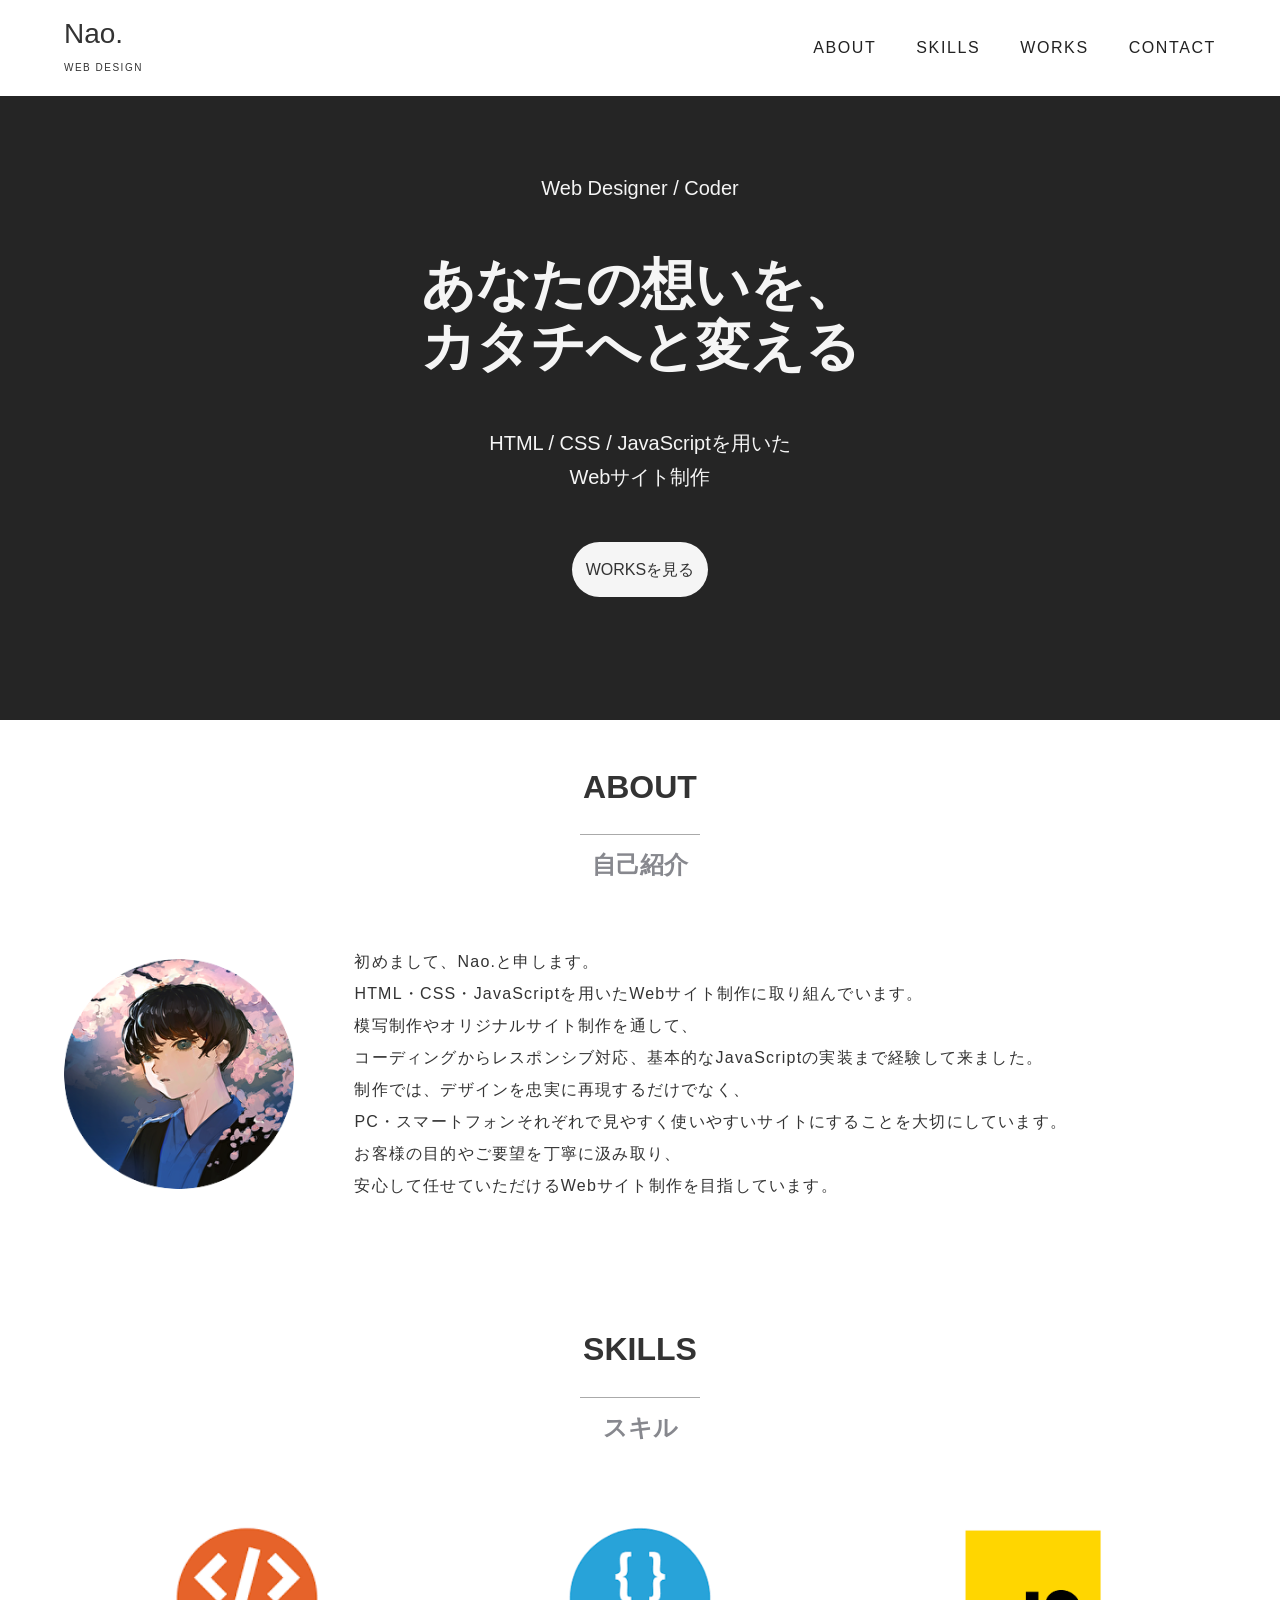
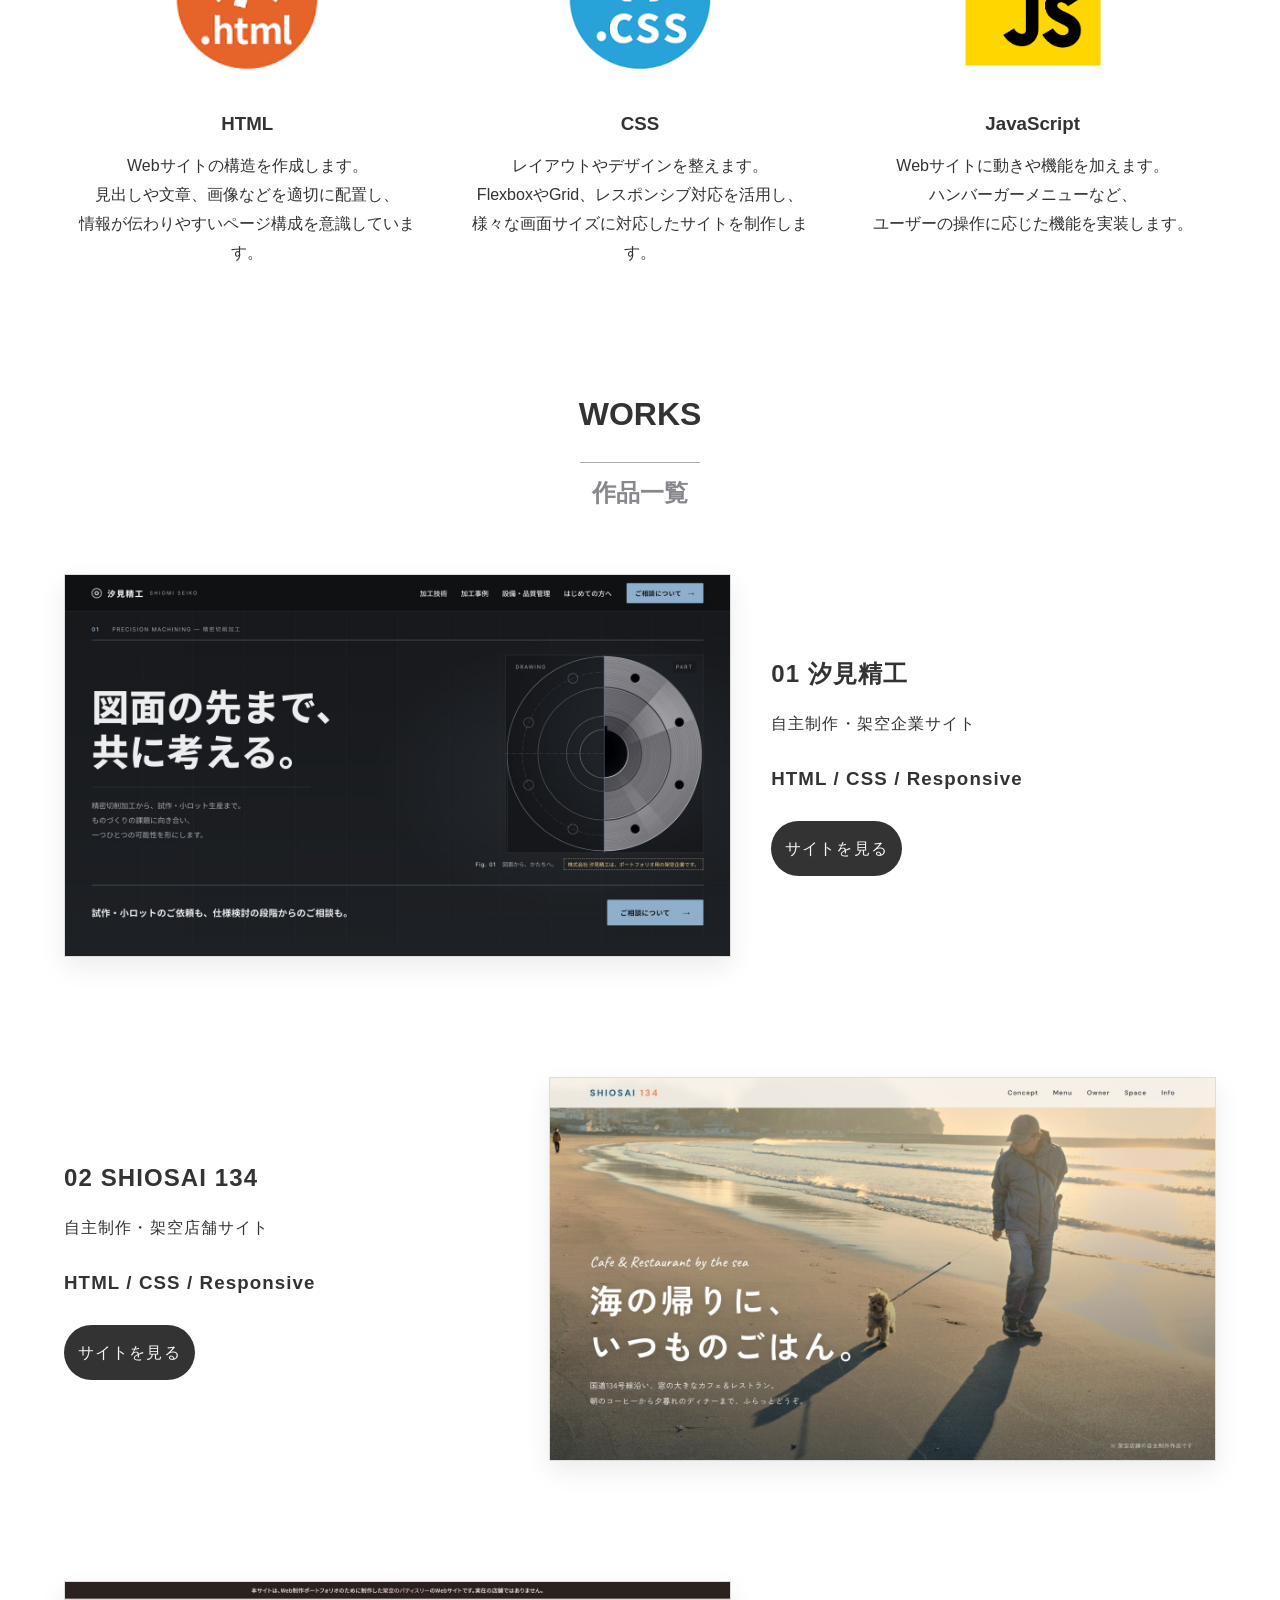
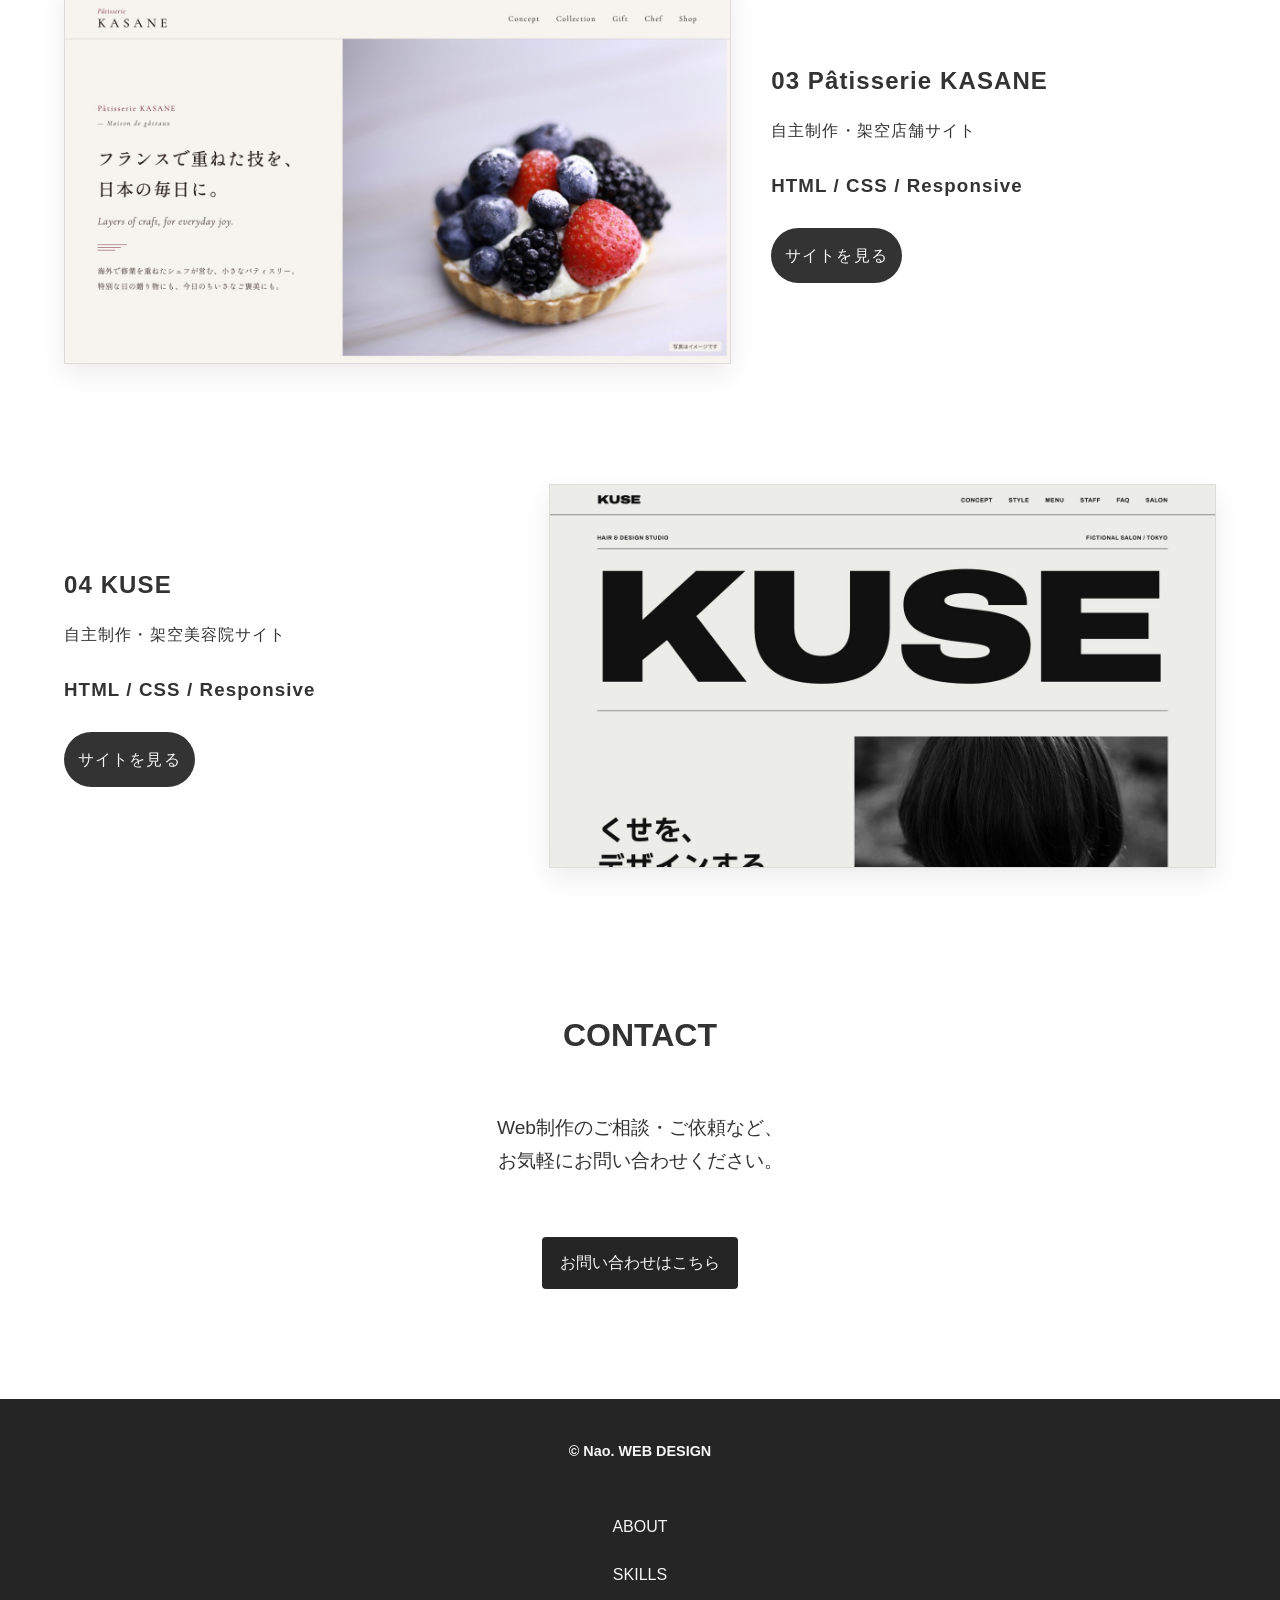
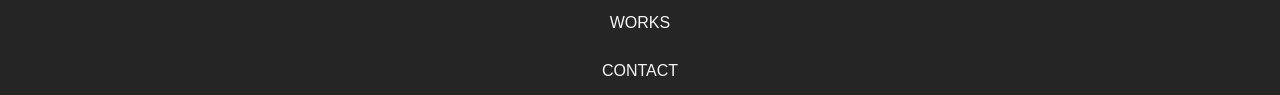
<file: index.html>
<!DOCTYPE html>
<html lang="ja">
<head>
    <meta charset="UTF-8">
    <meta name="viewport" content="width=device-width, initial-scale=1.0">
    <link rel="stylesheet" href="css/style.css"> 
    <title>Nao. WEB DESIGN</title>
</head>
<body>
    <header>
        <header id="header">
            <div class="container">
                <div class="header-logo">
                    <h1>Nao.<br>
                        <span>WEB DESIGN</span>
                    </h1>
                </div>

                <nav class="header-list">
                    <ul>
                        <li class="header-item">
                         <a href="#about">ABOUT</a>
                        </li>

                        <li class="header-item">
                         <a href="#skills">SKILLS</a>
                        </li>

                        <li class="header-item">
                         <a href="#works">WORKS</a>
                        </li>

                        <li class="header-item">
                         <a href="#contact">CONTACT</a>
                        </li>
                    </ul>

                </nav>

                    <button class="menu-btn">
                        <span></span>
                        <span></span>
                        <span></span>
                    </button>

                    <nav class="nav">
                        <a href="#about">ABOUT</a>
                        <a href="#skills">SKILLS</a>
                        <a href="#works">WORKS</a>
                        <a href="#contact">CONTACT</a>
                    </nav>
            </div>
        </header>
    </header>
    <main>
        <section id="hero">
            <div class="container">
                <div class="hero-text">
                    <p>Web Designer / Coder</p>
                    <h2>あなたの想いを、<br>
                        カタチへと変える
                    </h2>
                    <p>HTML / CSS / JavaScriptを用いた<br>
                    Webサイト制作</p>
                </div>

                <a class="hero-btn" href="#works" alt="worksを見る">WORKSを見る</a>
            </div>
        </section>

        <section id="about">
            <div class="container">
                    <h2 class="section-title">
                        ABOUT<br>
                        <span>自己紹介</span>
                    </h2>
                <div class="about-container">

                    <img class="about-img" src="images/IMG_0312.PNG" alt="#"></img>

                    <div class="about-text">
                        <p>
                            初めまして、Nao.と申します。<br>

                            HTML・CSS・JavaScriptを用いたWebサイト制作に取り組んでいます。<br>

                            模写制作やオリジナルサイト制作を通して、<br>
                            コーディングからレスポンシブ対応、基本的なJavaScriptの実装まで経験して来ました。<br>

                            制作では、デザインを忠実に再現するだけでなく、<br>
                            PC・スマートフォンそれぞれで見やすく使いやすいサイトにすることを大切にしています。<br>

                            お客様の目的やご要望を丁寧に汲み取り、<br>
                            安心して任せていただけるWebサイト制作を目指しています。
                        </p>
                    </div>
                </div>
            </div>
        </section>

        <section id="skills">
            <div class="container">
                    <h2 class="section-title">
                        SKILLS<br>
                        <span>スキル</span>
                    </h2>

                <div class="skills-container">
                    <div class="skills-card">
                        <img class="card-img" src="images/HTML-icon.png" alt="html"></img>
                        <h3>HTML</h3>
                        <p>
                            Webサイトの構造を作成します。<br>
                            見出しや文章、画像などを適切に配置し、<br>
                            情報が伝わりやすいページ構成を意識しています。
                        </p>
                    </div>

                    <div class="skills-card">
                        <img class="card-img" src="images/css-icon.png" alt="css"></img>
                        <h3>CSS</h3>
                        <p>
                            レイアウトやデザインを整えます。<br>
                            FlexboxやGrid、レスポンシブ対応を活用し、<br>
                            様々な画面サイズに対応したサイトを制作します。
                        </p>
                    </div>

                    <div class="skills-card">
                        <img class="card-img" src="images/js-icon.png" alt="js"></img>
                        <h3>JavaScript</h3>
                        <p>
                            Webサイトに動きや機能を加えます。<br>
                            ハンバーガーメニューなど、<br>
                            ユーザーの操作に応じた機能を実装します。
                        </p>
                    </div>
                </div>
            </div>
        </section>

        <section id="works">
            <div class="container">
                    <h2 class="section-title">
                        WORKS<br>
                        <span>作品一覧</span>
                    </h2>
                <div class="works-container">
                    <div class="works-item">

                        <a href="works/01-manufacturing/"
                        target="_blank"
                        rel="noopener noreferrer">
                         <img class="works-image" src="images/thumb-01-manufacturing.jpg" alt="汐見精工（架空企業サイト）のトップページ"></img>
                        </a>

                        <div class="works-text">
                            <h2>01 汐見精工</h2>
                            <p>自主制作・架空企業サイト</p>
                            <h3>HTML / CSS / Responsive</h3>

                            <a class="works-btn" href="works/01-manufacturing/"
                            target="_blank"
                            rel="noopener noreferrer">
                                サイトを見る
                            </a>
                        </div>
                    </div>

                    <div class="works-item">

                        <div class="works-text">
                            <h2>02 SHIOSAI 134</h2>
                            <p>自主制作・架空店舗サイト</p>
                            <h3>HTML / CSS / Responsive</h3>

                            <a class="works-btn" href="works/02-cafe/"
                            target="_blank"
                            rel="noopener noreferrer">
                                サイトを見る
                            </a>
                        </div>

                        <a href="works/02-cafe/"
                        target="_blank"
                        rel="noopener noreferrer">
                         <img class="works-image" src="images/thumb-02-cafe.jpg" alt="SHIOSAI 134（架空店舗サイト）のトップページ"></img>
                        </a>

                    </div>

                    <div class="works-item">

                        <a href="works/03-patisserie/"
                        target="_blank"
                        rel="noopener noreferrer">
                         <img class="works-image" src="images/thumb-03-patisserie.jpg" alt="Pâtisserie KASANE（架空店舗サイト）のトップページ"></img>
                        </a>

                        <div class="works-text">
                            <h2>03 Pâtisserie KASANE</h2>
                            <p>自主制作・架空店舗サイト</p>
                            <h3>HTML / CSS / Responsive</h3>

                            <a class="works-btn" href="works/03-patisserie/"
                            target="_blank"
                            rel="noopener noreferrer">
                                サイトを見る
                            </a>
                        </div>
                    </div>

                    <div class="works-item">

                        <div class="works-text">
                            <h2>04 KUSE</h2>
                            <p>自主制作・架空美容院サイト</p>
                            <h3>HTML / CSS / Responsive</h3>

                            <a class="works-btn" href="works/04-hairsalon/"
                            target="_blank"
                            rel="noopener noreferrer">
                                サイトを見る
                            </a>   
                        </div>

                            <a href="works/04-hairsalon/"
                            target="_blank"
                            rel="noopener noreferrer">
                             <img class="works-image" src="images/thumb-04-hairsalon.jpg" alt="KUSE（架空美容院サイト）のトップページ"></img>
                            </a>
                    </div>
                </div>
            </div>
        </section>

        <section id="contact">
            <div class="container">
                <h2 class="section-title">
                    CONTACT
                </h2>

                <div class="contact-container">
                    <div class="contact-text">
                        <p>Web制作のご相談・ご依頼など、<br>
                            お気軽にお問い合わせください。</p>
                    </div>

                    <a class="contact-btn" href="mailto:peanutsn4o@gmail.com?subject=Webサイト制作についてのお問い合わせ">
                        お問い合わせはこちら
                    </a>
                </div>
            </div>
        </section>
    </main>
    <footer>
        <footer id="footer">
            <div class="container">
                <h3 class="footer-title">
                    © Nao.  WEB DESIGN
                </h3>

                <nav class="footer-list">
                    <ul class="footer">
                        <a href="#about">ABOUT</a>
                    </ul>

                    <ul class="footer">
                        <a href="#skills">SKILLS</a>
                    </ul>

                    <ul class="footer">
                        <a href="#works">WORKS</a>
                    </ul>

                    <ul class="footer">
                        <a href="#contact">CONTACT</a>
                    </ul>
                </nav>
            </div>
        </footer>
    </footer>

    <script src="js/script.js"></script>
</body>
</html>
</file>
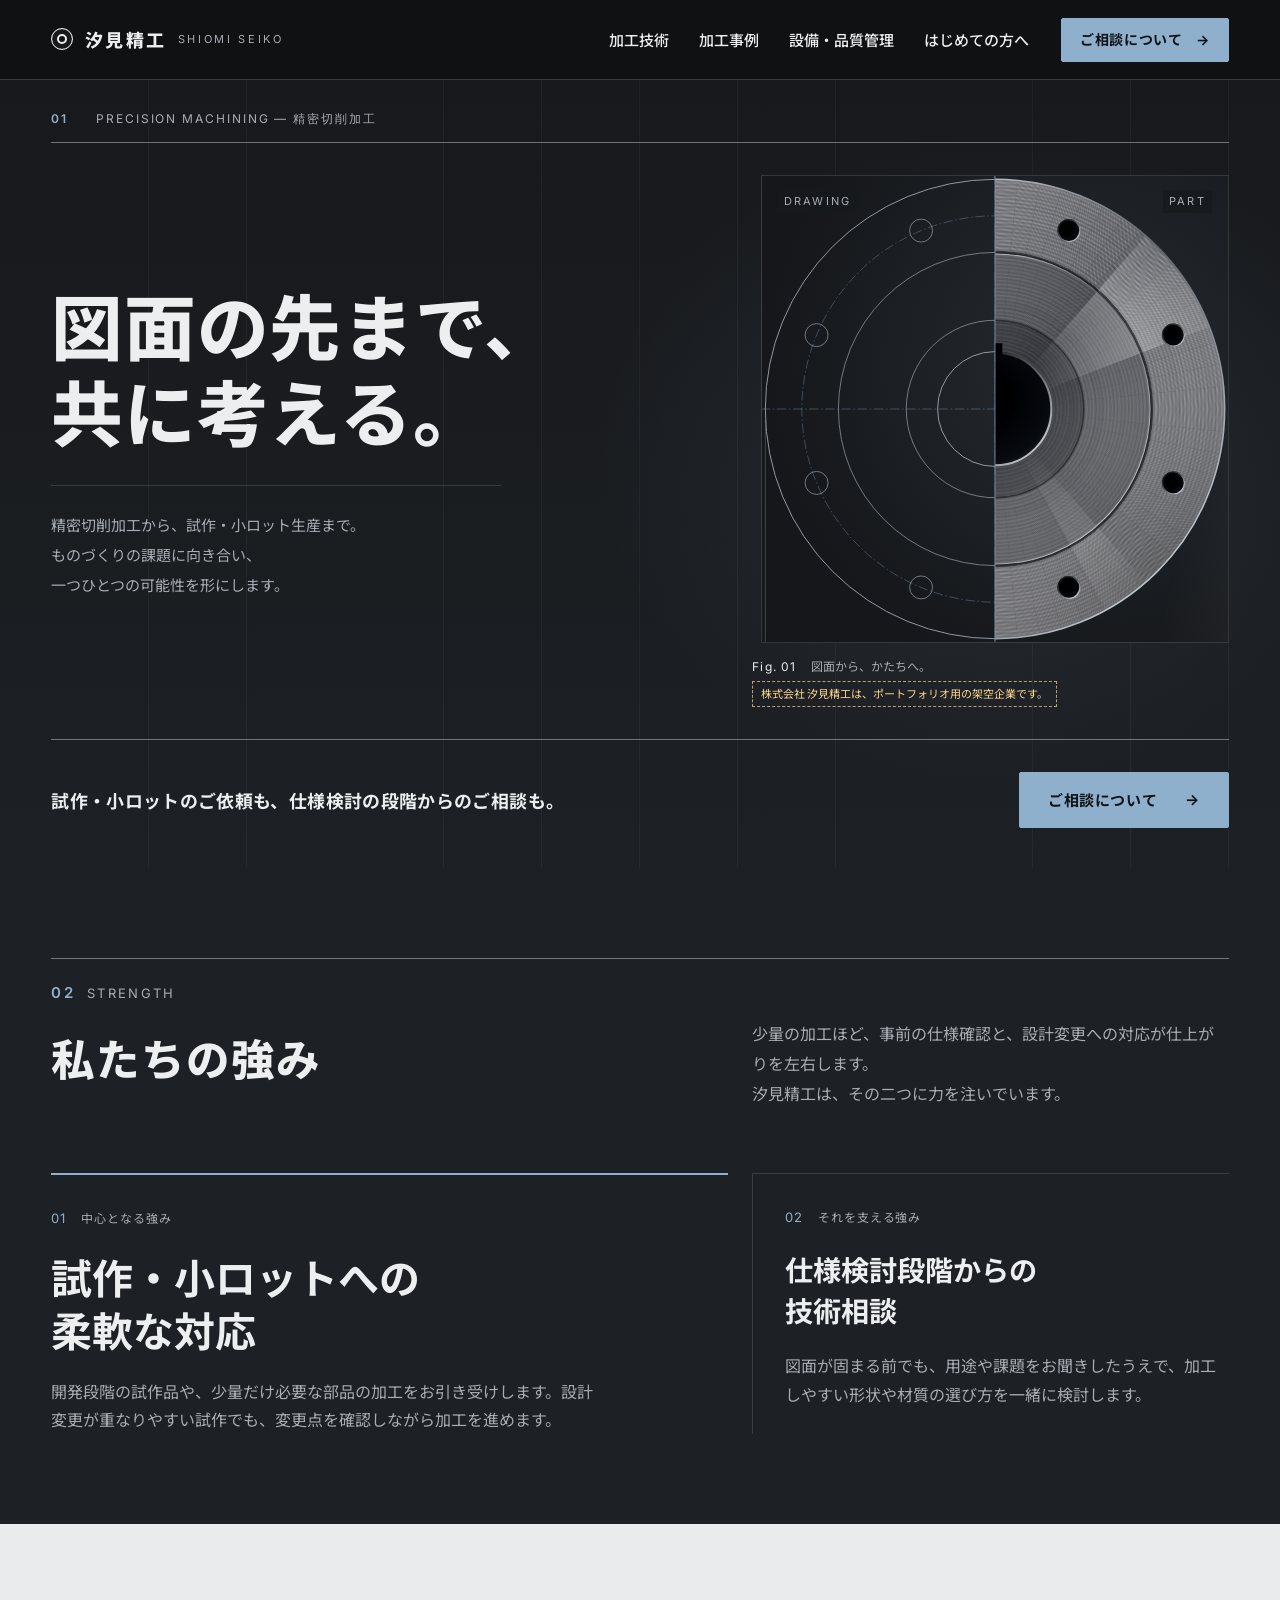
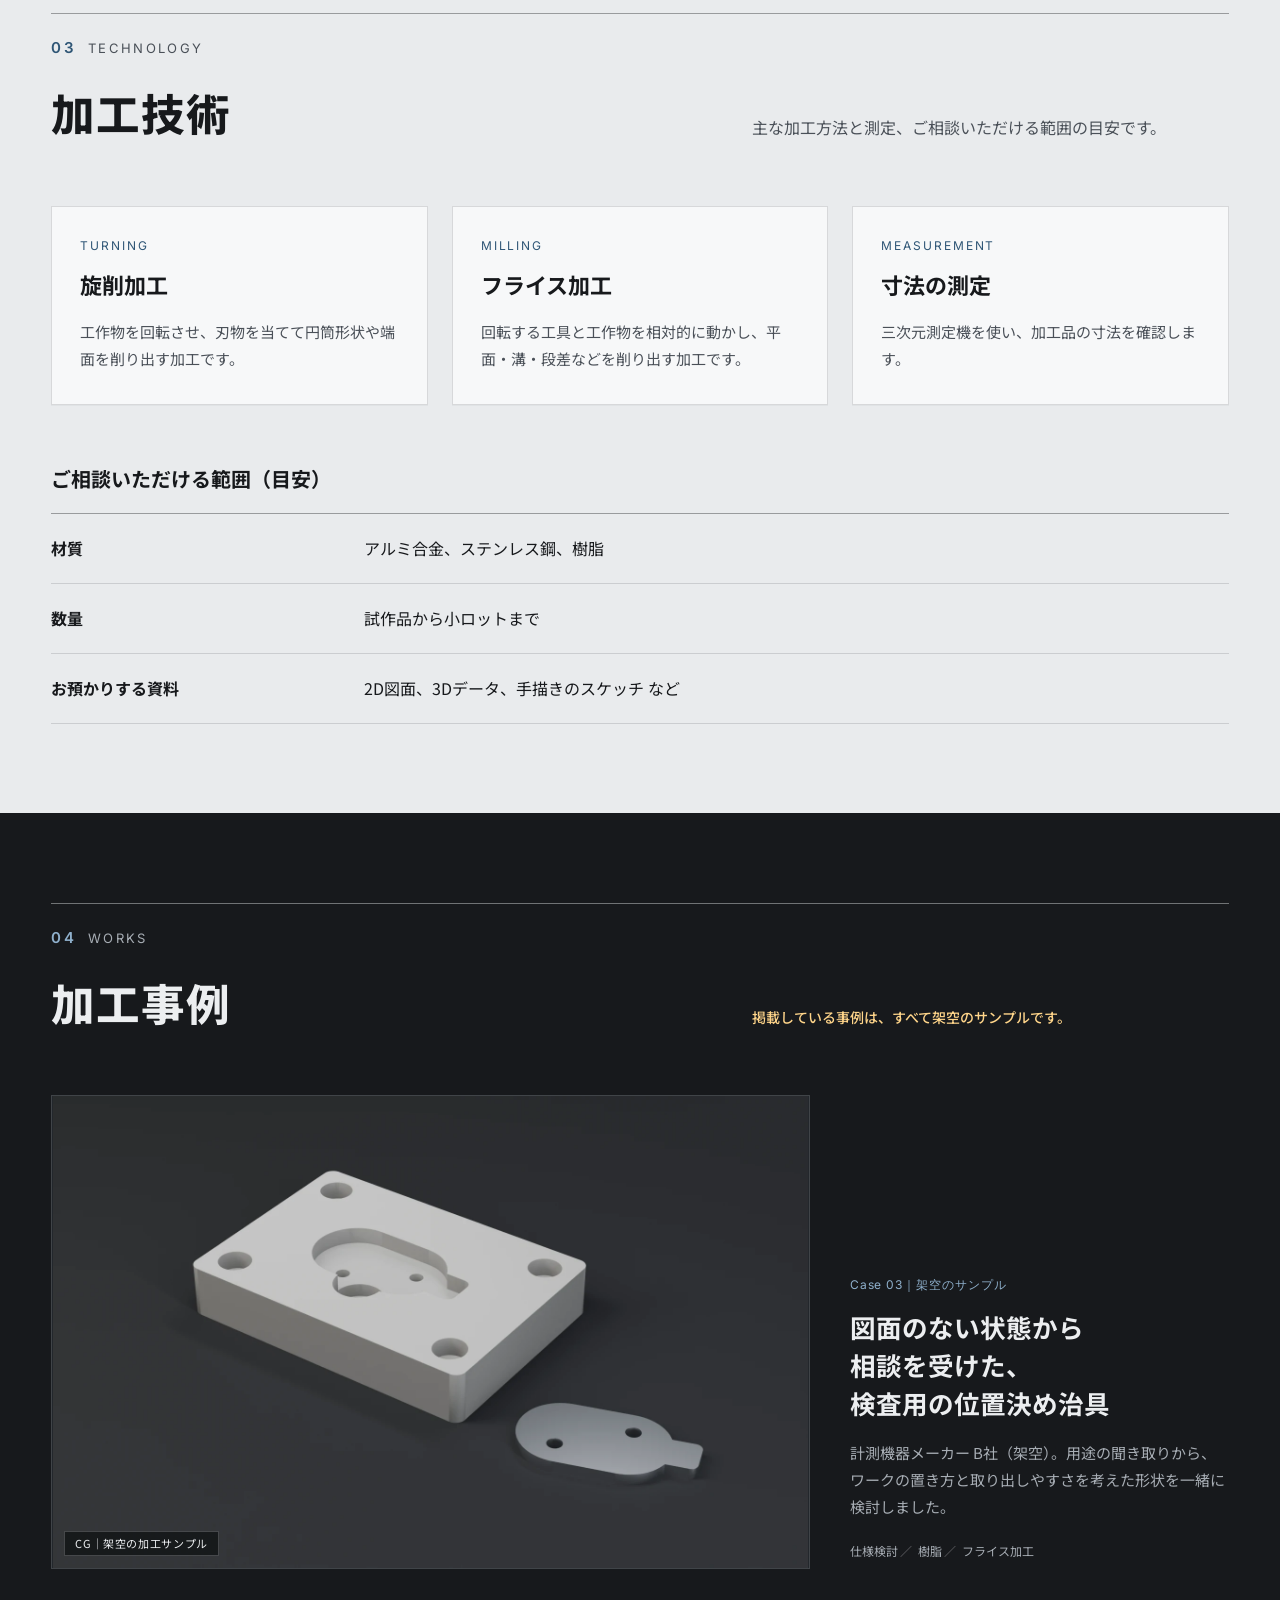
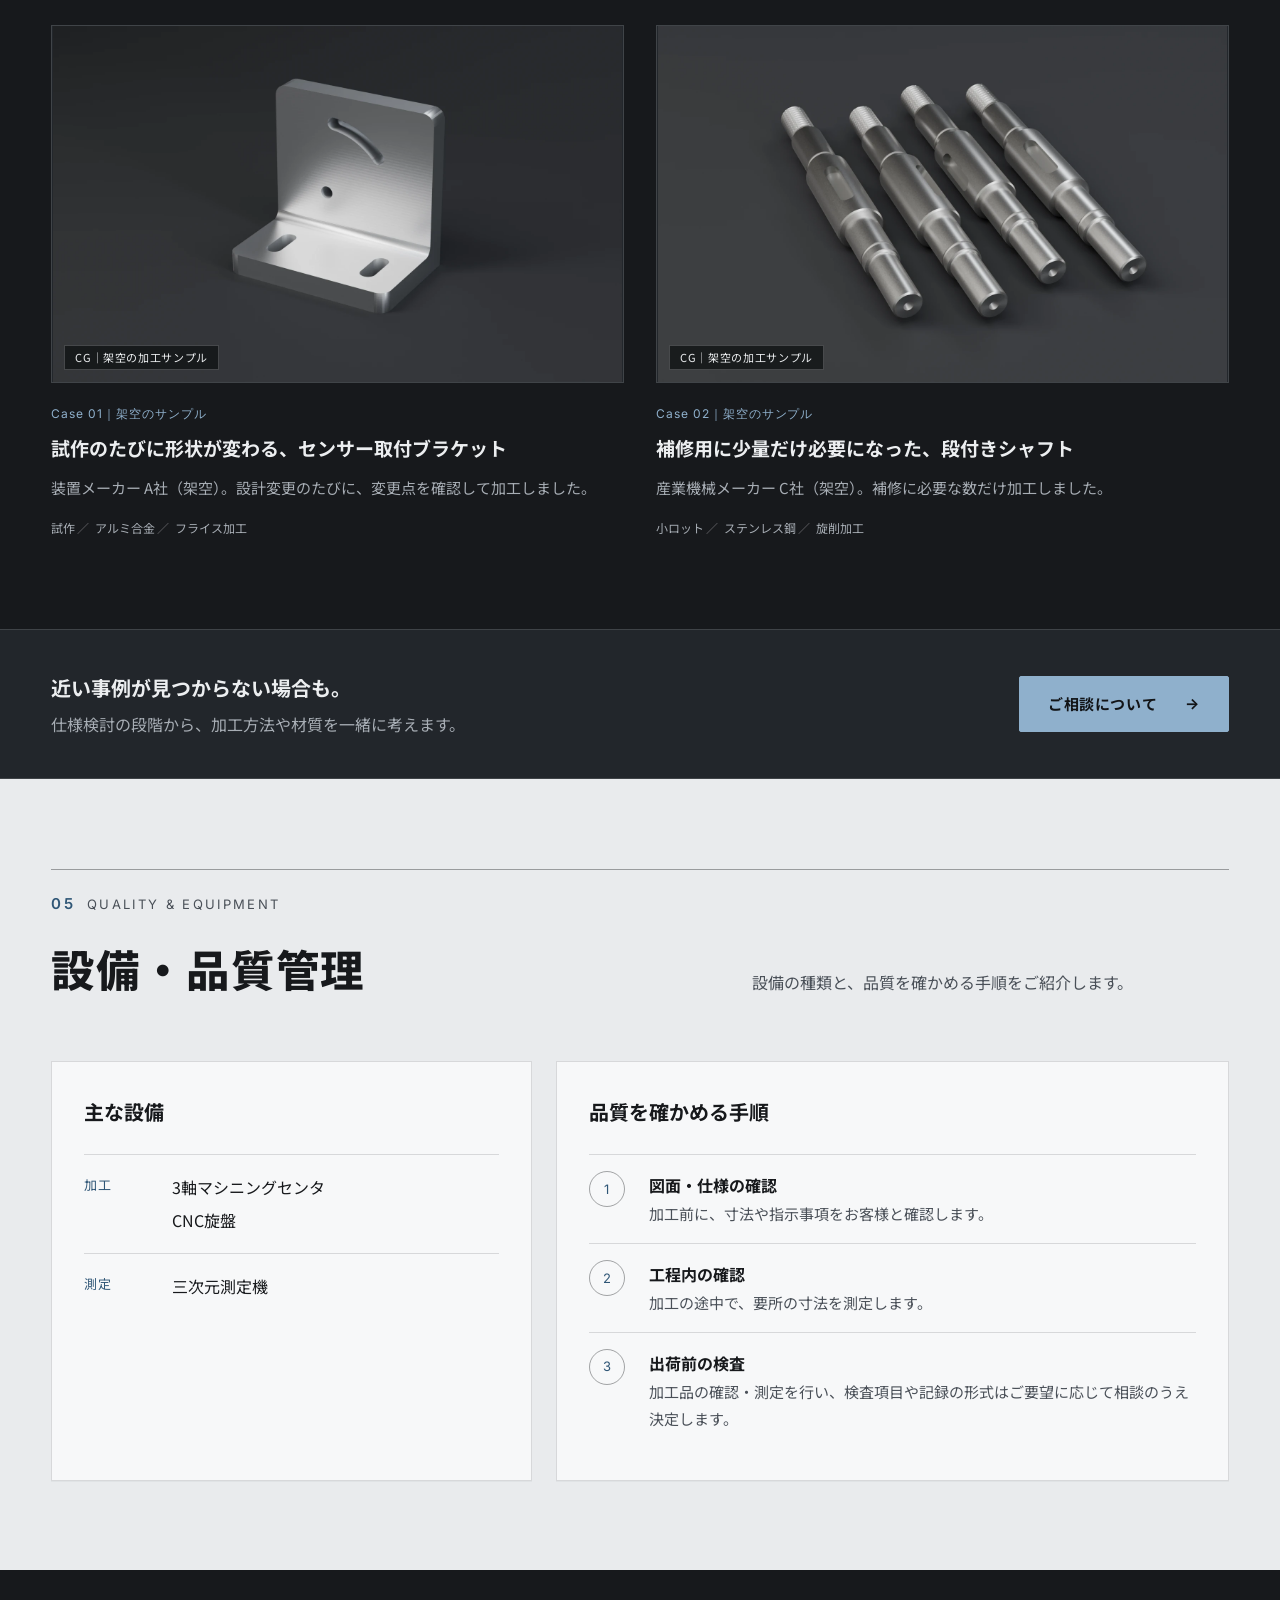
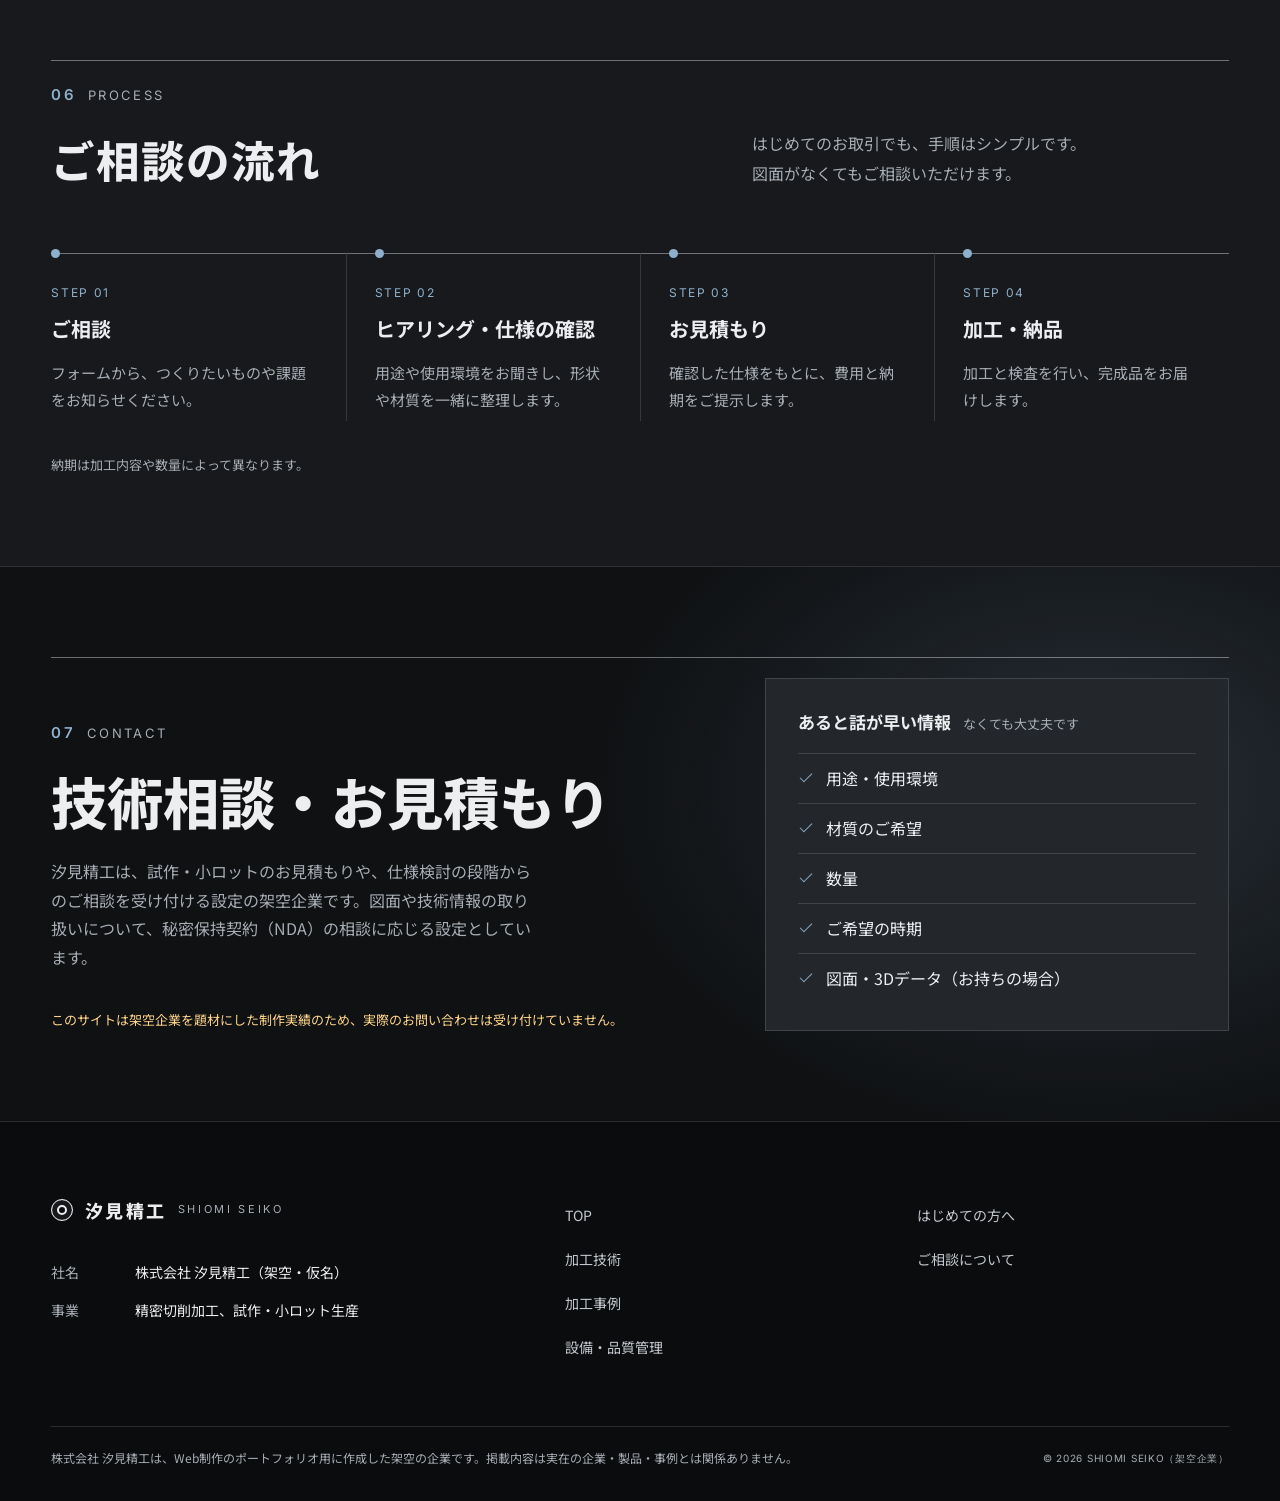
<file: 01-manufacturing/index.html>
<!doctype html>
<html lang="ja">
<head>
  <meta charset="utf-8">
  <meta name="viewport" content="width=device-width, initial-scale=1">
  <title>汐見精工（架空企業）｜Web制作ポートフォリオ作品</title>
  <meta name="description" content="Web制作のポートフォリオ用に制作した、架空の精密切削加工メーカー「汐見精工」の1ページサイト。実在の企業ではありません。">
  <meta name="robots" content="noindex, nofollow">
  <link rel="preconnect" href="https://fonts.googleapis.com">
  <link rel="preconnect" href="https://fonts.gstatic.com" crossorigin>
  <link rel="stylesheet" href="https://fonts.googleapis.com/css2?family=Inter:wght@400;500;600&family=Noto+Sans+JP:wght@400;500;700;800&display=swap">
  <link rel="stylesheet" href="css/style.css">
</head>
<body>
  <a class="skip" href="#main">本文へ移動</a>

  <header class="header">
    <a class="logo" href="#top" aria-label="汐見精工（架空企業・仮名） トップ">
      <span class="logo__mark" aria-hidden="true"></span>
      <span class="logo__ja">汐見精工</span>
      <span class="logo__en">SHIOMI SEIKO</span>
    </a>
    <nav class="nav" aria-label="グローバルナビゲーション">
      <ul>
        <li><a href="#technology">加工技術</a></li>
        <li><a href="#works">加工事例</a></li>
        <li><a href="#quality">設備・品質管理</a></li>
        <li><a href="#process">はじめての方へ</a></li>
      </ul>
      <a class="btn btn--cta btn--sm nav__cta" href="#contact">ご相談について<span class="btn__arrow" aria-hidden="true">→</span></a>
    </nav>
    <div class="header__sp">
      <a class="btn btn--cta btn--xs" href="#contact">相談について</a>
    </div>
  </header>

  <main id="main">
    <!-- 1. Hero -->
    <section class="hero" aria-labelledby="hero-title">
      <p class="hero__meta">
        <span class="hero__num">01</span>
        <span>Precision Machining — 精密切削加工</span>
      </p>

      <div class="hero__copy">
        <h1 class="hero__title" id="hero-title">図面の先まで、<br>共に考える。</h1>
        <p class="hero__lead">精密切削加工から、試作・小ロット生産まで。<br>ものづくりの課題に向き合い、<br>一つひとつの可能性を形にします。</p>
      </div>

      <figure class="hero__figure">
        <div class="hero__frame">
          <img src="images/hero-drawing-to-part.svg" alt="" width="1000" height="1000" fetchpriority="high">
          <span class="hero__label hero__label--l" aria-hidden="true">Drawing</span>
          <span class="hero__label hero__label--r" aria-hidden="true">Part</span>
        </div>
        <figcaption>
          <span class="fig">Fig. 01</span>図面から、かたちへ。
          <em class="tag-asset">株式会社 汐見精工は、ポートフォリオ用の架空企業です。</em>
        </figcaption>
      </figure>

      <div class="hero__cta">
        <p class="hero__cta-text"><strong>試作・小ロットのご依頼も、</strong><br class="sp-only"><strong>仕様検討の段階からのご相談も。</strong></p>
        <a class="btn btn--cta" href="#contact">ご相談について<span class="btn__arrow" aria-hidden="true">→</span></a>
      </div>
    </section>

    <!-- 2. Strength -->
    <section class="section section--alt" id="strength" aria-labelledby="strength-title">
      <header class="sec-head">
        <p class="sec-head__label"><span>02</span>Strength</p>
        <h2 class="sec-head__title" id="strength-title">私たちの強み</h2>
        <p class="sec-head__intro">少量の加工ほど、事前の仕様確認と、設計変更への対応が仕上がりを左右します。<br class="pc-only">汐見精工は、その二つに力を注いでいます。</p>
      </header>

      <div class="strength">
        <article class="strength__item strength__item--main">
          <p class="strength__no">01<span>中心となる強み</span></p>
          <h3 class="strength__title">試作・小ロットへの<br>柔軟な対応</h3>
          <p>開発段階の試作品や、少量だけ必要な部品の加工をお引き受けします。設計変更が重なりやすい試作でも、変更点を確認しながら加工を進めます。</p>
        </article>
        <article class="strength__item">
          <p class="strength__no">02<span>それを支える強み</span></p>
          <h3 class="strength__title">仕様検討段階からの<br>技術相談</h3>
          <p>図面が固まる前でも、用途や課題をお聞きしたうえで、加工しやすい形状や材質の選び方を一緒に検討します。</p>
        </article>
      </div>
    </section>

    <!-- 3. Technology -->
    <section class="section section--light" id="technology" aria-labelledby="technology-title">
      <header class="sec-head">
        <p class="sec-head__label"><span>03</span>Technology</p>
        <h2 class="sec-head__title" id="technology-title">加工技術</h2>
        <p class="sec-head__intro">主な加工方法と測定、ご相談いただける範囲の目安です。</p>
      </header>

      <ul class="methods">
        <li class="method">
          <p class="method__en">Turning</p>
          <h3 class="method__title">旋削加工</h3>
          <p>工作物を回転させ、刃物を当てて円筒形状や端面を削り出す加工です。</p>
        </li>
        <li class="method">
          <p class="method__en">Milling</p>
          <h3 class="method__title">フライス加工</h3>
          <p>回転する工具と工作物を相対的に動かし、平面・溝・段差などを削り出す加工です。</p>
        </li>
        <li class="method">
          <p class="method__en">Measurement</p>
          <h3 class="method__title">寸法の測定</h3>
          <p>三次元測定機を使い、加工品の寸法を確認します。</p>
        </li>
      </ul>

      <div class="spec">
        <div class="spec__head">
          <h3 class="spec__title">ご相談いただける範囲（目安）</h3>
        </div>
        <dl class="spec__list">
          <div class="spec__row">
            <dt>材質</dt>
            <dd>アルミ合金、ステンレス鋼、樹脂</dd>
          </div>
          <div class="spec__row">
            <dt>数量</dt>
            <dd>試作品から小ロットまで</dd>
          </div>
          <div class="spec__row">
            <dt>お預かりする資料</dt>
            <dd>2D図面、3Dデータ、手描きのスケッチ など</dd>
          </div>
        </dl>
      </div>

    </section>

    <!-- 4. Works -->
    <section class="section" id="works" aria-labelledby="works-title">
      <header class="sec-head">
        <p class="sec-head__label"><span>04</span>Works</p>
        <h2 class="sec-head__title" id="works-title">加工事例</h2>
        <p class="sec-head__intro"><strong class="tag-fiction">掲載している事例は、すべて架空のサンプルです。</strong></p>
      </header>

      <article class="case case--feature">
        <div class="case__link">
          <figure class="case__media">
            <img src="images/case-03-jig.webp" width="1600" height="1000" loading="lazy" decoding="async"
                 alt="白い樹脂製の位置決め治具。ワークの形に合わせたくぼみ、取り出し用の切り欠き、位置決めピン穴、四隅の取付穴があり、横に架空のワークが置かれている（CG）">
            <figcaption class="cg-badge">CG｜架空の加工サンプル</figcaption>
          </figure>
          <div class="case__body">
            <p class="case__meta">Case 03｜架空のサンプル</p>
            <h3 class="case__title">図面のない状態から<br class="pc-only">相談を受けた、<br class="pc-only">検査用の位置決め治具</h3>
            <p class="case__text">計測機器メーカー B社（架空）。用途の聞き取りから、ワークの置き方と取り出しやすさを考えた形状を一緒に検討しました。</p>
            <ul class="case__tags"><li>仕様検討</li><li>樹脂</li><li>フライス加工</li></ul>
          </div>
        </div>
      </article>

      <ul class="cases cases--pair">
        <li class="case">
          <div class="case__link">
            <figure class="case__media">
              <img src="images/case-01-bracket.webp" width="1600" height="1000" loading="lazy" decoding="async"
                   alt="アルミ合金のL字型ブラケット。底板に長穴が2本、立ち上がりに回転軸の穴と円弧状の長穴がある（CG）">
              <figcaption class="cg-badge">CG｜架空の加工サンプル</figcaption>
            </figure>
            <p class="case__meta">Case 01｜架空のサンプル</p>
            <h3 class="case__title">試作のたびに形状が変わる、センサー取付ブラケット</h3>
            <p class="case__text">装置メーカー A社（架空）。設計変更のたびに、変更点を確認して加工しました。</p>
            <ul class="case__tags"><li>試作</li><li>アルミ合金</li><li>フライス加工</li></ul>
          </div>
        </li>
        <li class="case">
          <div class="case__link">
            <figure class="case__media">
              <img src="images/case-02-shaft.webp" width="1600" height="1000" loading="lazy" decoding="async"
                   alt="同じ形状のステンレス製段付きシャフトが4本並んでいる。端部のねじ、溝、キー溝、段差がある（CG）">
              <figcaption class="cg-badge">CG｜架空の加工サンプル</figcaption>
            </figure>
            <p class="case__meta">Case 02｜架空のサンプル</p>
            <h3 class="case__title">補修用に少量だけ必要になった、段付きシャフト</h3>
            <p class="case__text">産業機械メーカー C社（架空）。補修に必要な数だけ加工しました。</p>
            <ul class="case__tags"><li>小ロット</li><li>ステンレス鋼</li><li>旋削加工</li></ul>
          </div>
        </li>
      </ul>

    </section>

    <aside class="mid-cta" aria-label="ご相談の案内">
      <div class="mid-cta__inner">
        <p class="mid-cta__text"><span class="mid-cta__lead">近い事例が見つからない場合も。</span>仕様検討の段階から、加工方法や材質を一緒に考えます。</p>
        <a class="btn btn--cta" href="#contact">ご相談について<span class="btn__arrow" aria-hidden="true">→</span></a>
      </div>
    </aside>

    <!-- 5. Quality & Equipment -->
    <section class="section section--light" id="quality" aria-labelledby="quality-title">
      <header class="sec-head">
        <p class="sec-head__label"><span>05</span>Quality &amp; Equipment</p>
        <h2 class="sec-head__title" id="quality-title">設備・品質管理</h2>
        <p class="sec-head__intro">設備の種類と、品質を確かめる手順をご紹介します。</p>
      </header>

      <div class="qe">
        <div class="qe__col">
          <div class="qe__head">
            <h3 class="qe__title">主な設備</h3>
          </div>
          <dl class="equip">
            <div class="equip__group">
              <dt>加工</dt>
              <dd><ul><li>3軸マシニングセンタ</li><li>CNC旋盤</li></ul></dd>
            </div>
            <div class="equip__group">
              <dt>測定</dt>
              <dd><ul><li>三次元測定機</li></ul></dd>
            </div>
          </dl>
        </div>

        <div class="qe__col">
          <div class="qe__head">
            <h3 class="qe__title">品質を確かめる手順</h3>
          </div>
          <ol class="qflow">
            <li><span class="qflow__no">1</span><div><p class="qflow__title">図面・仕様の確認</p><p>加工前に、寸法や指示事項をお客様と確認します。</p></div></li>
            <li><span class="qflow__no">2</span><div><p class="qflow__title">工程内の確認</p><p>加工の途中で、要所の寸法を測定します。</p></div></li>
            <li><span class="qflow__no">3</span><div><p class="qflow__title">出荷前の検査</p><p>加工品の確認・測定を行い、検査項目や記録の形式はご要望に応じて相談のうえ決定します。</p></div></li>
          </ol>
        </div>
      </div>

    </section>

    <!-- 6. Process -->
    <section class="section" id="process" aria-labelledby="process-title">
      <header class="sec-head">
        <p class="sec-head__label"><span>06</span>Process</p>
        <h2 class="sec-head__title" id="process-title">ご相談の流れ</h2>
        <p class="sec-head__intro">はじめてのお取引でも、手順はシンプルです。<br>図面がなくてもご相談いただけます。</p>
      </header>

      <ol class="steps">
        <li class="step">
          <p class="step__no">Step 01</p>
          <h3 class="step__title">ご相談</h3>
          <p>フォームから、つくりたいものや課題をお知らせください。</p>
        </li>
        <li class="step">
          <p class="step__no">Step 02</p>
          <h3 class="step__title">ヒアリング・仕様の確認</h3>
          <p>用途や使用環境をお聞きし、形状や材質を一緒に整理します。</p>
        </li>
        <li class="step">
          <p class="step__no">Step 03</p>
          <h3 class="step__title">お見積もり</h3>
          <p>確認した仕様をもとに、費用と納期をご提示します。</p>
        </li>
        <li class="step">
          <p class="step__no">Step 04</p>
          <h3 class="step__title">加工・納品</h3>
          <p>加工と検査を行い、完成品をお届けします。</p>
        </li>
      </ol>
      <p class="steps__note">納期は加工内容や数量によって異なります。</p>

    </section>

    <!-- 7. Contact -->
    <section class="contact" id="contact" aria-labelledby="contact-title">
      <div class="contact__inner">
        <div class="contact__main">
          <p class="sec-head__label"><span>07</span>Contact</p>
          <h2 class="contact__title" id="contact-title">技術相談・お見積もり</h2>
          <p class="contact__lead">汐見精工は、試作・小ロットのお見積もりや、仕様検討の段階からのご相談を受け付ける設定の架空企業です。図面や技術情報の取り扱いについて、秘密保持契約（NDA）の相談に応じる設定としています。</p>
          <p class="contact__demo">このサイトは架空企業を題材にした制作実績のため、実際のお問い合わせは受け付けていません。</p>
        </div>
        <div class="contact__aside">
          <h3 class="contact__sub">あると話が早い情報<span>なくても大丈夫です</span></h3>
          <ul class="checklist">
            <li>用途・使用環境</li>
            <li>材質のご希望</li>
            <li>数量</li>
            <li>ご希望の時期</li>
            <li>図面・3Dデータ（お持ちの場合）</li>
          </ul>
        </div>
      </div>
    </section>
  </main>

  <!-- 8. Footer -->
  <footer class="footer" id="footer">
    <div class="footer__inner">
      <div class="footer__brand">
        <p class="logo">
          <span class="logo__mark" aria-hidden="true"></span>
          <span class="logo__ja">汐見精工</span>
          <span class="logo__en">SHIOMI SEIKO</span>
        </p>
        <dl class="footer__info">
          <div><dt>社名</dt><dd>株式会社 汐見精工（架空・仮名）</dd></div>
          <div><dt>事業</dt><dd>精密切削加工、試作・小ロット生産</dd></div>
        </dl>
      </div>
      <nav class="footer__nav" aria-label="フッターナビゲーション">
        <ul>
          <li><a href="#top">TOP</a></li>
          <li><a href="#technology">加工技術</a></li>
          <li><a href="#works">加工事例</a></li>
          <li><a href="#quality">設備・品質管理</a></li>
        </ul>
        <ul>
          <li><a href="#process">はじめての方へ</a></li>
          <li><a href="#contact">ご相談について</a></li>
        </ul>
      </nav>
    </div>
    <div class="footer__bottom">
      <p>株式会社 汐見精工は、Web制作のポートフォリオ用に作成した架空の企業です。掲載内容は実在の企業・製品・事例とは関係ありません。</p>
      <p class="footer__copy"><small>© 2026 SHIOMI SEIKO（架空企業）</small></p>
    </div>
  </footer>
</body>
</html>
</file>
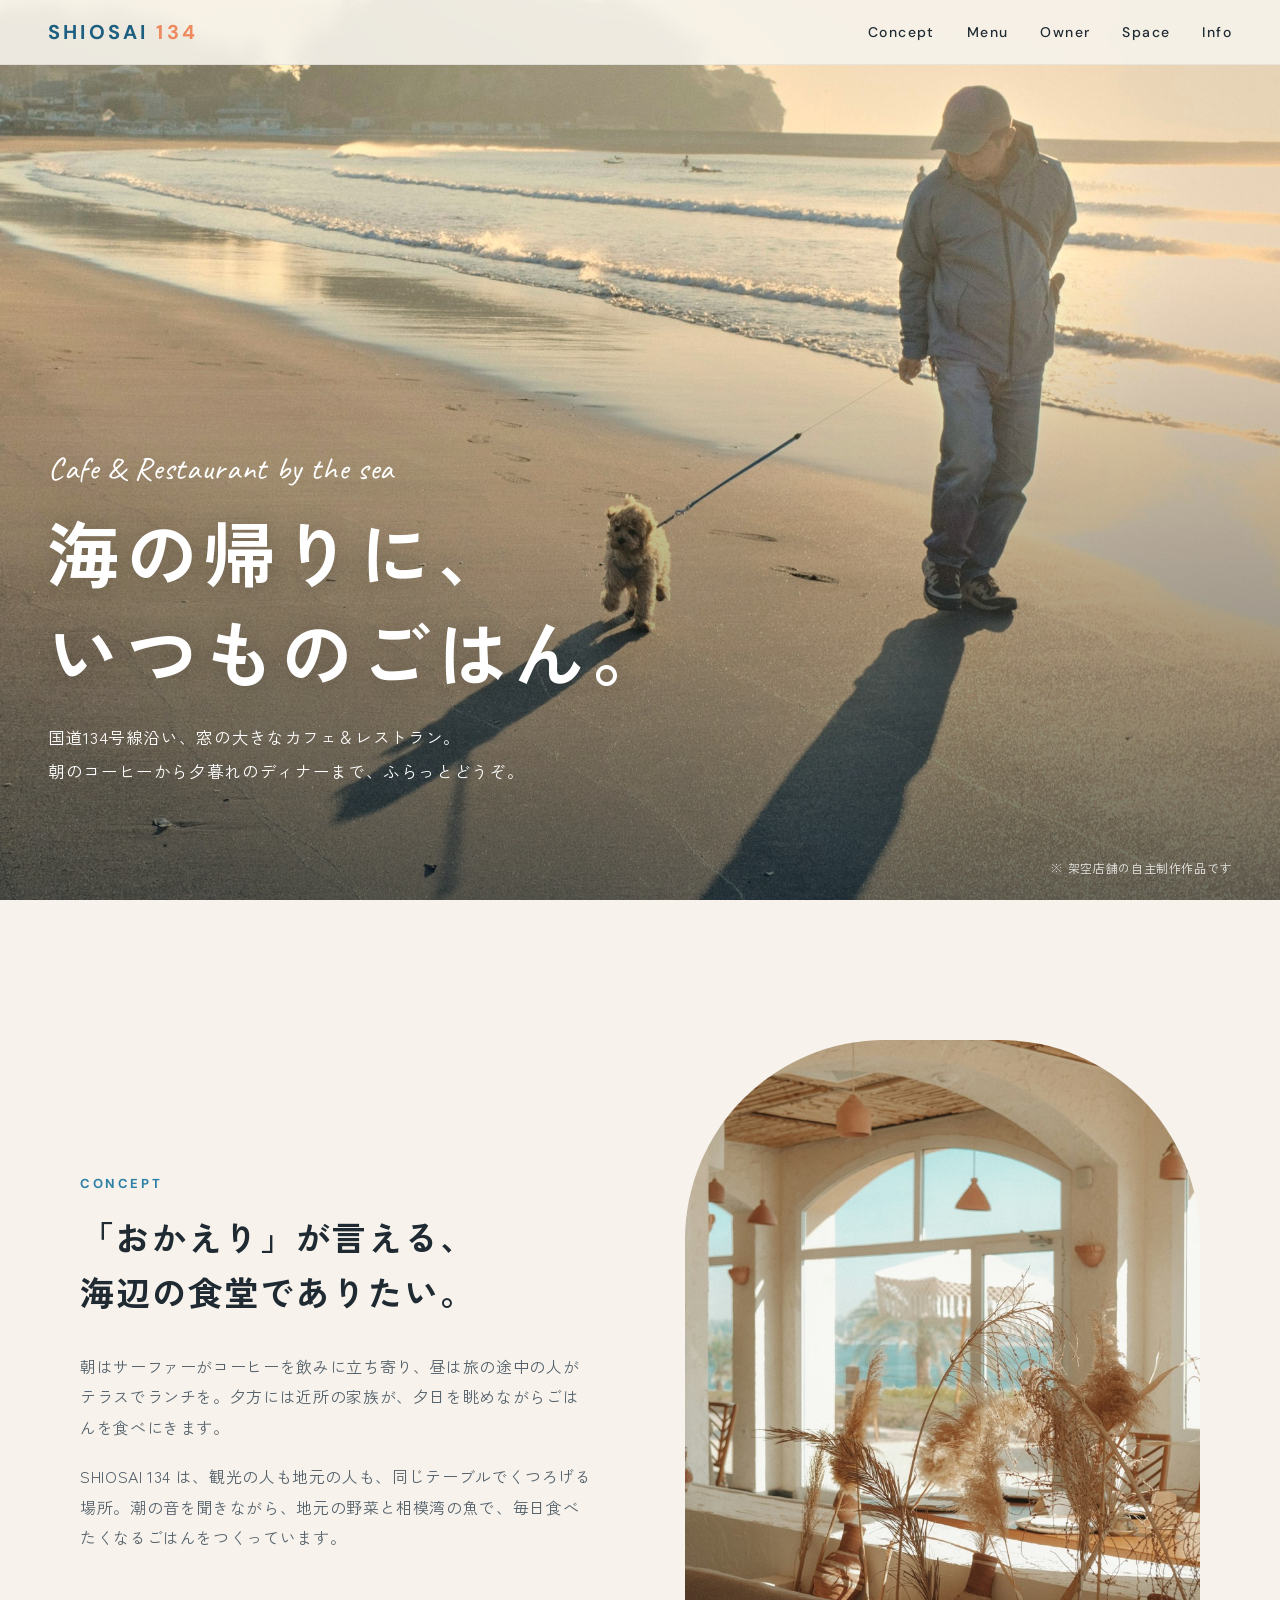
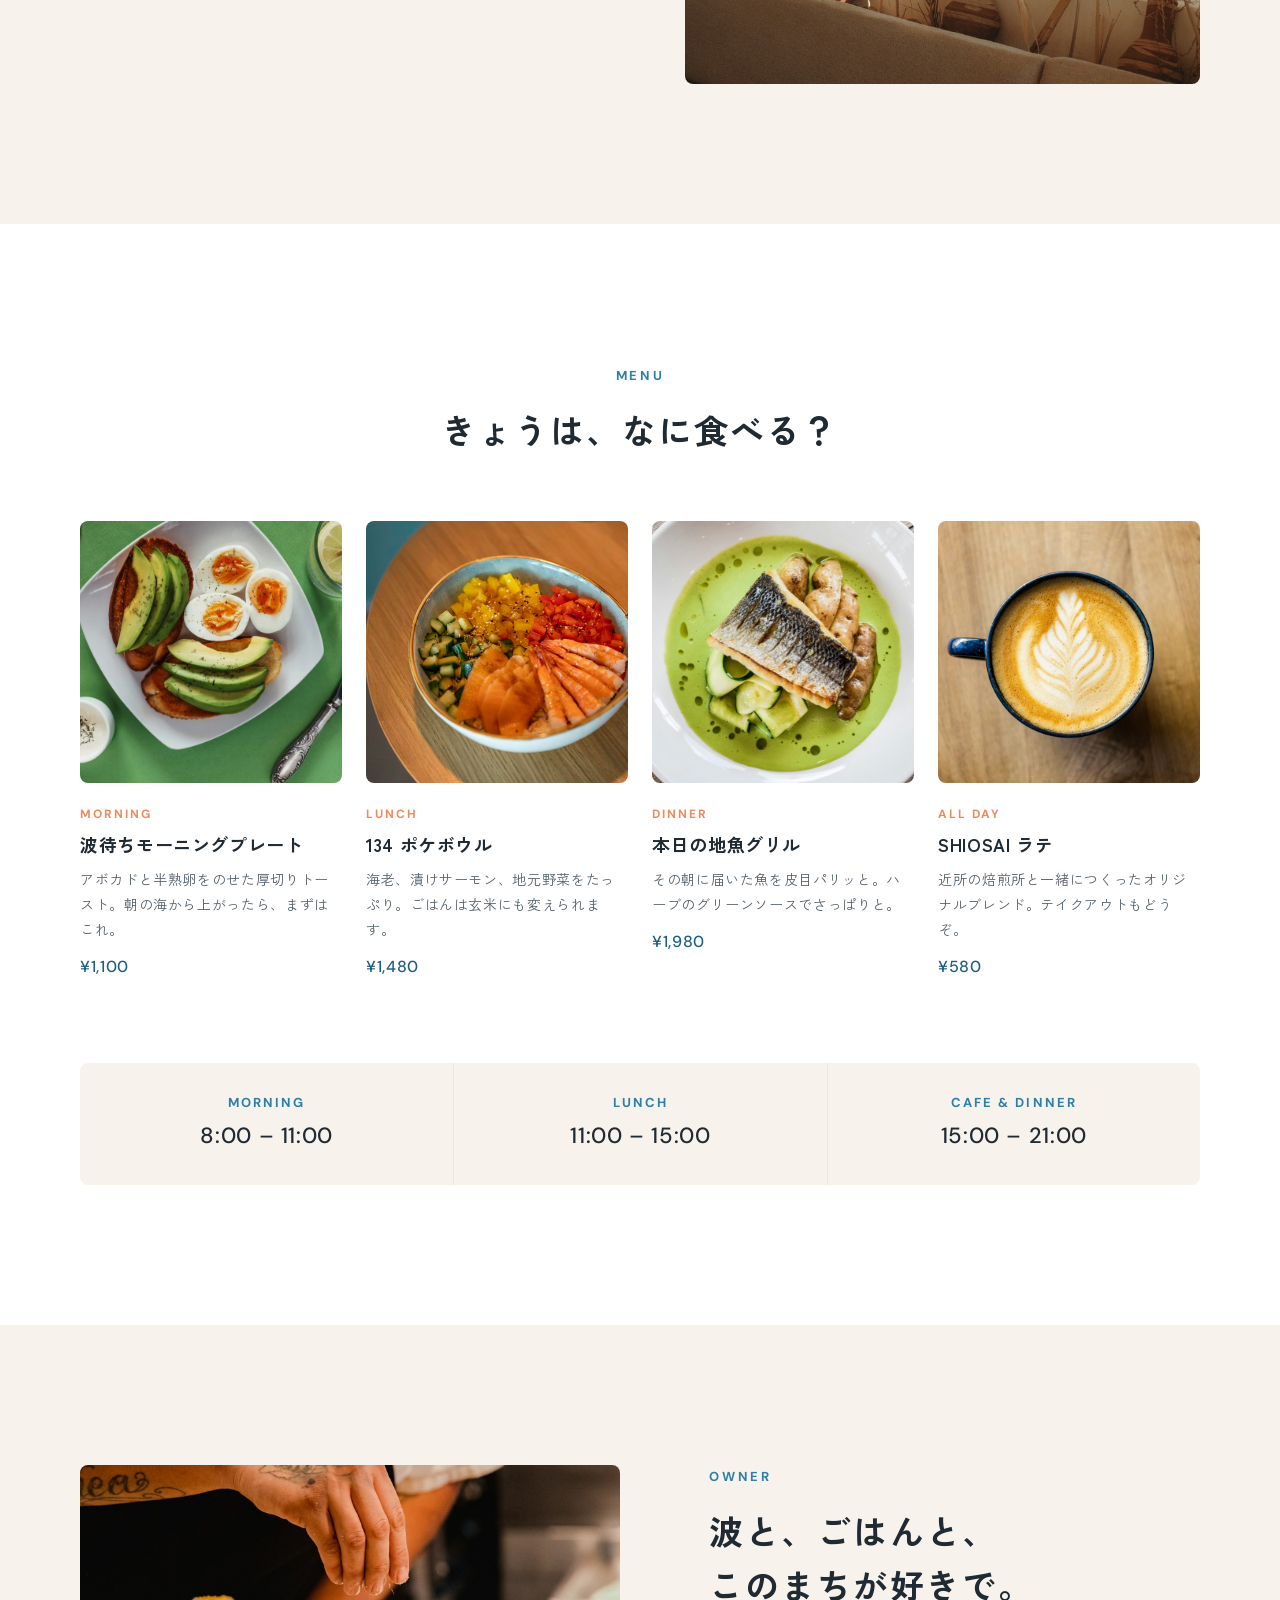
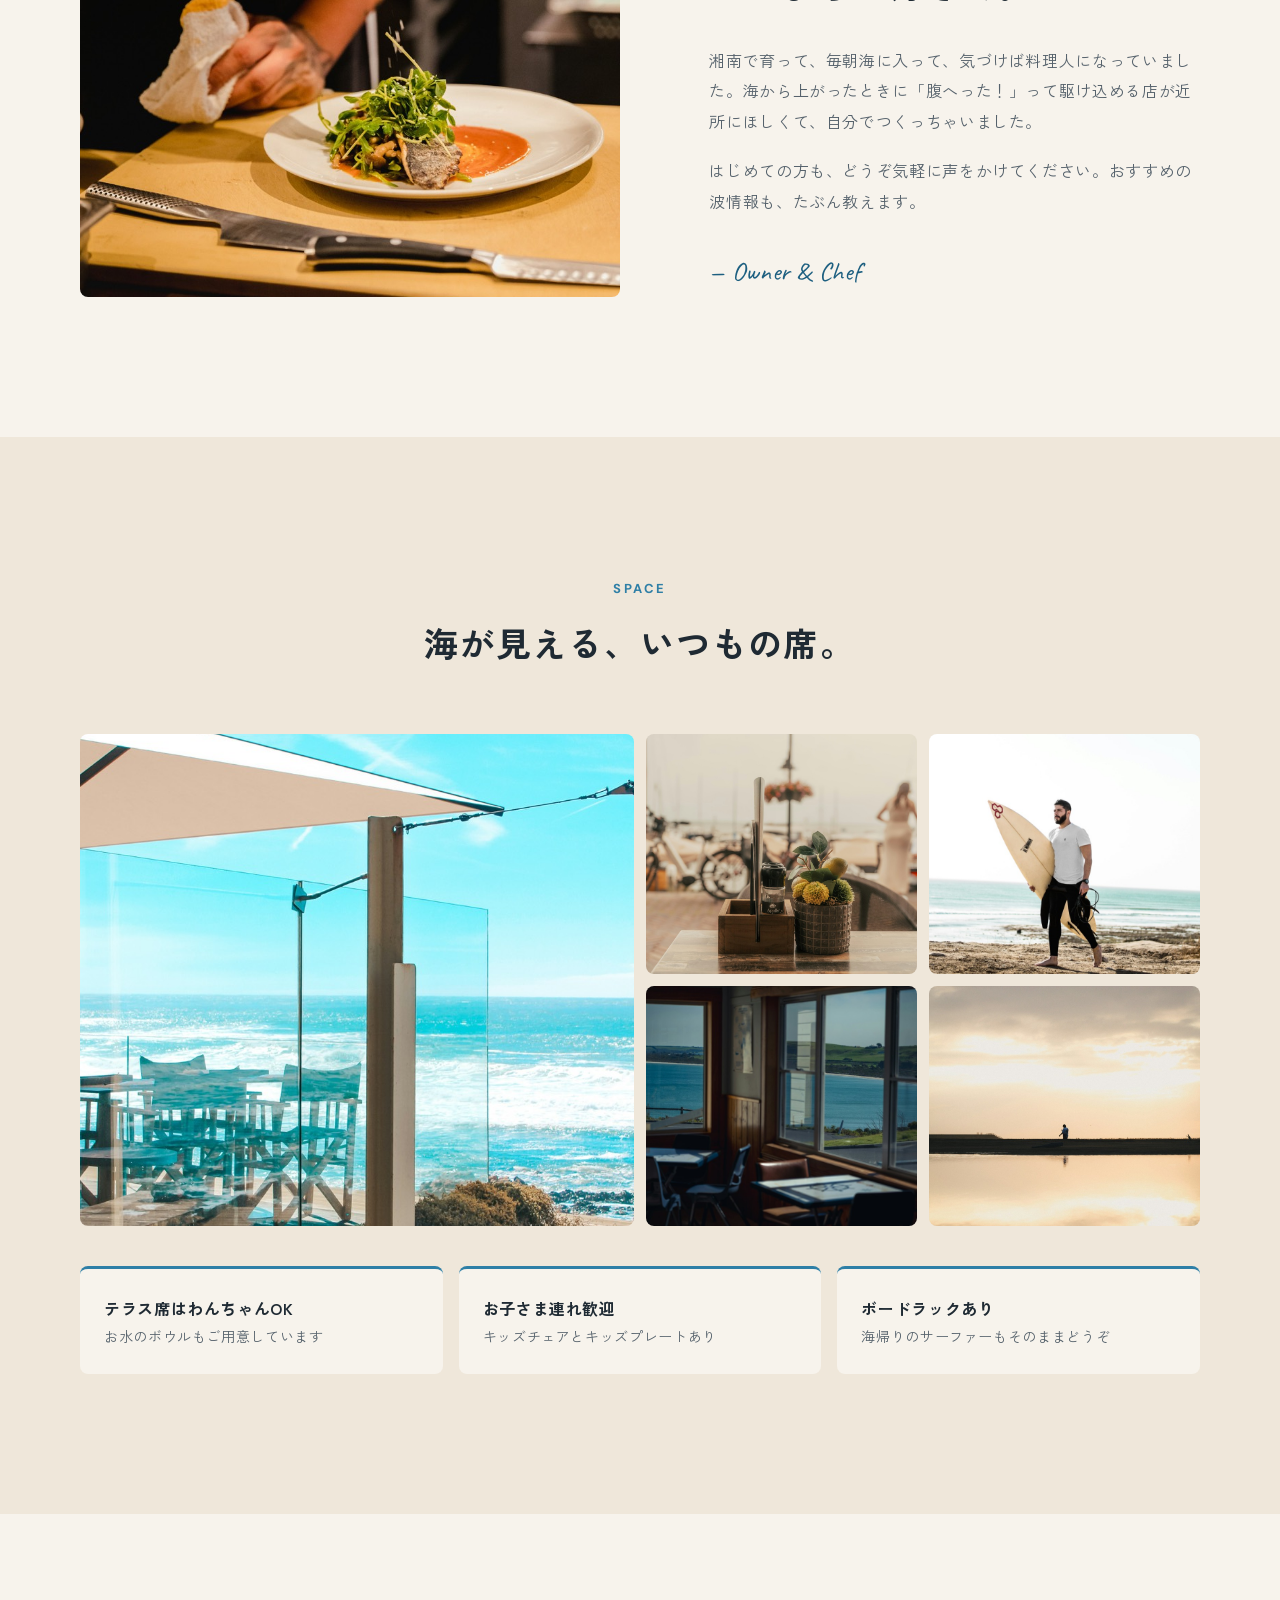
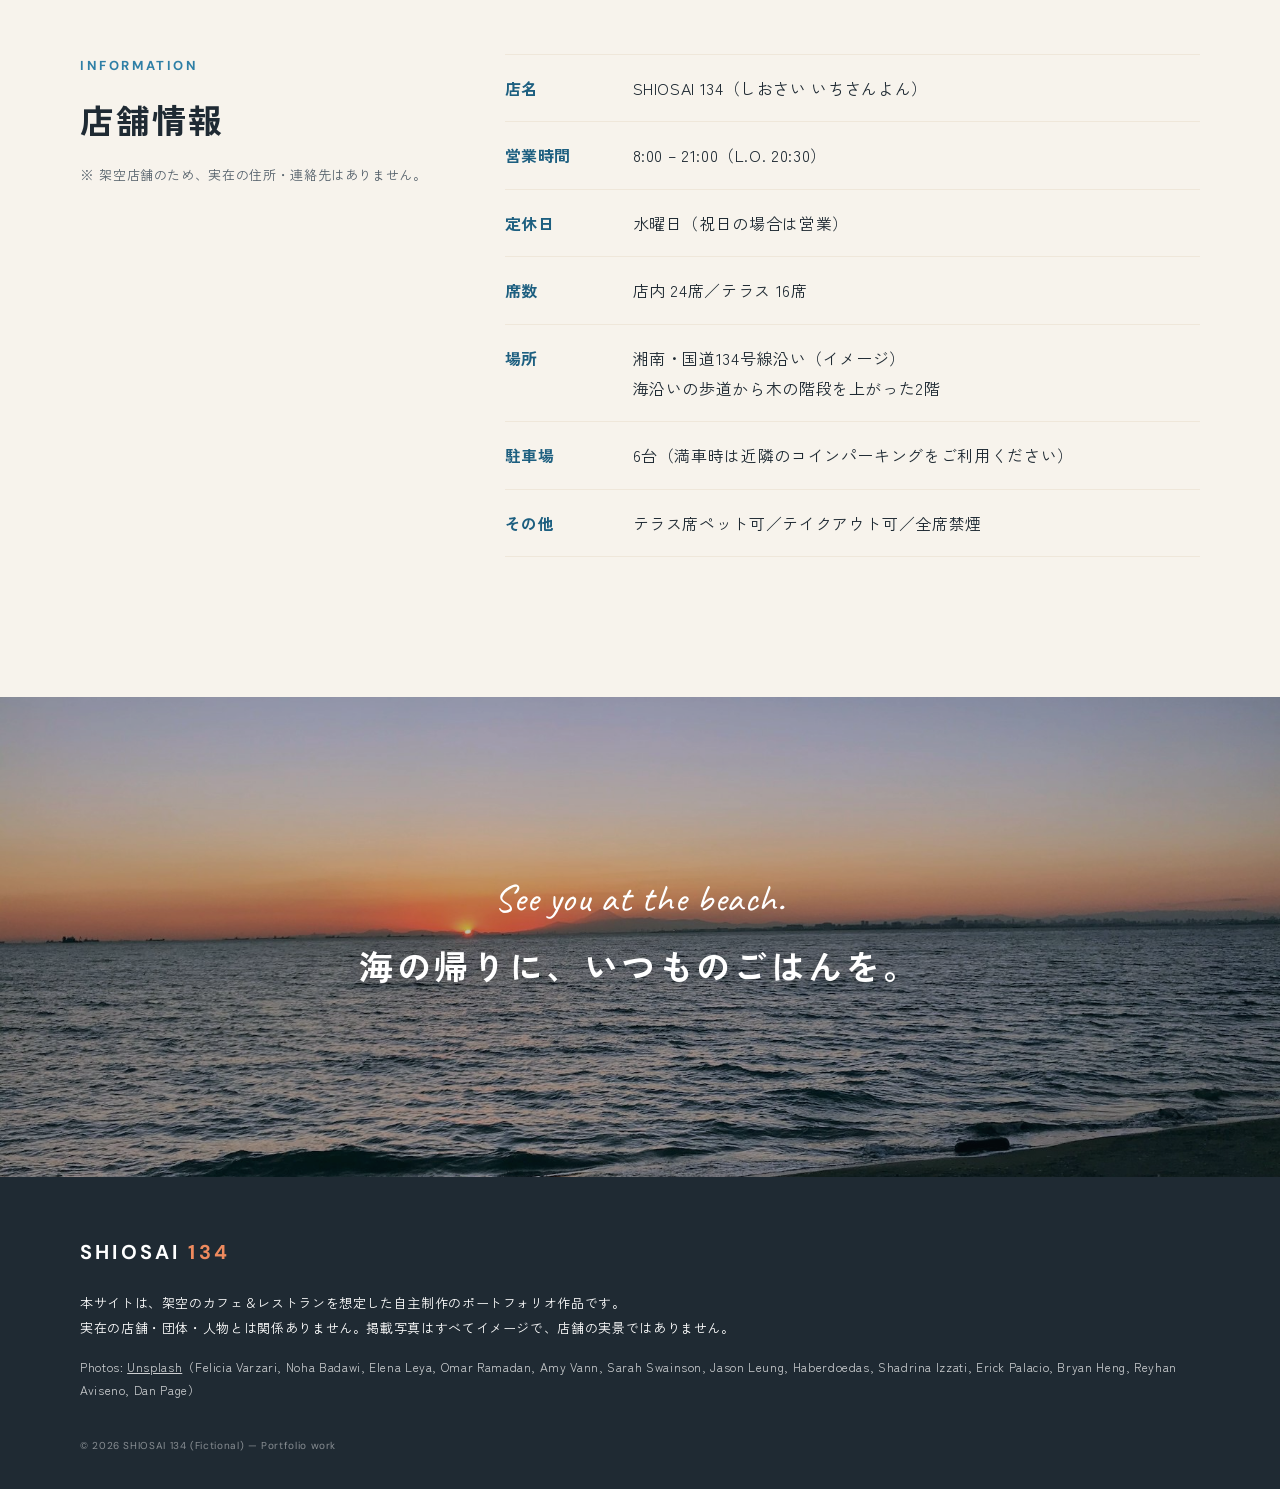
<file: 02-cafe/index.html>
<!DOCTYPE html>
<html lang="ja">
<head>
  <meta charset="UTF-8">
  <meta name="viewport" content="width=device-width, initial-scale=1">
  <title>SHIOSAI 134｜海の帰りに、いつものごはん。（架空店舗・ポートフォリオ作品）</title>
  <meta name="description" content="湘南・国道134号線沿いをイメージした架空のカフェ＆レストラン「SHIOSAI 134」のWebサイト。自主制作のポートフォリオ作品です。">
  <meta name="robots" content="noindex">
  <link rel="preconnect" href="https://fonts.googleapis.com">
  <link rel="preconnect" href="https://fonts.gstatic.com" crossorigin>
  <link href="https://fonts.googleapis.com/css2?family=Caveat:wght@500&family=DM+Sans:wght@400;500;700&family=Zen+Kaku+Gothic+New:wght@400;500;700&display=swap" rel="stylesheet">
  <link rel="stylesheet" href="css/style.css">
</head>
<body>

  <header class="header">
    <div class="header__inner">
      <a href="#top" class="logo" aria-label="SHIOSAI 134 トップへ">SHIOSAI<span>134</span></a>
      <nav class="nav" aria-label="ページ内リンク">
        <a href="#concept">Concept</a>
        <a href="#menu">Menu</a>
        <a href="#owner">Owner</a>
        <a href="#space">Space</a>
        <a href="#info">Info</a>
      </nav>
    </div>
  </header>

  <main id="top">

    <!-- Hero -->
    <section class="hero">
      <img class="hero__img" src="images/hero.jpg" alt="夕方の砂浜を犬と散歩する人" width="2400" height="1350" fetchpriority="high">
      <div class="hero__body">
        <p class="hero__en">Cafe &amp; Restaurant by the sea</p>
        <h1 class="hero__copy">海の帰りに、<br>いつものごはん。</h1>
        <p class="hero__lead">国道134号線沿い、窓の大きなカフェ＆レストラン。<br>朝のコーヒーから夕暮れのディナーまで、ふらっとどうぞ。</p>
      </div>
      <p class="hero__note">※ 架空店舗の自主制作作品です</p>
    </section>

    <!-- Concept -->
    <section class="concept section" id="concept">
      <div class="container concept__grid">
        <div class="concept__text">
          <p class="section__en">Concept</p>
          <h2 class="section__title">「おかえり」が言える、<br>海辺の食堂でありたい。</h2>
          <p>朝はサーファーがコーヒーを飲みに立ち寄り、昼は旅の途中の人がテラスでランチを。夕方には近所の家族が、夕日を眺めながらごはんを食べにきます。</p>
          <p>SHIOSAI 134 は、観光の人も地元の人も、同じテーブルでくつろげる場所。潮の音を聞きながら、地元の野菜と相模湾の魚で、毎日食べたくなるごはんをつくっています。</p>
        </div>
        <figure class="concept__photo">
          <img src="images/concept.jpg" alt="窓から光が差し込む明るい店内" width="800" height="1200" loading="lazy">
        </figure>
      </div>
    </section>

    <!-- Menu -->
    <section class="menu section" id="menu">
      <div class="container">
        <div class="section__head">
          <p class="section__en">Menu</p>
          <h2 class="section__title">きょうは、なに食べる？</h2>
        </div>

        <ul class="menu__list">
          <li class="menu__item">
            <img src="images/menu-morning.jpg" alt="アボカドとゆで卵のトーストプレート" width="1000" height="666" loading="lazy">
            <div class="menu__body">
              <p class="menu__tag">Morning</p>
              <h3>波待ちモーニングプレート</h3>
              <p>アボカドと半熟卵をのせた厚切りトースト。朝の海から上がったら、まずはこれ。</p>
              <p class="menu__price">¥1,100</p>
            </div>
          </li>
          <li class="menu__item">
            <img src="images/menu-bowl.jpg" alt="海老と野菜を彩りよく盛ったボウル" width="1000" height="1000" loading="lazy">
            <div class="menu__body">
              <p class="menu__tag">Lunch</p>
              <h3>134 ポケボウル</h3>
              <p>海老、漬けサーモン、地元野菜をたっぷり。ごはんは玄米にも変えられます。</p>
              <p class="menu__price">¥1,480</p>
            </div>
          </li>
          <li class="menu__item">
            <img src="images/menu-fish.jpg" alt="皮目をこんがり焼いた魚のグリル" width="666" height="1000" loading="lazy">
            <div class="menu__body">
              <p class="menu__tag">Dinner</p>
              <h3>本日の地魚グリル</h3>
              <p>その朝に届いた魚を皮目パリッと。ハーブのグリーンソースでさっぱりと。</p>
              <p class="menu__price">¥1,980</p>
            </div>
          </li>
          <li class="menu__item">
            <img src="images/menu-coffee.jpg" alt="ラテアートが描かれたカフェラテ" width="1000" height="714" loading="lazy">
            <div class="menu__body">
              <p class="menu__tag">All day</p>
              <h3>SHIOSAI ラテ</h3>
              <p>近所の焙煎所と一緒につくったオリジナルブレンド。テイクアウトもどうぞ。</p>
              <p class="menu__price">¥580</p>
            </div>
          </li>
        </ul>

        <div class="time">
          <dl class="time__item">
            <dt>Morning</dt>
            <dd>8:00 – 11:00</dd>
          </dl>
          <dl class="time__item">
            <dt>Lunch</dt>
            <dd>11:00 – 15:00</dd>
          </dl>
          <dl class="time__item">
            <dt>Cafe &amp; Dinner</dt>
            <dd>15:00 – 21:00</dd>
          </dl>
        </div>
      </div>
    </section>

    <!-- Owner -->
    <section class="owner section" id="owner">
      <div class="container owner__grid">
        <figure class="owner__photo">
          <img src="images/owner.jpg" alt="キッチンで料理を盛り付ける手元" width="800" height="1200" loading="lazy">
        </figure>
        <div class="owner__text">
          <p class="section__en">Owner</p>
          <h2 class="section__title">波と、ごはんと、<br>このまちが好きで。</h2>
          <p>湘南で育って、毎朝海に入って、気づけば料理人になっていました。海から上がったときに「腹へった！」って駆け込める店が近所にほしくて、自分でつくっちゃいました。</p>
          <p>はじめての方も、どうぞ気軽に声をかけてください。おすすめの波情報も、たぶん教えます。</p>
          <p class="owner__sign">— Owner &amp; Chef</p>
        </div>
      </div>
    </section>

    <!-- Space -->
    <section class="space section" id="space">
      <div class="container">
        <div class="section__head">
          <p class="section__en">Space</p>
          <h2 class="section__title">海が見える、いつもの席。</h2>
        </div>
        <div class="gallery">
          <figure class="gallery__item gallery__item--wide"><img src="images/gallery-terrace-glass.jpg" alt="海を見渡すガラス張りのテラス席" width="800" height="1200" loading="lazy"></figure>
          <figure class="gallery__item"><img src="images/gallery-terrace.jpg" alt="海辺のテラスのテーブル" width="1000" height="1000" loading="lazy"></figure>
          <figure class="gallery__item"><img src="images/gallery-surfer.jpg" alt="サーフボードを抱えて浜を歩く人" width="1000" height="666" loading="lazy"></figure>
          <figure class="gallery__item"><img src="images/gallery-window.jpg" alt="窓から海を望む客席" width="1000" height="667" loading="lazy"></figure>
          <figure class="gallery__item"><img src="images/gallery-sunset.jpg" alt="夕日に染まる防波堤" width="800" height="1000" loading="lazy"></figure>
        </div>
        <ul class="features">
          <li><strong>テラス席はわんちゃんOK</strong><span>お水のボウルもご用意しています</span></li>
          <li><strong>お子さま連れ歓迎</strong><span>キッズチェアとキッズプレートあり</span></li>
          <li><strong>ボードラックあり</strong><span>海帰りのサーファーもそのままどうぞ</span></li>
        </ul>
      </div>
    </section>

    <!-- Info -->
    <section class="info section" id="info">
      <div class="container info__grid">
        <div>
          <p class="section__en">Information</p>
          <h2 class="section__title">店舗情報</h2>
          <p class="info__note">※ 架空店舗のため、実在の住所・連絡先はありません。</p>
        </div>
        <dl class="info__table">
          <div><dt>店名</dt><dd>SHIOSAI 134（しおさい いちさんよん）</dd></div>
          <div><dt>営業時間</dt><dd>8:00 – 21:00（L.O. 20:30）</dd></div>
          <div><dt>定休日</dt><dd>水曜日（祝日の場合は営業）</dd></div>
          <div><dt>席数</dt><dd>店内 24席／テラス 16席</dd></div>
          <div><dt>場所</dt><dd>湘南・国道134号線沿い（イメージ）<br>海沿いの歩道から木の階段を上がった2階</dd></div>
          <div><dt>駐車場</dt><dd>6台（満車時は近隣のコインパーキングをご利用ください）</dd></div>
          <div><dt>その他</dt><dd>テラス席ペット可／テイクアウト可／全席禁煙</dd></div>
        </dl>
      </div>
    </section>

    <!-- Closing -->
    <section class="closing">
      <img class="closing__img" src="images/closing.jpg" alt="夕日が沈む海" width="1800" height="1350" loading="lazy">
      <div class="closing__body">
        <p class="closing__hand">See you at the beach.</p>
        <p class="closing__copy">海の帰りに、<br class="sp-only">いつものごはんを。</p>
      </div>
    </section>

  </main>

  <footer class="footer">
    <div class="container">
      <p class="footer__logo">SHIOSAI<span>134</span></p>
      <p class="footer__disclaimer">本サイトは、架空のカフェ＆レストランを想定した自主制作のポートフォリオ作品です。<br>実在の店舗・団体・人物とは関係ありません。掲載写真はすべてイメージで、店舗の実景ではありません。</p>
      <p class="footer__credit">Photos: <a href="https://unsplash.com/" target="_blank" rel="noopener">Unsplash</a>（Felicia Varzari, Noha Badawi, Elena Leya, Omar Ramadan, Amy Vann, Sarah Swainson, Jason Leung, Haberdoedas, Shadrina Izzati, Erick Palacio, Bryan Heng, Reyhan Aviseno, Dan Page）</p>
      <p class="footer__copy"><small>&copy; 2026 SHIOSAI 134 (Fictional) — Portfolio work</small></p>
    </div>
  </footer>

</body>
</html>
</file>
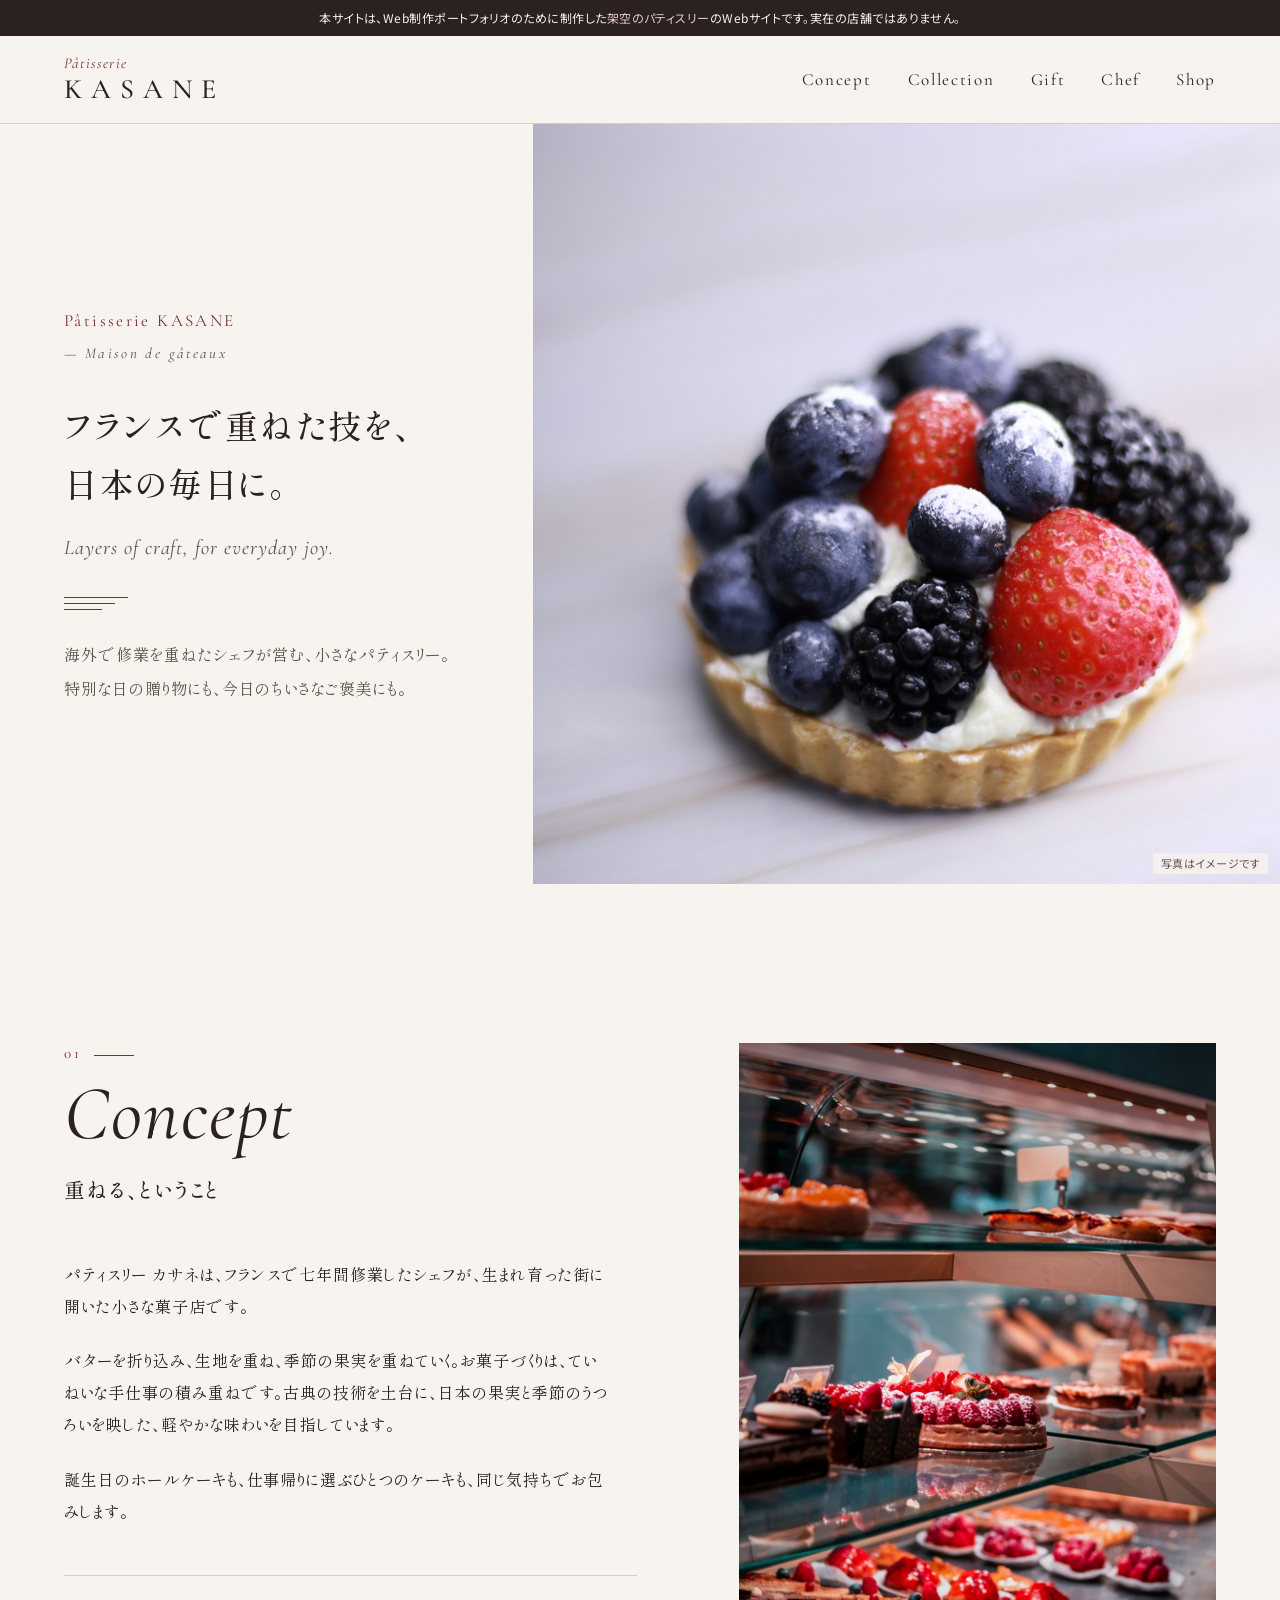
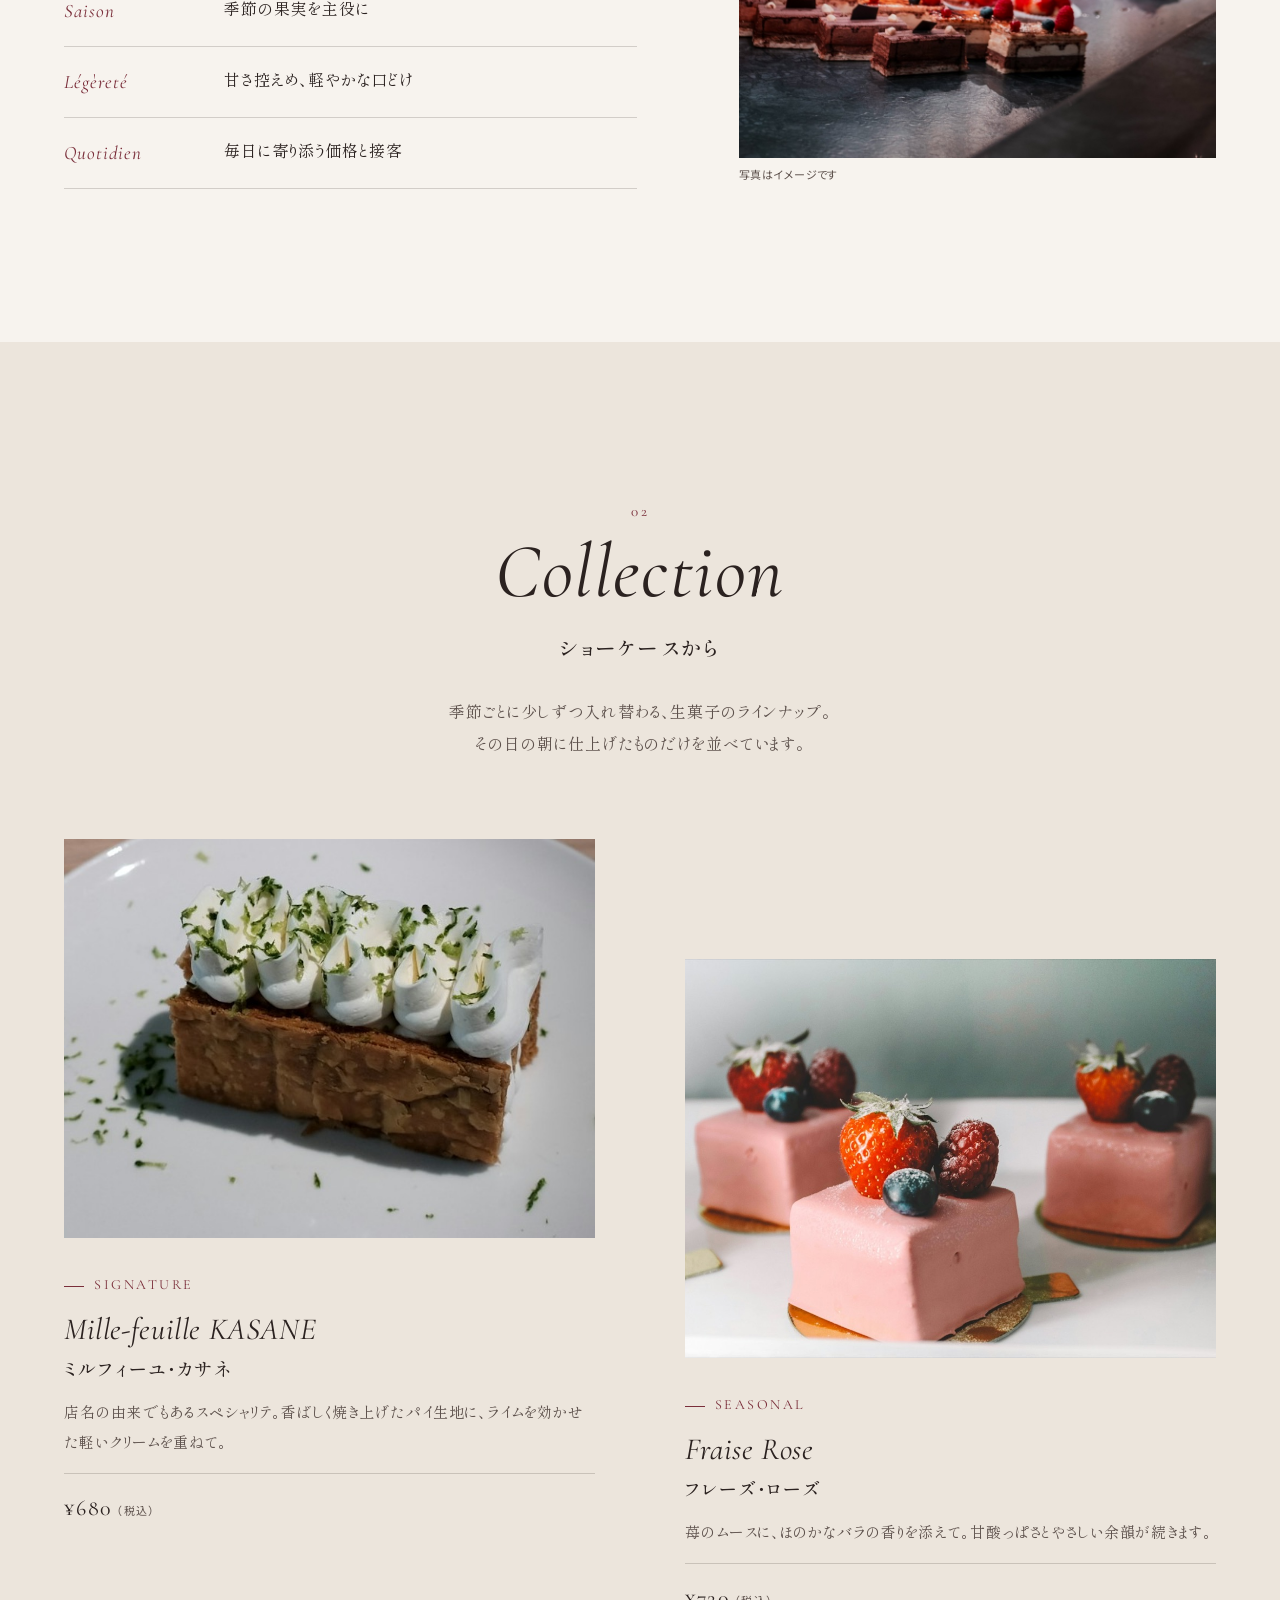
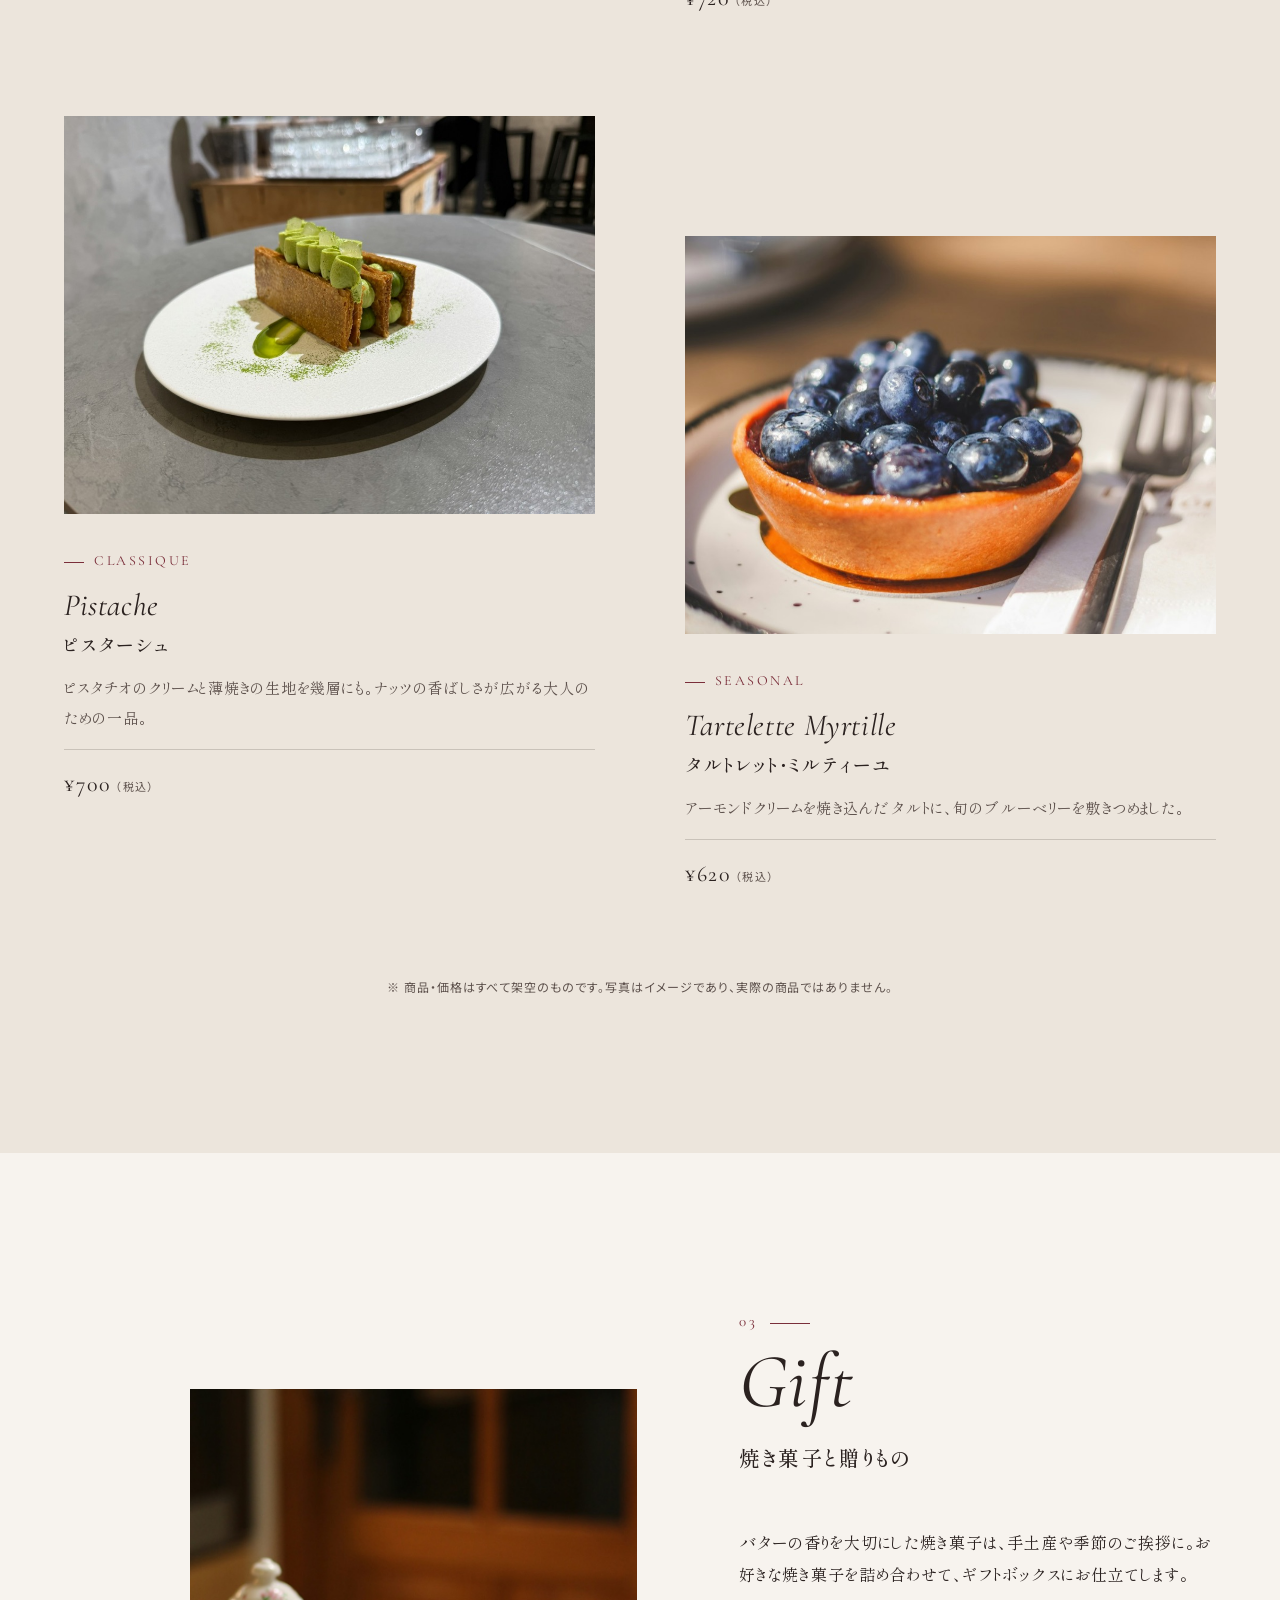
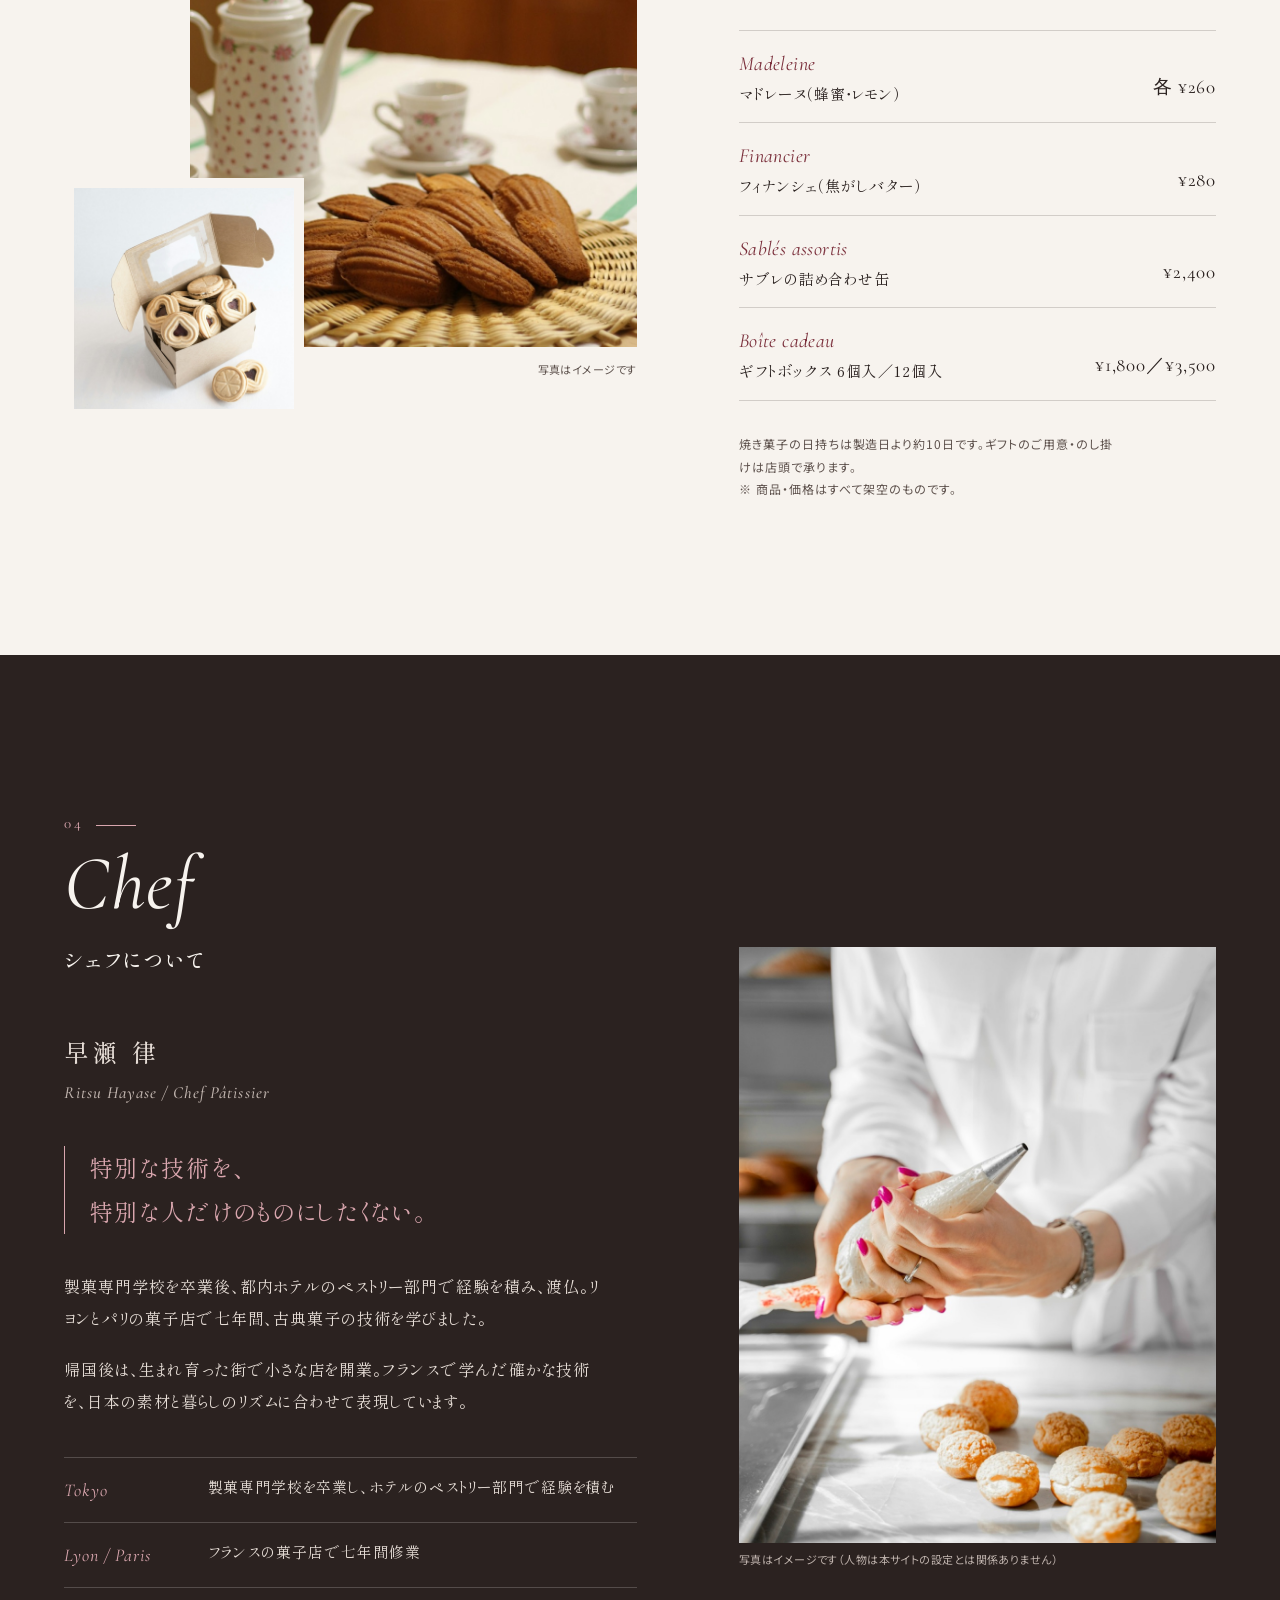
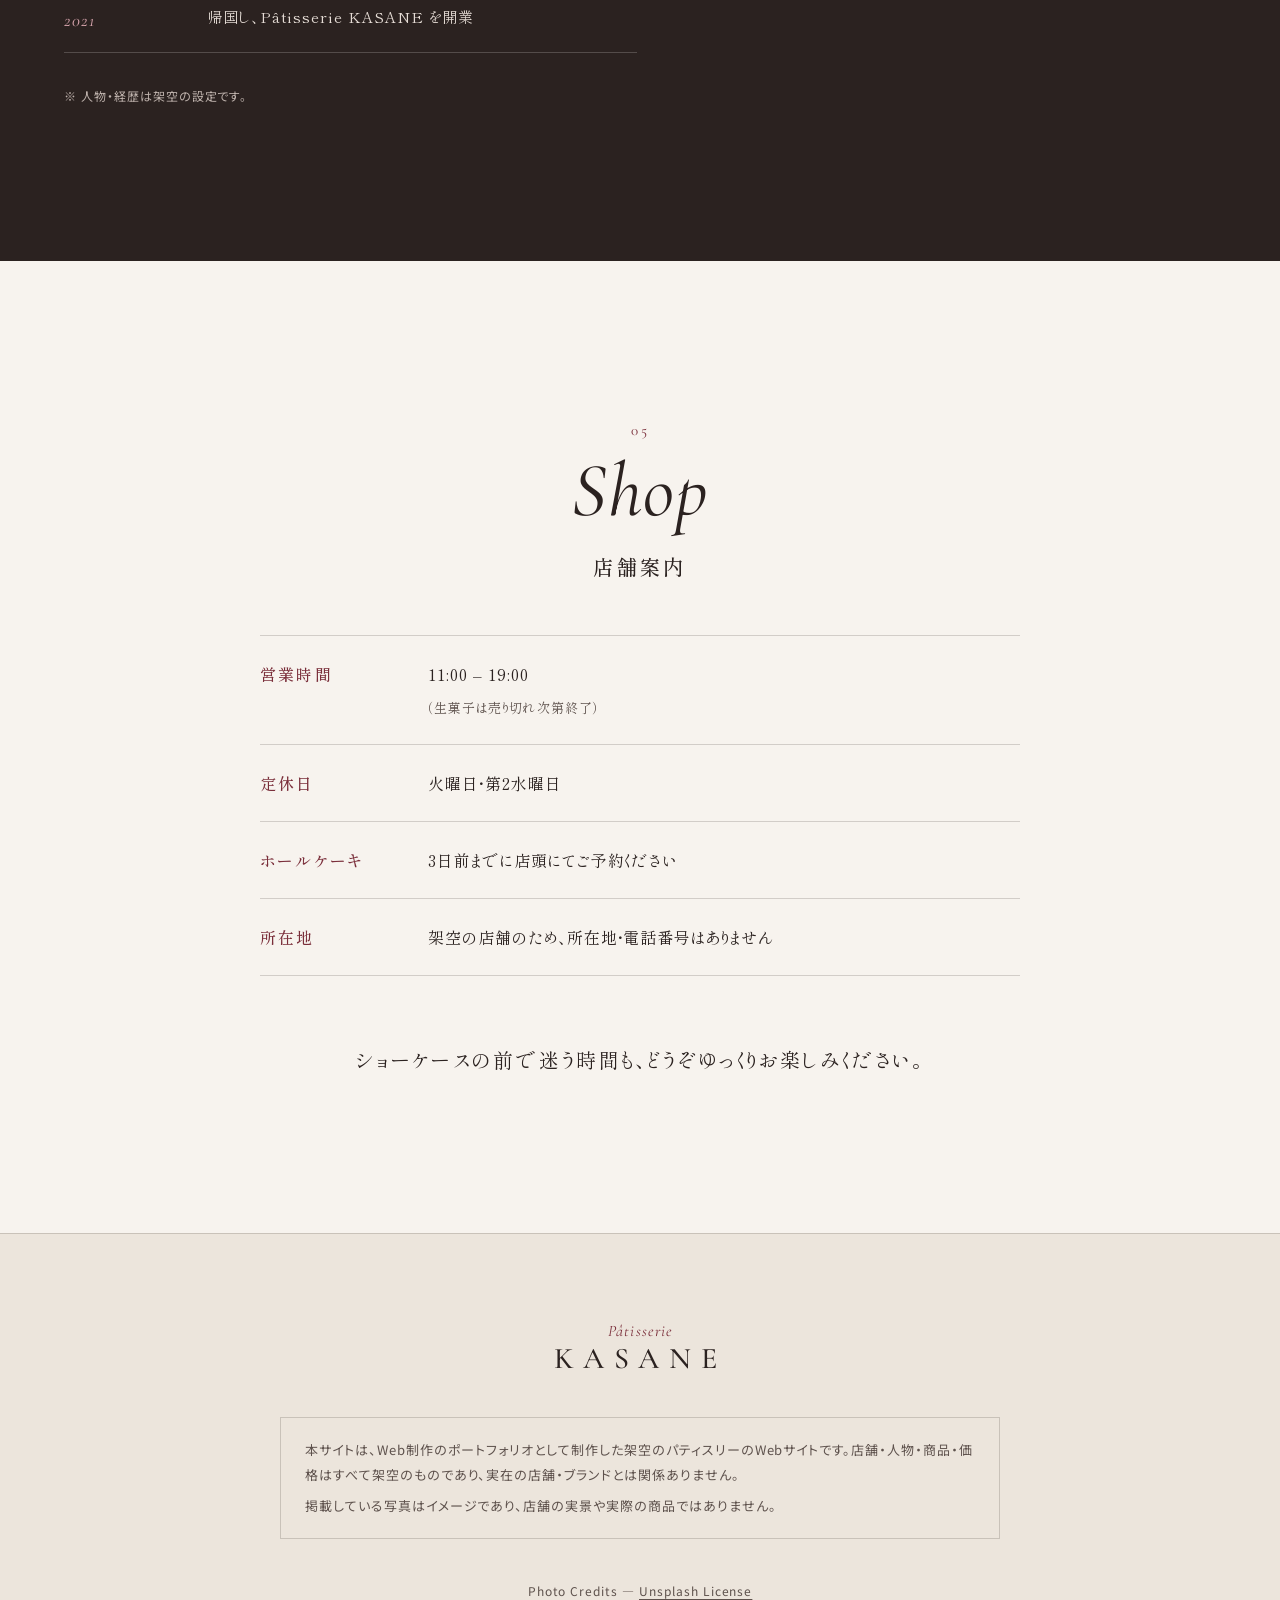
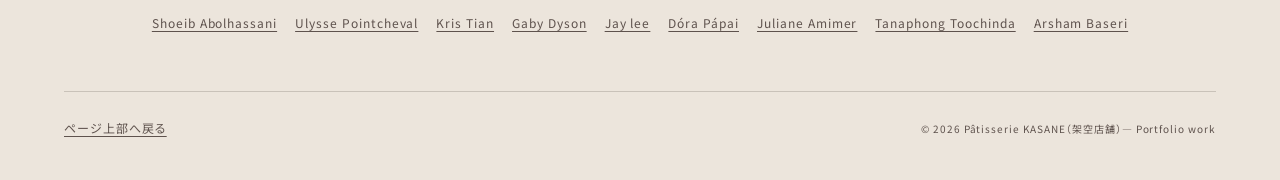
<file: 03-patisserie/index.html>
<!DOCTYPE html>
<html lang="ja">
<head>
  <meta charset="UTF-8">
  <meta name="viewport" content="width=device-width, initial-scale=1">
  <title>Pâtisserie KASANE | 架空のパティスリー（ポートフォリオ作品）</title>
  <meta name="description" content="フランスで重ねた技を、日本の毎日に。海外で修業したパティシエが営む架空のパティスリー「Pâtisserie KASANE」のWebサイトです。Web制作ポートフォリオ用の自主制作作品であり、実在の店舗ではありません。">
  <meta name="robots" content="noindex">
  <meta property="og:type" content="website">
  <meta property="og:title" content="Pâtisserie KASANE | 架空のパティスリー（ポートフォリオ作品）">
  <meta property="og:description" content="フランスで重ねた技を、日本の毎日に。Web制作ポートフォリオ用の架空店舗サイトです。">
  <link rel="icon" href="data:image/svg+xml,%3Csvg xmlns='http://www.w3.org/2000/svg' viewBox='0 0 64 64'%3E%3Crect width='64' height='64' fill='%237A2E3A'/%3E%3Ctext x='32' y='45' font-family='Georgia,serif' font-size='38' fill='%23F7F3EE' text-anchor='middle'%3EK%3C/text%3E%3C/svg%3E">
  <link rel="preconnect" href="https://fonts.googleapis.com">
  <link rel="preconnect" href="https://fonts.gstatic.com" crossorigin>
  <link href="https://fonts.googleapis.com/css2?family=Cormorant+Garamond:ital,wght@0,400;0,500;1,400;1,500&family=Noto+Sans+JP:wght@400&family=Shippori+Mincho:wght@400;500;600&display=swap" rel="stylesheet">
  <link rel="stylesheet" href="css/style.css">
</head>
<body id="top">
  <a class="skip-link" href="#main">本文へスキップ</a>

  <p class="notice">本サイトは、Web制作ポートフォリオのために制作した<strong>架空のパティスリー</strong>のWebサイトです。実在の店舗ではありません。</p>

  <header class="header">
    <div class="header__inner">
      <a class="logo" href="#top" aria-label="Pâtisserie KASANE ページ上部へ">
        <span class="logo__sub">Pâtisserie</span>
        <span class="logo__main">KASANE</span>
      </a>
      <nav class="nav" aria-label="ページ内メニュー">
        <ul class="nav__list">
          <li><a href="#concept">Concept</a></li>
          <li><a href="#collection">Collection</a></li>
          <li><a href="#gift">Gift</a></li>
          <li><a href="#chef">Chef</a></li>
          <li><a href="#shop">Shop</a></li>
        </ul>
      </nav>
    </div>
  </header>

  <main id="main">
    <!-- Hero -->
    <section class="hero" aria-labelledby="hero-title">
      <div class="hero__text">
        <p class="hero__eyebrow">Pâtisserie KASANE<span>— Maison de gâteaux</span></p>
        <h1 class="hero__title" id="hero-title"><span>フランスで重ねた技を、</span><span>日本の毎日に。</span></h1>
        <p class="hero__en">Layers of craft, for everyday joy.</p>
        <div class="layers" aria-hidden="true"><span></span><span></span><span></span></div>
        <p class="hero__lead"><span class="phrase">海外で修業を重ねたシェフが営む、</span><span class="phrase">小さなパティスリー。</span><br><span class="phrase">特別な日の贈り物にも、</span><span class="phrase">今日のちいさなご褒美にも。</span></p>
      </div>
      <figure class="hero__visual">
        <img src="images/hero.jpg" width="2000" height="1333" alt="ブルーベリー、苺、ブラックベリーを盛ったタルトレット。白い背景にやわらかな光" fetchpriority="high">
        <figcaption class="photo-note">写真はイメージです</figcaption>
      </figure>
    </section>

    <!-- Concept -->
    <section class="section concept" id="concept" aria-labelledby="concept-title">
      <div class="container concept__grid">
        <div class="concept__text">
          <header class="section-head">
            <p class="section-head__num">01</p>
            <p class="section-head__en">Concept</p>
            <h2 class="section-head__ja" id="concept-title">重ねる、ということ</h2>
          </header>
          <p>パティスリー カサネは、フランスで七年間修業したシェフが、生まれ育った街に開いた小さな菓子店です。</p>
          <p>バターを折り込み、生地を重ね、季節の果実を重ねていく。お菓子づくりは、ていねいな手仕事の積み重ねです。古典の技術を土台に、日本の果実と季節のうつろいを映した、軽やかな味わいを目指しています。</p>
          <p>誕生日のホールケーキも、仕事帰りに選ぶひとつのケーキも、同じ気持ちでお包みします。</p>
          <ul class="concept__points">
            <li><span lang="fr">Saison</span>季節の果実を主役に</li>
            <li><span lang="fr">Légèreté</span>甘さ控えめ、軽やかな口どけ</li>
            <li><span lang="fr">Quotidien</span>毎日に寄り添う価格と接客</li>
          </ul>
        </div>
        <figure class="concept__visual">
          <img src="images/concept-showcase.jpg" width="1000" height="1500" alt="ガラスのショーケースに並ぶフランボワーズのタルトやチョコレートケーキ" loading="lazy">
          <figcaption class="photo-note">写真はイメージです</figcaption>
        </figure>
      </div>
    </section>

    <!-- Collection -->
    <section class="section collection" id="collection" aria-labelledby="collection-title">
      <div class="container">
        <header class="section-head section-head--center">
          <p class="section-head__num">02</p>
          <p class="section-head__en">Collection</p>
          <h2 class="section-head__ja" id="collection-title">ショーケースから</h2>
          <p class="section-head__lead">季節ごとに少しずつ入れ替わる、生菓子のラインナップ。<br class="sp-none">その日の朝に仕上げたものだけを並べています。</p>
        </header>

        <ul class="items">
          <li class="item">
            <figure class="item__img">
              <img src="images/item-millefeuille.jpg" width="700" height="525" alt="ホイップクリームとライムの皮をのせた長方形のミルフィーユ" loading="lazy">
            </figure>
            <div class="item__body">
              <p class="item__tag">Signature</p>
              <h3 class="item__name"><span lang="fr">Mille-feuille KASANE</span>ミルフィーユ・カサネ</h3>
              <p class="item__desc">店名の由来でもあるスペシャリテ。香ばしく焼き上げたパイ生地に、ライムを効かせた軽いクリームを重ねて。</p>
              <p class="item__price">¥680<small>（税込）</small></p>
            </div>
          </li>
          <li class="item">
            <figure class="item__img">
              <img src="images/item-fraise.jpg" width="1000" height="736" alt="苺とブルーベリーを飾った、ピンク色の四角いムースケーキ" loading="lazy">
            </figure>
            <div class="item__body">
              <p class="item__tag">Seasonal</p>
              <h3 class="item__name"><span lang="fr">Fraise Rose</span>フレーズ・ローズ</h3>
              <p class="item__desc">苺のムースに、ほのかなバラの香りを添えて。甘酸っぱさとやさしい余韻が続きます。</p>
              <p class="item__price">¥720<small>（税込）</small></p>
            </div>
          </li>
          <li class="item">
            <figure class="item__img">
              <img src="images/item-pistache.jpg" width="1000" height="750" alt="緑色のクリームを重ねた細長いピスタチオのケーキ" loading="lazy">
            </figure>
            <div class="item__body">
              <p class="item__tag">Classique</p>
              <h3 class="item__name"><span lang="fr">Pistache</span>ピスターシュ</h3>
              <p class="item__desc">ピスタチオのクリームと薄焼きの生地を幾層にも。ナッツの香ばしさが広がる大人のための一品。</p>
              <p class="item__price">¥700<small>（税込）</small></p>
            </div>
          </li>
          <li class="item">
            <figure class="item__img">
              <img src="images/item-myrtille.jpg" width="1000" height="666" alt="ブルーベリーをたっぷりのせた小さなタルト" loading="lazy">
            </figure>
            <div class="item__body">
              <p class="item__tag">Seasonal</p>
              <h3 class="item__name"><span lang="fr">Tartelette Myrtille</span>タルトレット・ミルティーユ</h3>
              <p class="item__desc">アーモンドクリームを焼き込んだタルトに、旬のブルーベリーを敷きつめました。</p>
              <p class="item__price">¥620<small>（税込）</small></p>
            </div>
          </li>
        </ul>
        <p class="note">※ 商品・価格はすべて架空のものです。写真はイメージであり、実際の商品ではありません。</p>
      </div>
    </section>

    <!-- Gift -->
    <section class="section gift" id="gift" aria-labelledby="gift-title">
      <div class="container gift__grid">
        <div class="gift__visual">
          <figure class="gift__main">
            <img src="images/gift-madeleine.jpg" width="1200" height="1195" alt="ティーポットとカップを並べたテーブルに、籠の敷物ごと盛られた焼きたてのマドレーヌ" loading="lazy">
          </figure>
          <figure class="gift__sub">
            <img src="images/gift-box.jpg" width="900" height="900" alt="クラフト紙の箱に詰められたサブレ" loading="lazy">
          </figure>
          <p class="photo-note">写真はイメージです</p>
        </div>
        <div class="gift__text">
          <header class="section-head">
            <p class="section-head__num">03</p>
            <p class="section-head__en">Gift</p>
            <h2 class="section-head__ja" id="gift-title">焼き菓子と贈りもの</h2>
          </header>
          <p>バターの香りを大切にした焼き菓子は、手土産や季節のご挨拶に。お好きな焼き菓子を詰め合わせて、ギフトボックスにお仕立てします。</p>
          <dl class="menu">
            <div class="menu__row"><dt><span lang="fr">Madeleine</span>マドレーヌ（蜂蜜・レモン）</dt><dd>各 ¥260</dd></div>
            <div class="menu__row"><dt><span lang="fr">Financier</span>フィナンシェ（焦がしバター）</dt><dd>¥280</dd></div>
            <div class="menu__row"><dt><span lang="fr">Sablés assortis</span>サブレの詰め合わせ缶</dt><dd>¥2,400</dd></div>
            <div class="menu__row"><dt><span lang="fr">Boîte cadeau</span>ギフトボックス 6個入／12個入</dt><dd>¥1,800／¥3,500</dd></div>
          </dl>
          <p class="note">焼き菓子の日持ちは製造日より約10日です。ギフトのご用意・のし掛けは店頭で承ります。<br>※ 商品・価格はすべて架空のものです。</p>
        </div>
      </div>
    </section>

    <!-- Chef -->
    <section class="section chef" id="chef" aria-labelledby="chef-title">
      <div class="container chef__grid">
        <div class="chef__text">
          <header class="section-head">
            <p class="section-head__num">04</p>
            <p class="section-head__en">Chef</p>
            <h2 class="section-head__ja" id="chef-title">シェフについて</h2>
          </header>
          <p class="chef__name">早瀬 律<span lang="en">Ritsu Hayase / Chef Pâtissier</span></p>
          <blockquote class="chef__quote">
            <p><span class="phrase">特別な技術を、</span><br><span class="phrase">特別な人だけのものに</span><span class="phrase">したくない。</span></p>
          </blockquote>
          <p>製菓専門学校を卒業後、都内ホテルのペストリー部門で経験を積み、渡仏。リヨンとパリの菓子店で七年間、古典菓子の技術を学びました。</p>
          <p>帰国後は、生まれ育った街で小さな店を開業。フランスで学んだ確かな技術を、日本の素材と暮らしのリズムに合わせて表現しています。</p>
          <ol class="career">
            <li><span>Tokyo</span>製菓専門学校を卒業し、ホテルのペストリー部門で経験を積む</li>
            <li><span>Lyon / Paris</span>フランスの菓子店で七年間修業</li>
            <li><span>2021</span>帰国し、Pâtisserie KASANE を開業</li>
          </ol>
          <p class="note">※ 人物・経歴は架空の設定です。</p>
        </div>
        <figure class="chef__visual">
          <img src="images/chef-hands.jpg" width="1040" height="1300" alt="白いコック服の人物が、天板に並んだシュー生地へ絞り袋でクリームを絞る手元" loading="lazy">
          <figcaption class="photo-note">写真はイメージです（人物は本サイトの設定とは関係ありません）</figcaption>
        </figure>
      </div>
    </section>

    <!-- Shop -->
    <section class="section shop" id="shop" aria-labelledby="shop-title">
      <div class="container shop__inner">
        <header class="section-head section-head--center">
          <p class="section-head__num">05</p>
          <p class="section-head__en">Shop</p>
          <h2 class="section-head__ja" id="shop-title">店舗案内</h2>
        </header>
        <dl class="info">
          <div class="info__row"><dt>営業時間</dt><dd>11:00 – 19:00<br><small>（生菓子は売り切れ次第終了）</small></dd></div>
          <div class="info__row"><dt>定休日</dt><dd>火曜日・第2水曜日</dd></div>
          <div class="info__row"><dt>ホールケーキ</dt><dd>3日前までに店頭にてご予約ください</dd></div>
          <div class="info__row"><dt>所在地</dt><dd>架空の店舗のため、所在地・電話番号はありません</dd></div>
        </dl>
        <p class="shop__message">ショーケースの前で迷う時間も、<br class="pc-none">どうぞゆっくりお楽しみください。</p>
      </div>
    </section>
  </main>

  <footer class="footer">
    <div class="container">
      <p class="footer__logo"><span>Pâtisserie</span>KASANE</p>
      <div class="footer__disclaimer">
        <p>本サイトは、Web制作のポートフォリオとして制作した架空のパティスリーのWebサイトです。店舗・人物・商品・価格はすべて架空のものであり、実在の店舗・ブランドとは関係ありません。</p>
        <p>掲載している写真はイメージであり、店舗の実景や実際の商品ではありません。</p>
      </div>
      <div class="credits">
        <p class="credits__title">Photo Credits — <a href="https://unsplash.com/license" target="_blank" rel="noopener">Unsplash License</a></p>
        <ul class="credits__list">
          <li><a href="https://unsplash.com/photos/kpZQjdTOkqE" target="_blank" rel="noopener">Shoeib Abolhassani</a></li>
          <li><a href="https://unsplash.com/photos/1WmlAiYgnoI" target="_blank" rel="noopener">Ulysse Pointcheval</a></li>
          <li><a href="https://unsplash.com/photos/wTFOGYmLTHA" target="_blank" rel="noopener">Kris Tian</a></li>
          <li><a href="https://unsplash.com/photos/QX814A1w3j4" target="_blank" rel="noopener">Gaby Dyson</a></li>
          <li><a href="https://unsplash.com/photos/SZ02zCIf9Bs" target="_blank" rel="noopener">Jay lee</a></li>
          <li><a href="https://unsplash.com/photos/KJKf0tD-67o" target="_blank" rel="noopener">Dóra Pápai</a></li>
          <li><a href="https://unsplash.com/photos/sa9TyJWs34M" target="_blank" rel="noopener">Juliane Amimer</a></li>
          <li><a href="https://unsplash.com/photos/_f8S_o9xQK8" target="_blank" rel="noopener">Tanaphong Toochinda</a></li>
          <li><a href="https://unsplash.com/photos/YdKH9p9Jmm8" target="_blank" rel="noopener">Arsham Baseri</a></li>
        </ul>
      </div>
      <div class="footer__bottom">
        <a class="to-top" href="#top">ページ上部へ戻る</a>
        <p class="copyright"><small>&copy; 2026 Pâtisserie KASANE（架空店舗）— Portfolio work</small></p>
      </div>
    </div>
  </footer>
</body>
</html>
</file>
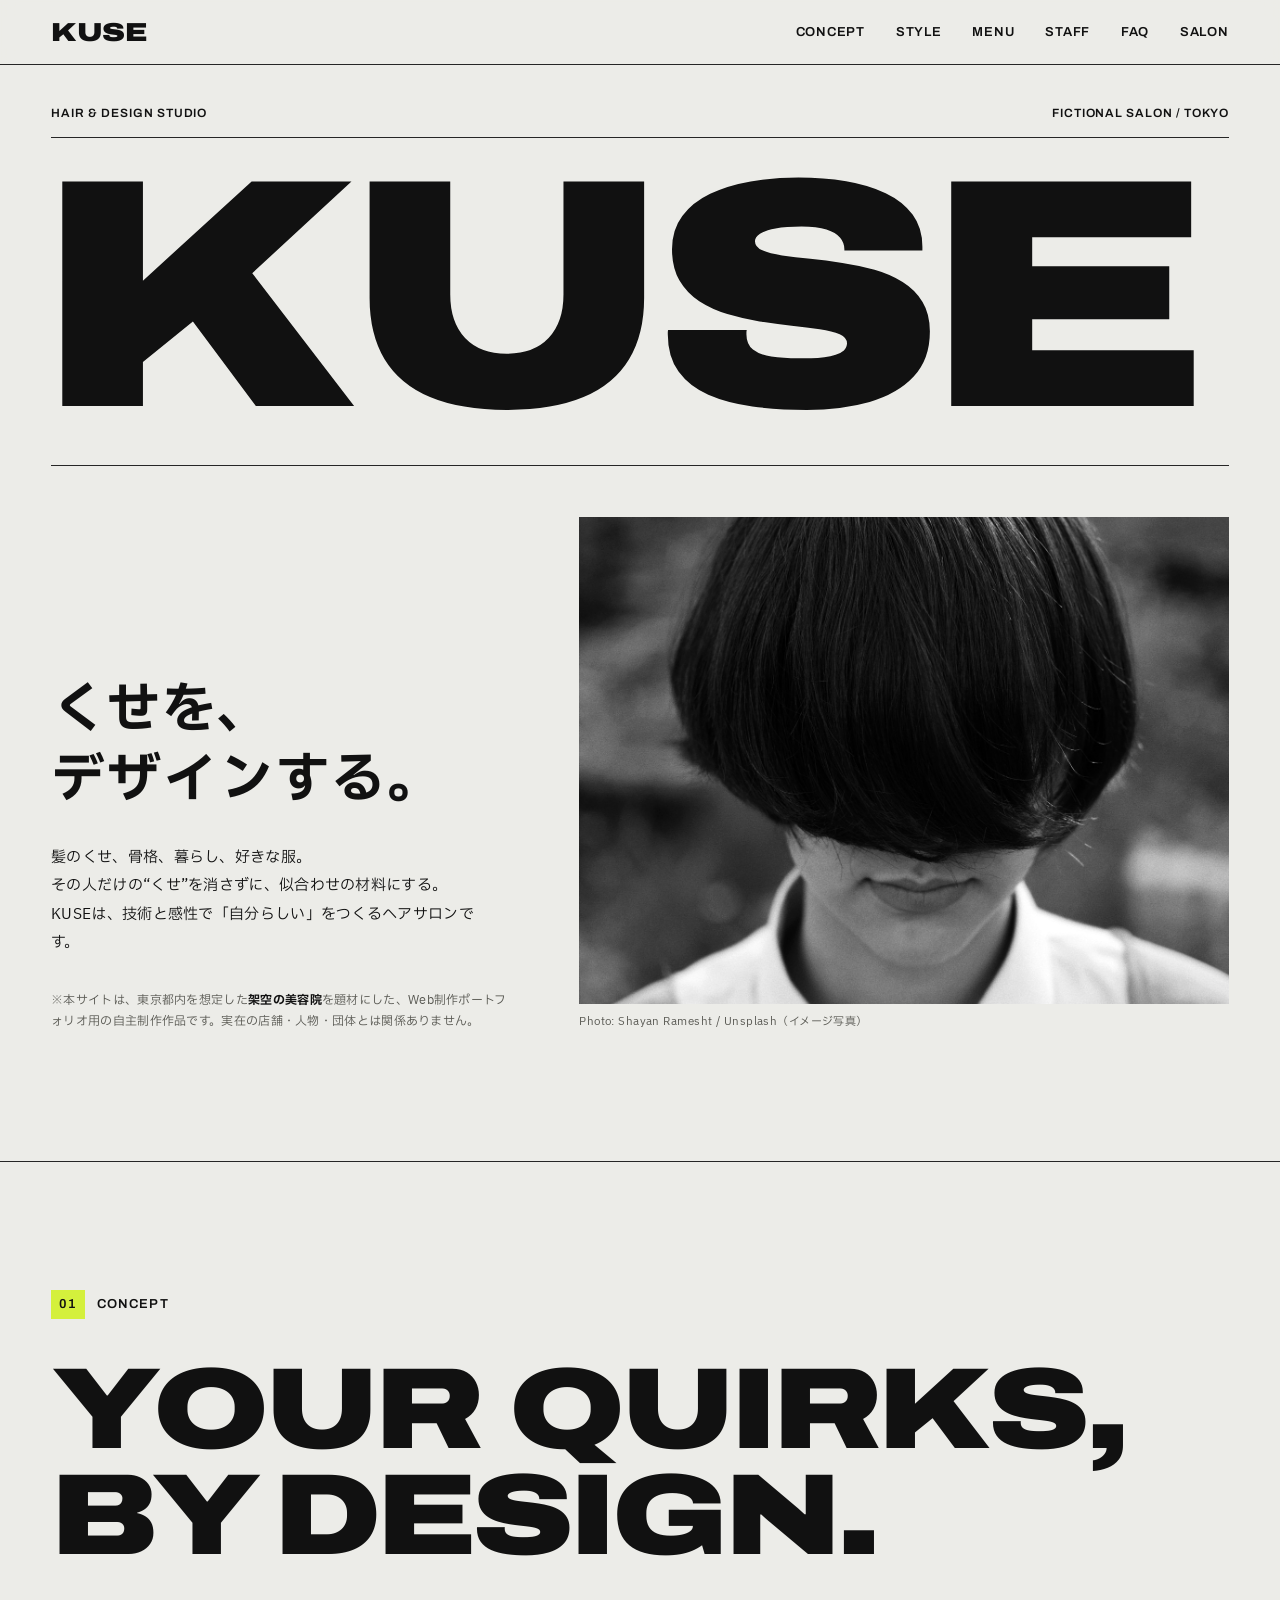
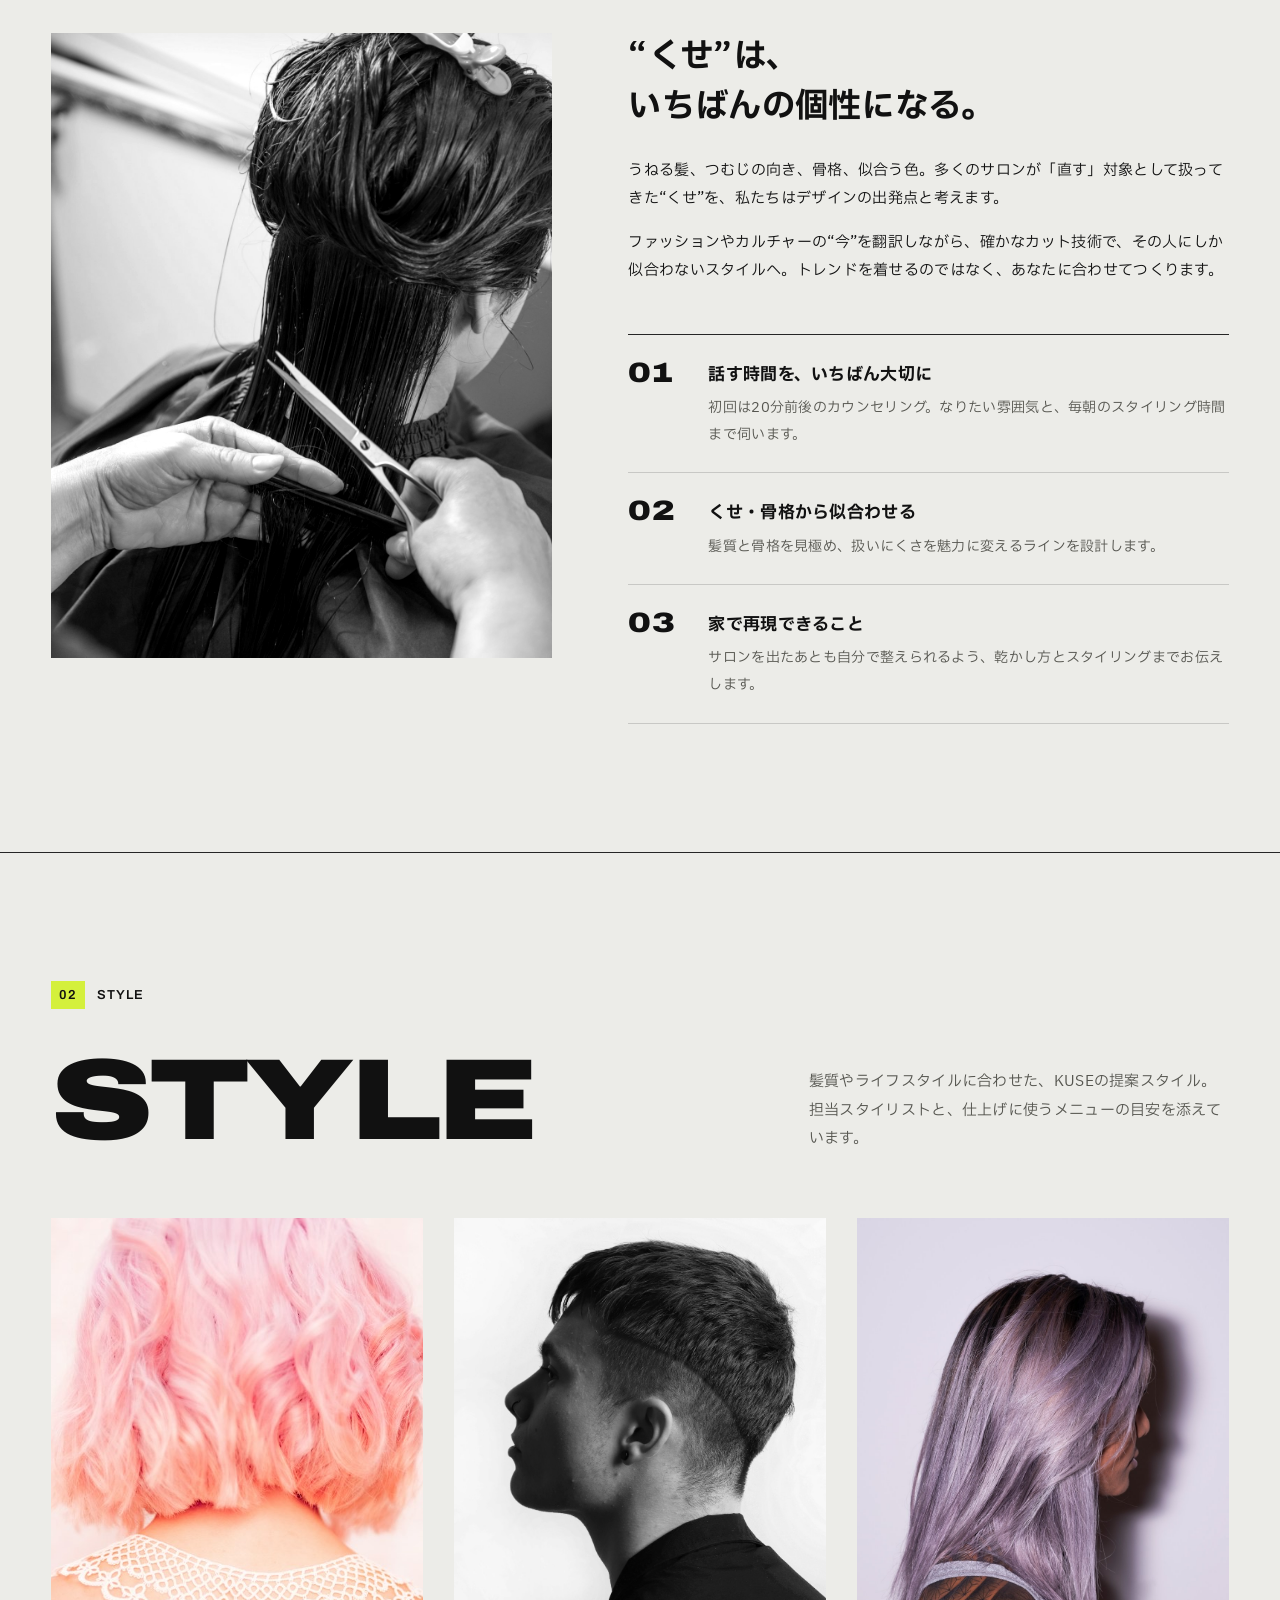
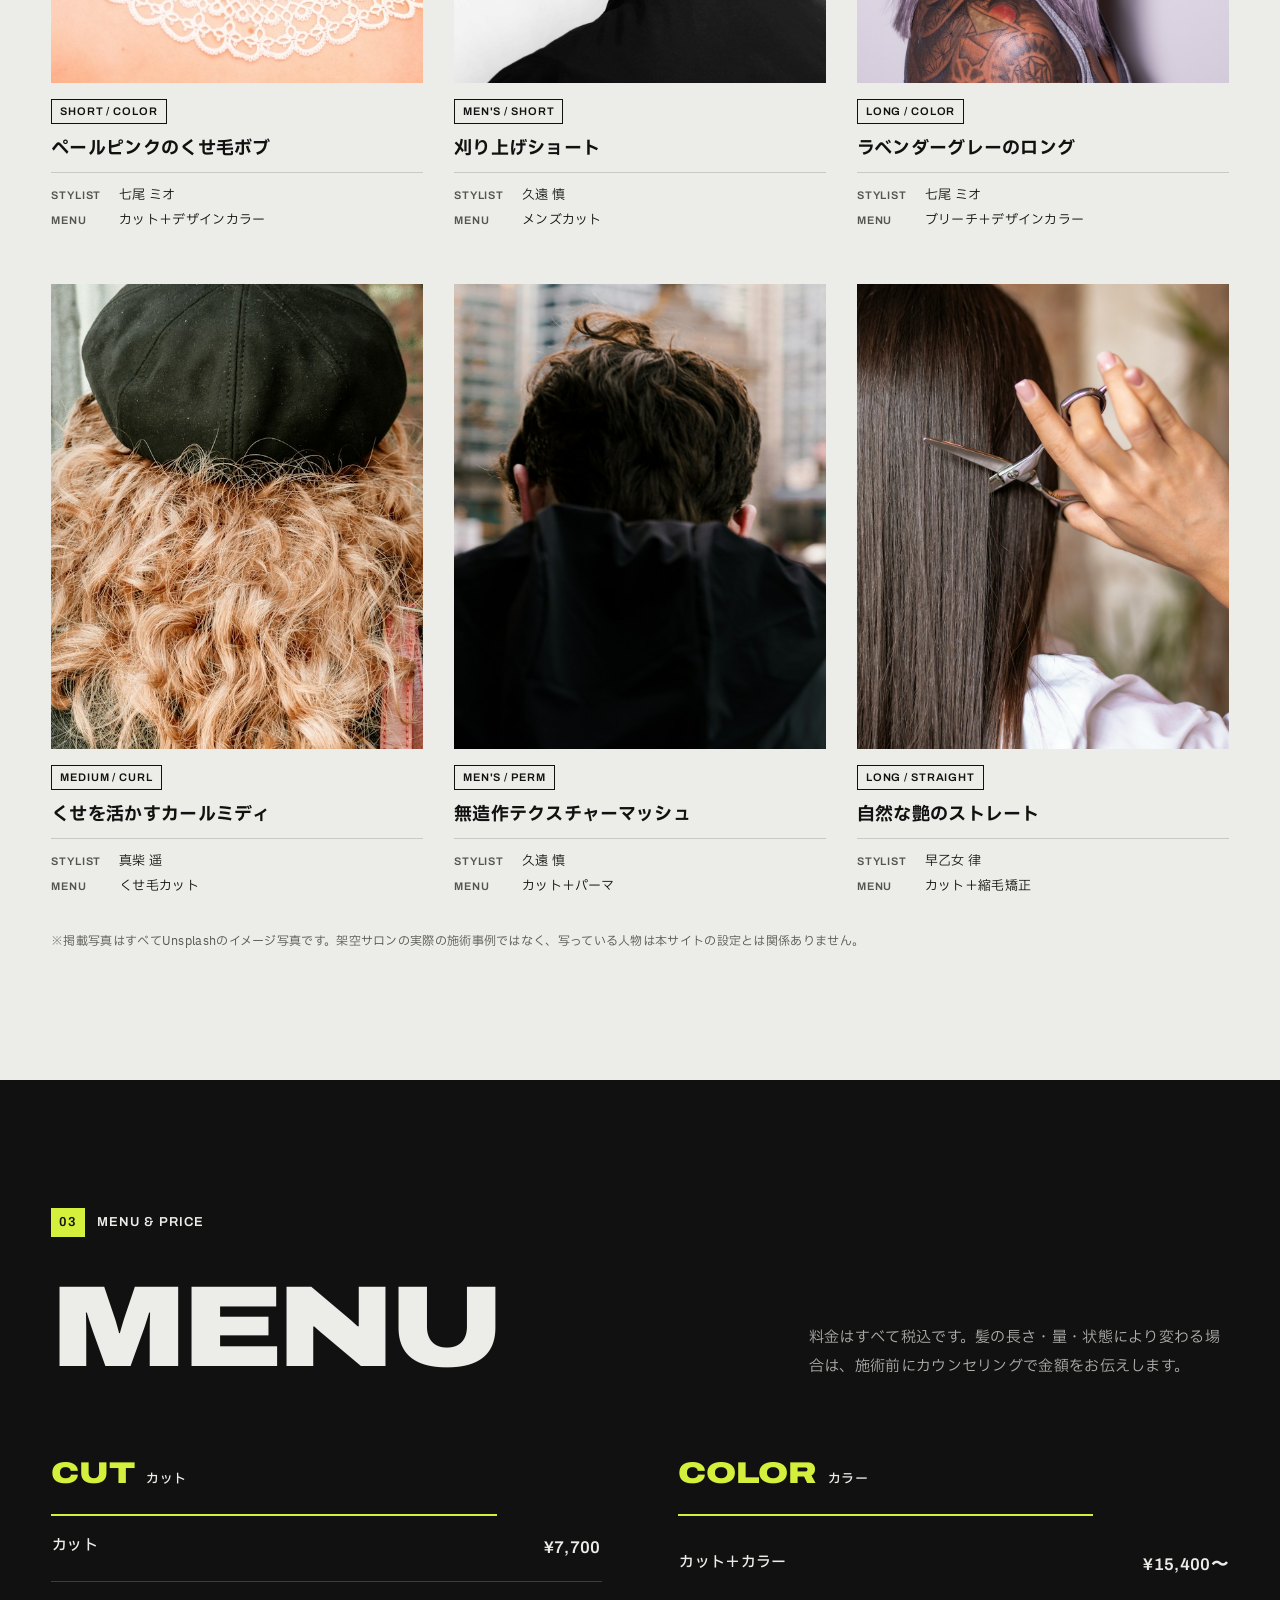
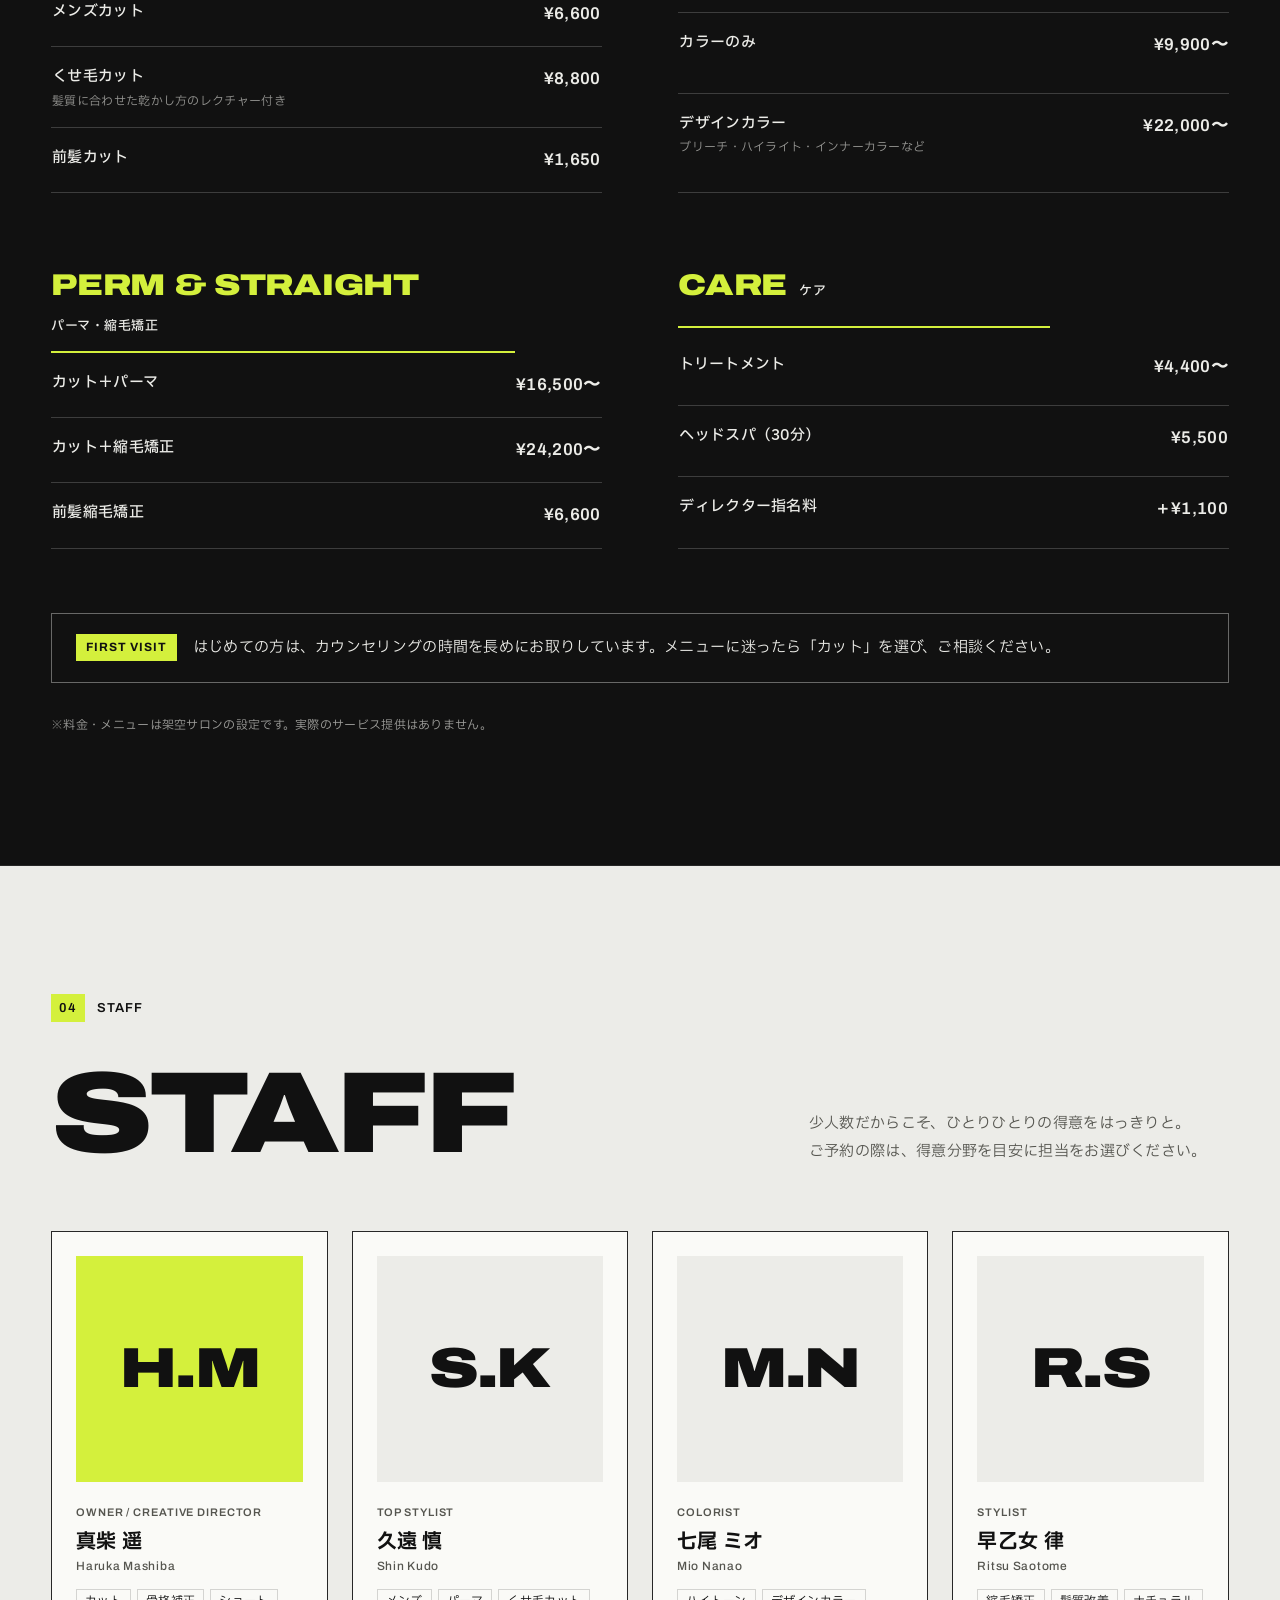
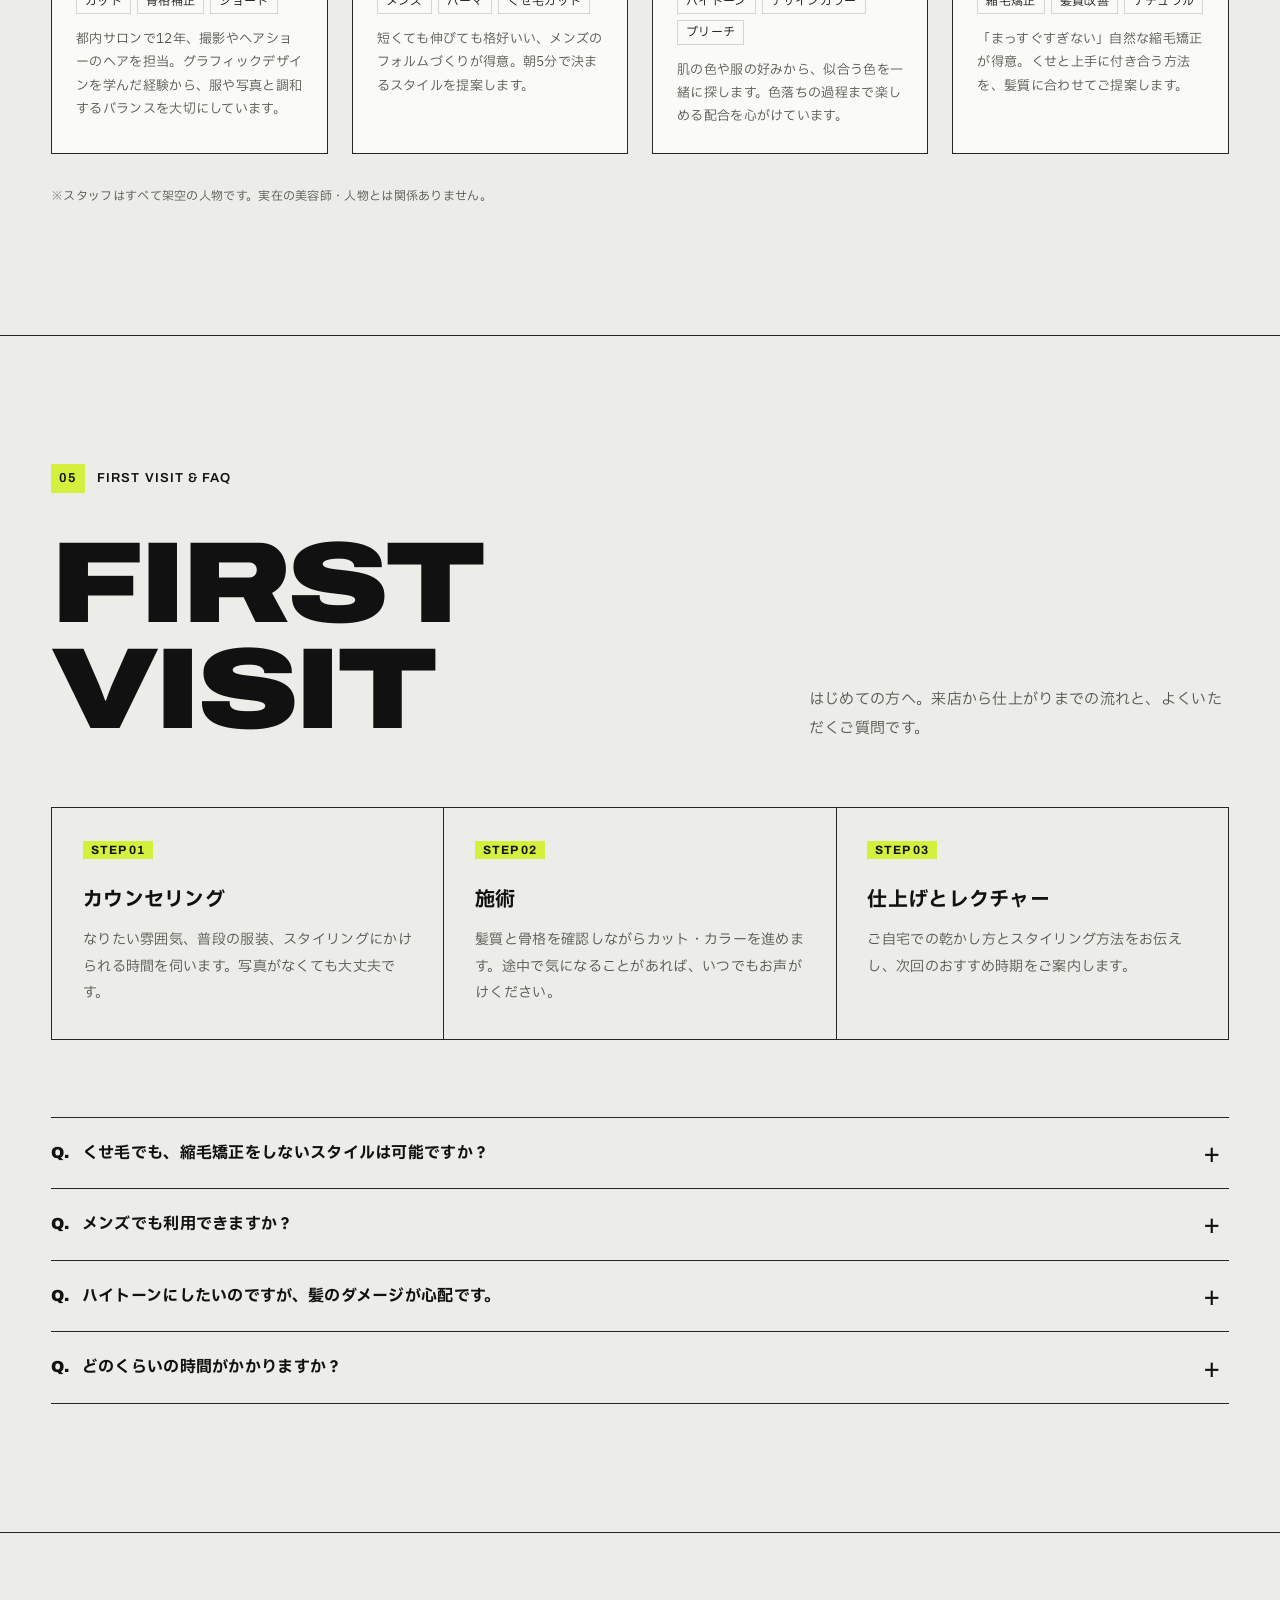
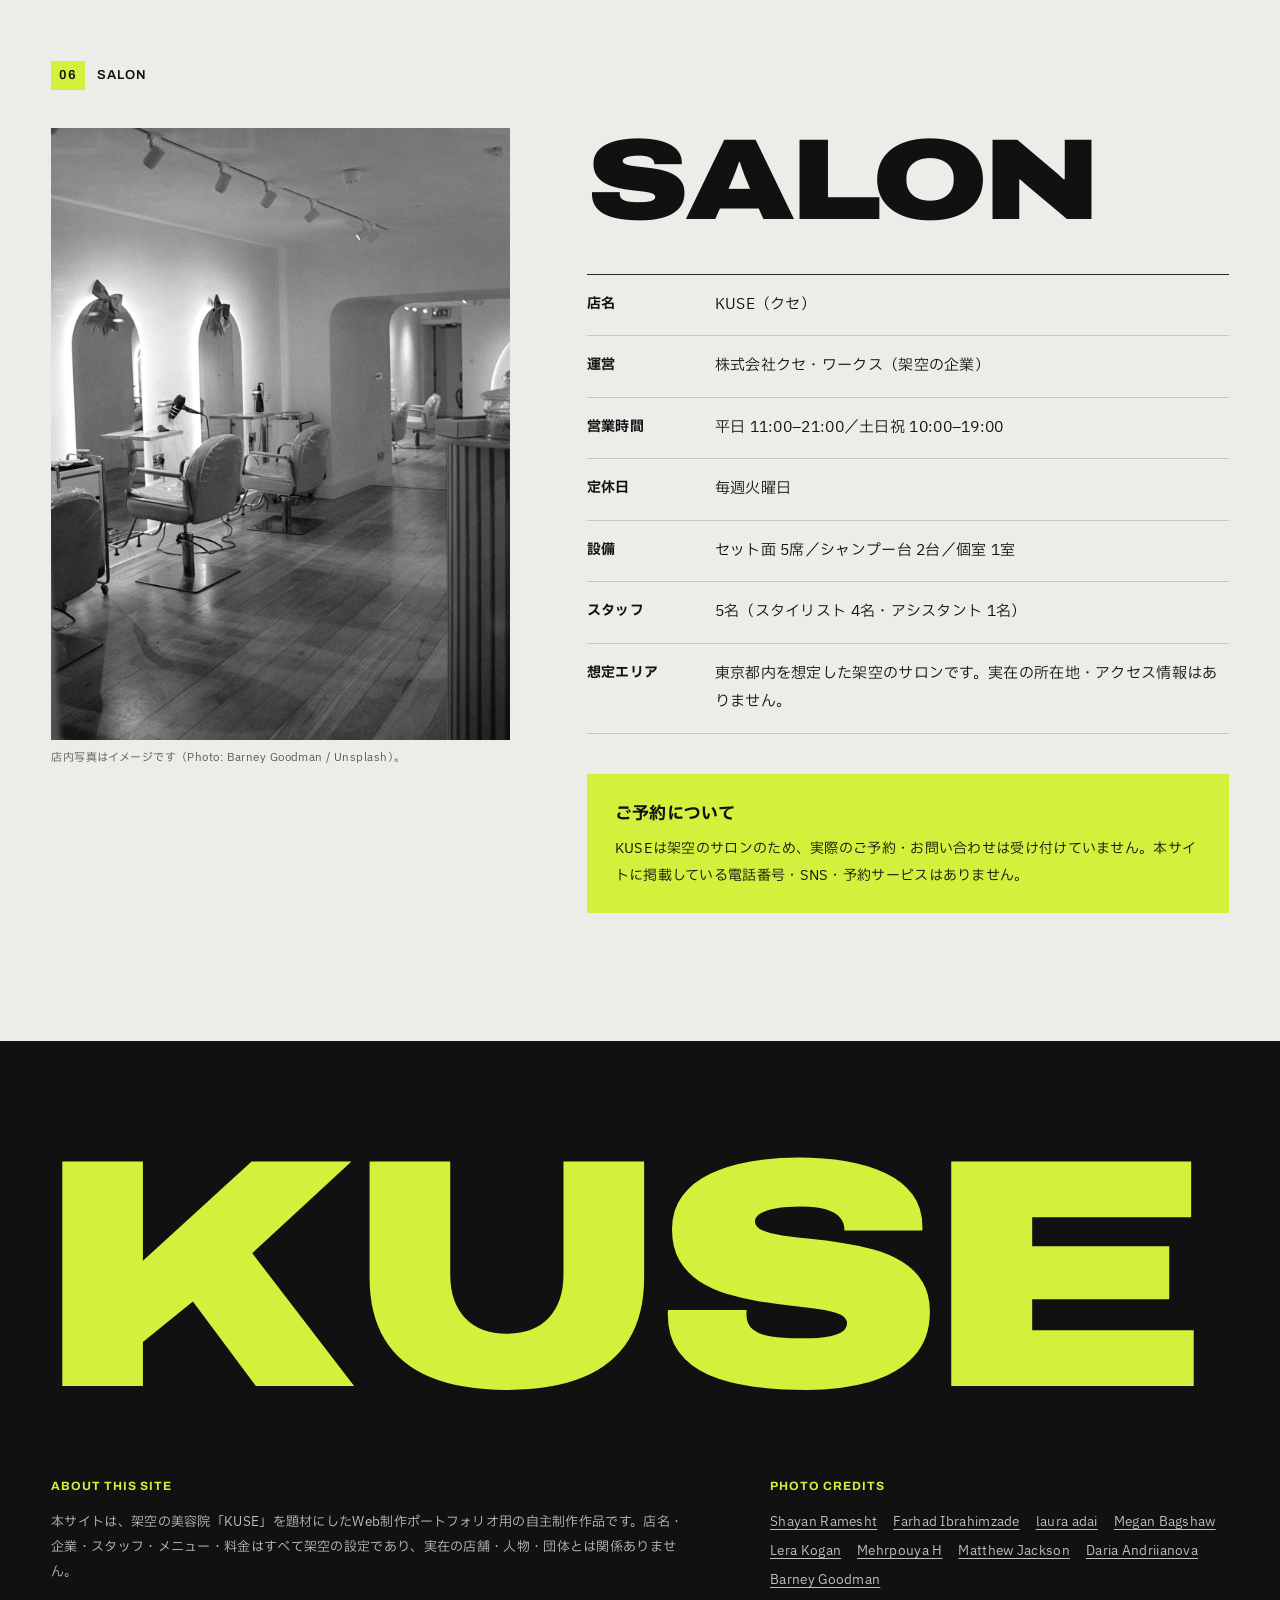
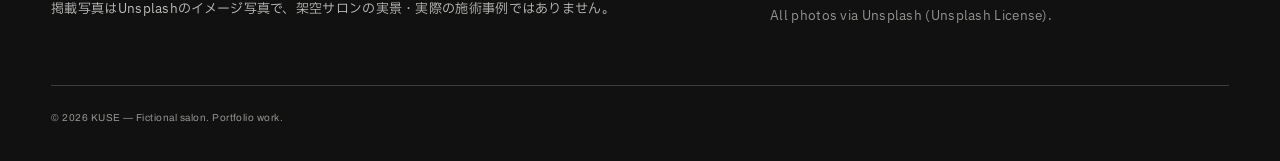
<file: 04-hairsalon/index.html>
<!DOCTYPE html>
<html lang="ja">
<head>
  <meta charset="UTF-8">
  <meta name="viewport" content="width=device-width, initial-scale=1">
  <title>KUSE｜くせを、デザインする。（架空の美容院・自主制作作品）</title>
  <meta name="description" content="KUSE（クセ）は、東京都内を想定した架空の美容院です。カット・カラー・くせ毛対応を軸に、その人の“くせ”を似合わせの材料にするヘアサロンとして制作した、Web制作ポートフォリオ用の自主制作作品です。">
  <meta name="robots" content="noindex">
  <meta property="og:title" content="KUSE｜くせを、デザインする。（架空の美容院・自主制作作品）">
  <meta property="og:description" content="架空の美容院を題材にした、Web制作ポートフォリオ用の自主制作作品です。">
  <meta property="og:type" content="website">
  <link rel="icon" href="data:image/svg+xml,%3Csvg xmlns='http://www.w3.org/2000/svg' viewBox='0 0 64 64'%3E%3Crect width='64' height='64' fill='%23D4F03C'/%3E%3Ctext x='50%25' y='54%25' dominant-baseline='middle' text-anchor='middle' font-family='Arial Black,Arial' font-weight='900' font-size='44' fill='%23111'%3EK%3C/text%3E%3C/svg%3E">
  <link rel="preconnect" href="https://fonts.googleapis.com">
  <link rel="preconnect" href="https://fonts.gstatic.com" crossorigin>
  <link href="https://fonts.googleapis.com/css2?family=Archivo:wdth,wght@62..125,400..900&family=IBM+Plex+Sans+JP:wght@400;500;700&display=swap" rel="stylesheet">
  <link rel="stylesheet" href="css/style.css">
</head>
<body>

  <header class="site-header">
    <div class="site-header__inner">
      <a class="logo" href="#top" aria-label="KUSE ページの先頭へ">KUSE</a>
      <nav class="gnav" aria-label="ページ内メニュー">
        <ul>
          <li><a href="#concept">Concept</a></li>
          <li><a href="#style">Style</a></li>
          <li><a href="#menu">Menu</a></li>
          <li><a href="#staff">Staff</a></li>
          <li><a href="#faq">FAQ</a></li>
          <li><a href="#salon">Salon</a></li>
        </ul>
      </nav>
    </div>
  </header>

  <main id="top">

    <!-- Hero -->
    <section class="hero" aria-labelledby="hero-title">
      <div class="container">
        <p class="hero__label"><span>Hair &amp; Design Studio</span><span>Fictional salon / Tokyo</span></p>
        <h1 class="hero__logo" id="hero-title">KUSE<span class="visually-hidden">（クセ）くせを、デザインする。</span></h1>
        <div class="hero__body">
          <div class="hero__text">
            <p class="hero__copy" aria-hidden="true">くせを、<br>デザインする。</p>
            <p class="hero__lead">髪のくせ、骨格、暮らし、好きな服。<br>その人だけの“くせ”を消さずに、似合わせの材料にする。<br>KUSEは、技術と感性で「自分らしい」をつくるヘアサロンです。</p>
            <p class="notice">※本サイトは、東京都内を想定した<strong>架空の美容院</strong>を題材にした、Web制作ポートフォリオ用の自主制作作品です。実在の店舗・人物・団体とは関係ありません。</p>
          </div>
          <figure class="hero__photo">
            <img src="images/hero.jpg" width="1400" height="2100" alt="前髪で目元が隠れた、丸みのあるボブヘアの人物のモノクロ写真">
            <figcaption>Photo: Shayan Ramesht / Unsplash（イメージ写真）</figcaption>
          </figure>
        </div>
      </div>
    </section>

    <!-- Concept -->
    <section class="section concept" id="concept" aria-labelledby="concept-title">
      <div class="container">
        <p class="section-label"><span>01</span>Concept</p>
        <h2 class="display" id="concept-title">Your quirks,<br>by design.</h2>
        <div class="concept__grid">
          <figure class="concept__photo">
            <img src="images/concept-cut.jpg" width="1200" height="1500" loading="lazy" alt="濡れた髪をコームで取り分け、ハサミでカットしている手元">
          </figure>
          <div class="concept__text">
            <h3 class="concept__heading">“くせ”は、<br>いちばんの個性になる。</h3>
            <p>うねる髪、つむじの向き、骨格、似合う色。多くのサロンが「直す」対象として扱ってきた“くせ”を、私たちはデザインの出発点と考えます。</p>
            <p>ファッションやカルチャーの“今”を翻訳しながら、確かなカット技術で、その人にしか似合わないスタイルへ。トレンドを着せるのではなく、あなたに合わせてつくります。</p>
            <ol class="promise">
              <li><span class="promise__num">01</span><div><h4>話す時間を、いちばん大切に</h4><p>初回は20分前後のカウンセリング。なりたい雰囲気と、毎朝のスタイリング時間まで伺います。</p></div></li>
              <li><span class="promise__num">02</span><div><h4>くせ・骨格から似合わせる</h4><p>髪質と骨格を見極め、扱いにくさを魅力に変えるラインを設計します。</p></div></li>
              <li><span class="promise__num">03</span><div><h4>家で再現できること</h4><p>サロンを出たあとも自分で整えられるよう、乾かし方とスタイリングまでお伝えします。</p></div></li>
            </ol>
          </div>
        </div>
      </div>
    </section>

    <!-- Style -->
    <section class="section style" id="style" aria-labelledby="style-title">
      <div class="container">
        <p class="section-label"><span>02</span>Style</p>
        <div class="section-head">
          <h2 class="display" id="style-title">Style</h2>
          <p class="section-head__lead">髪質やライフスタイルに合わせた、KUSEの提案スタイル。<br>担当スタイリストと、仕上げに使うメニューの目安を添えています。</p>
        </div>
        <ul class="style-grid">
          <li class="style-card">
            <figure><img src="images/style-pink-bob.jpg" width="1000" height="667" loading="lazy" alt="淡いピンクに染めた、ゆるいウェーブのショートボブの後ろ姿"></figure>
            <p class="style-card__tag">Short / Color</p>
            <h3>ペールピンクのくせ毛ボブ</h3>
            <dl><div><dt>Stylist</dt><dd>七尾 ミオ</dd></div><div><dt>Menu</dt><dd>カット＋デザインカラー</dd></div></dl>
          </li>
          <li class="style-card">
            <figure><img src="images/style-mens-short.jpg" width="1000" height="1500" loading="lazy" alt="サイドを短く刈り上げ、トップに動きをつけた男性の横顔のモノクロ写真"></figure>
            <p class="style-card__tag">Men's / Short</p>
            <h3>刈り上げショート</h3>
            <dl><div><dt>Stylist</dt><dd>久遠 慎</dd></div><div><dt>Menu</dt><dd>メンズカット</dd></div></dl>
          </li>
          <li class="style-card">
            <figure><img src="images/style-lavender.jpg" width="1000" height="1250" loading="lazy" alt="ラベンダーグレーに染めたストレートロングヘアの横顔"></figure>
            <p class="style-card__tag">Long / Color</p>
            <h3>ラベンダーグレーのロング</h3>
            <dl><div><dt>Stylist</dt><dd>七尾 ミオ</dd></div><div><dt>Menu</dt><dd>ブリーチ＋デザインカラー</dd></div></dl>
          </li>
          <li class="style-card">
            <figure><img src="images/style-curl.jpg" width="1000" height="697" loading="lazy" alt="ベレー帽をかぶった、明るい色のくせ毛カールヘアの後ろ姿"></figure>
            <p class="style-card__tag">Medium / Curl</p>
            <h3>くせを活かすカールミディ</h3>
            <dl><div><dt>Stylist</dt><dd>真柴 遥</dd></div><div><dt>Menu</dt><dd>くせ毛カット</dd></div></dl>
          </li>
          <li class="style-card">
            <figure><img src="images/style-mens-texture.jpg" width="1000" height="1500" loading="lazy" alt="ラフに動きのある黒髪のメンズヘアを後ろから写した写真"></figure>
            <p class="style-card__tag">Men's / Perm</p>
            <h3>無造作テクスチャーマッシュ</h3>
            <dl><div><dt>Stylist</dt><dd>久遠 慎</dd></div><div><dt>Menu</dt><dd>カット＋パーマ</dd></div></dl>
          </li>
          <li class="style-card">
            <figure><img src="images/style-straight.jpg" width="1000" height="1500" loading="lazy" alt="艶のあるストレートの黒髪ロングを、ハサミで毛先から整えている様子"></figure>
            <p class="style-card__tag">Long / Straight</p>
            <h3>自然な艶のストレート</h3>
            <dl><div><dt>Stylist</dt><dd>早乙女 律</dd></div><div><dt>Menu</dt><dd>カット＋縮毛矯正</dd></div></dl>
          </li>
        </ul>
        <p class="notice">※掲載写真はすべてUnsplashのイメージ写真です。架空サロンの実際の施術事例ではなく、写っている人物は本サイトの設定とは関係ありません。</p>
      </div>
    </section>

    <!-- Menu -->
    <section class="section menu" id="menu" aria-labelledby="menu-title">
      <div class="container">
        <p class="section-label"><span>03</span>Menu &amp; Price</p>
        <div class="section-head">
          <h2 class="display" id="menu-title">Menu</h2>
          <p class="section-head__lead">料金はすべて税込です。髪の長さ・量・状態により変わる場合は、施術前にカウンセリングで金額をお伝えします。</p>
        </div>
        <div class="menu-grid">
          <table class="price-table">
            <caption>Cut<span>カット</span></caption>
            <tbody>
              <tr><th scope="row">カット</th><td>¥7,700</td></tr>
              <tr><th scope="row">メンズカット</th><td>¥6,600</td></tr>
              <tr><th scope="row">くせ毛カット<small>髪質に合わせた乾かし方のレクチャー付き</small></th><td>¥8,800</td></tr>
              <tr><th scope="row">前髪カット</th><td>¥1,650</td></tr>
            </tbody>
          </table>
          <table class="price-table">
            <caption>Color<span>カラー</span></caption>
            <tbody>
              <tr><th scope="row">カット＋カラー</th><td>¥15,400〜</td></tr>
              <tr><th scope="row">カラーのみ</th><td>¥9,900〜</td></tr>
              <tr><th scope="row">デザインカラー<small>ブリーチ・ハイライト・インナーカラーなど</small></th><td>¥22,000〜</td></tr>
            </tbody>
          </table>
          <table class="price-table">
            <caption>Perm &amp; Straight<span>パーマ・縮毛矯正</span></caption>
            <tbody>
              <tr><th scope="row">カット＋パーマ</th><td>¥16,500〜</td></tr>
              <tr><th scope="row">カット＋縮毛矯正</th><td>¥24,200〜</td></tr>
              <tr><th scope="row">前髪縮毛矯正</th><td>¥6,600</td></tr>
            </tbody>
          </table>
          <table class="price-table">
            <caption>Care<span>ケア</span></caption>
            <tbody>
              <tr><th scope="row">トリートメント</th><td>¥4,400〜</td></tr>
              <tr><th scope="row">ヘッドスパ（30分）</th><td>¥5,500</td></tr>
              <tr><th scope="row">ディレクター指名料</th><td>＋¥1,100</td></tr>
            </tbody>
          </table>
        </div>
        <p class="menu__note"><span class="tag-lime">First visit</span>はじめての方は、カウンセリングの時間を長めにお取りしています。メニューに迷ったら「カット」を選び、ご相談ください。</p>
        <p class="notice notice--invert">※料金・メニューは架空サロンの設定です。実際のサービス提供はありません。</p>
      </div>
    </section>

    <!-- Staff -->
    <section class="section staff" id="staff" aria-labelledby="staff-title">
      <div class="container">
        <p class="section-label"><span>04</span>Staff</p>
        <div class="section-head">
          <h2 class="display" id="staff-title">Staff</h2>
          <p class="section-head__lead">少人数だからこそ、ひとりひとりの得意をはっきりと。<br>ご予約の際は、得意分野を目安に担当をお選びください。</p>
        </div>
        <ul class="staff-grid">
          <li class="staff-card">
            <p class="staff-card__initial" aria-hidden="true">H.M</p>
            <p class="staff-card__role">Owner / Creative Director</p>
            <h3>真柴 遥<span>Haruka Mashiba</span></h3>
            <ul class="chips"><li>カット</li><li>骨格補正</li><li>ショート</li></ul>
            <p>都内サロンで12年、撮影やヘアショーのヘアを担当。グラフィックデザインを学んだ経験から、服や写真と調和するバランスを大切にしています。</p>
          </li>
          <li class="staff-card">
            <p class="staff-card__initial" aria-hidden="true">S.K</p>
            <p class="staff-card__role">Top Stylist</p>
            <h3>久遠 慎<span>Shin Kudo</span></h3>
            <ul class="chips"><li>メンズ</li><li>パーマ</li><li>くせ毛カット</li></ul>
            <p>短くても伸びても格好いい、メンズのフォルムづくりが得意。朝5分で決まるスタイルを提案します。</p>
          </li>
          <li class="staff-card">
            <p class="staff-card__initial" aria-hidden="true">M.N</p>
            <p class="staff-card__role">Colorist</p>
            <h3>七尾 ミオ<span>Mio Nanao</span></h3>
            <ul class="chips"><li>ハイトーン</li><li>デザインカラー</li><li>ブリーチ</li></ul>
            <p>肌の色や服の好みから、似合う色を一緒に探します。色落ちの過程まで楽しめる配合を心がけています。</p>
          </li>
          <li class="staff-card">
            <p class="staff-card__initial" aria-hidden="true">R.S</p>
            <p class="staff-card__role">Stylist</p>
            <h3>早乙女 律<span>Ritsu Saotome</span></h3>
            <ul class="chips"><li>縮毛矯正</li><li>髪質改善</li><li>ナチュラル</li></ul>
            <p>「まっすぐすぎない」自然な縮毛矯正が得意。くせと上手に付き合う方法を、髪質に合わせてご提案します。</p>
          </li>
        </ul>
        <p class="notice">※スタッフはすべて架空の人物です。実在の美容師・人物とは関係ありません。</p>
      </div>
    </section>

    <!-- First visit / FAQ -->
    <section class="section faq" id="faq" aria-labelledby="faq-title">
      <div class="container">
        <p class="section-label"><span>05</span>First Visit &amp; FAQ</p>
        <div class="section-head">
          <h2 class="display" id="faq-title">First visit</h2>
          <p class="section-head__lead">はじめての方へ。来店から仕上がりまでの流れと、よくいただくご質問です。</p>
        </div>
        <ol class="flow">
          <li><span>Step 01</span><h3>カウンセリング</h3><p>なりたい雰囲気、普段の服装、スタイリングにかけられる時間を伺います。写真がなくても大丈夫です。</p></li>
          <li><span>Step 02</span><h3>施術</h3><p>髪質と骨格を確認しながらカット・カラーを進めます。途中で気になることがあれば、いつでもお声がけください。</p></li>
          <li><span>Step 03</span><h3>仕上げとレクチャー</h3><p>ご自宅での乾かし方とスタイリング方法をお伝えし、次回のおすすめ時期をご案内します。</p></li>
        </ol>
        <div class="faq-list">
          <details>
            <summary>くせ毛でも、縮毛矯正をしないスタイルは可能ですか？</summary>
            <p>はい。くせの出方を見てカットラインを決める「くせ毛カット」で、くせを活かしたスタイルをご提案します。ご希望に応じて、部分的な縮毛矯正と組み合わせることもできます。</p>
          </details>
          <details>
            <summary>メンズでも利用できますか？</summary>
            <p>はい。性別を問わずご利用いただけます。メンズカットを得意とするスタイリストも在籍しています。</p>
          </details>
          <details>
            <summary>ハイトーンにしたいのですが、髪のダメージが心配です。</summary>
            <p>現在の髪の状態とカラー履歴を伺い、無理のない回数と方法をご提案します。ケアメニューとの組み合わせもご相談ください。</p>
          </details>
          <details>
            <summary>どのくらいの時間がかかりますか？</summary>
            <p>カットのみで約60分、カット＋カラーで約120分、縮毛矯正で約180分が目安です。初回はカウンセリングの時間を含め、少し長めにお考えください。</p>
          </details>
        </div>
      </div>
    </section>

    <!-- Salon -->
    <section class="section salon" id="salon" aria-labelledby="salon-title">
      <div class="container">
        <p class="section-label"><span>06</span>Salon</p>
        <div class="salon__grid">
          <figure class="salon__photo">
            <img src="images/salon.jpg" width="1200" height="2133" loading="lazy" alt="アーチ型の鏡とスタイリングチェアが並ぶ、明るくシンプルなヘアサロンの店内（モノクロ）">
            <figcaption>店内写真はイメージです（Photo: Barney Goodman / Unsplash）。</figcaption>
          </figure>
          <div class="salon__info">
            <h2 class="display" id="salon-title">Salon</h2>
            <dl class="info-list">
              <div><dt>店名</dt><dd>KUSE（クセ）</dd></div>
              <div><dt>運営</dt><dd>株式会社クセ・ワークス（架空の企業）</dd></div>
              <div><dt>営業時間</dt><dd>平日 11:00–21:00／土日祝 10:00–19:00</dd></div>
              <div><dt>定休日</dt><dd>毎週火曜日</dd></div>
              <div><dt>設備</dt><dd>セット面 5席／シャンプー台 2台／個室 1室</dd></div>
              <div><dt>スタッフ</dt><dd>5名（スタイリスト 4名・アシスタント 1名）</dd></div>
              <div><dt>想定エリア</dt><dd>東京都内を想定した架空のサロンです。実在の所在地・アクセス情報はありません。</dd></div>
            </dl>
            <div class="reserve">
              <h3>ご予約について</h3>
              <p>KUSEは架空のサロンのため、実際のご予約・お問い合わせは受け付けていません。本サイトに掲載している電話番号・SNS・予約サービスはありません。</p>
            </div>
          </div>
        </div>
      </div>
    </section>

  </main>

  <footer class="site-footer">
    <div class="container">
      <p class="site-footer__logo" aria-hidden="true">KUSE</p>
      <div class="site-footer__grid">
        <div>
          <h2 class="site-footer__heading">About this site</h2>
          <p>本サイトは、架空の美容院「KUSE」を題材にしたWeb制作ポートフォリオ用の自主制作作品です。店名・企業・スタッフ・メニュー・料金はすべて架空の設定であり、実在の店舗・人物・団体とは関係ありません。</p>
          <p>掲載写真はUnsplashのイメージ写真で、架空サロンの実景・実際の施術事例ではありません。</p>
        </div>
        <div>
          <h2 class="site-footer__heading">Photo credits</h2>
          <ul class="credits">
            <li><a href="https://unsplash.com/photos/nQbmW9ij7ds" target="_blank" rel="noopener">Shayan Ramesht</a></li>
            <li><a href="https://unsplash.com/photos/V2HDOQTJh3o" target="_blank" rel="noopener">Farhad Ibrahimzade</a></li>
            <li><a href="https://unsplash.com/photos/Oer0WoM8fs0" target="_blank" rel="noopener">laura adai</a></li>
            <li><a href="https://unsplash.com/photos/YmaaUNbHHtw" target="_blank" rel="noopener">Megan Bagshaw</a></li>
            <li><a href="https://unsplash.com/photos/PD2RYMtsGhc" target="_blank" rel="noopener">Lera Kogan</a></li>
            <li><a href="https://unsplash.com/photos/uKN4VUeBaeo" target="_blank" rel="noopener">Mehrpouya H</a></li>
            <li><a href="https://unsplash.com/photos/fmbnp_Oy1-I" target="_blank" rel="noopener">Matthew Jackson</a></li>
            <li><a href="https://unsplash.com/photos/qUXoDVRfFww" target="_blank" rel="noopener">Daria Andriianova</a></li>
            <li><a href="https://unsplash.com/photos/_Fy7Kq0w6OI" target="_blank" rel="noopener">Barney Goodman</a></li>
          </ul>
          <p class="credits__note">All photos via Unsplash (Unsplash License).</p>
        </div>
      </div>
      <p class="site-footer__copy"><small>© 2026 KUSE — Fictional salon. Portfolio work.</small></p>
    </div>
  </footer>

</body>
</html>
</file>
<file: css/style.css>
/* Reset css */

*{
    margin: 0;
    padding: 0;
    box-sizing: border-box;
}

html{
    scroll-behavior: smooth;
}

body{
    color: #333;
    line-height: 1.7;
    font-family: sans-serif;
}

.container{
    width: 90%;
    max-width: 1200px;
    margin: auto;
}

img{
    max-width: 100%;
    display: block;
}

ul{
    list-style: none;
}

a{
    text-decoration: none;
    color: inherit;
}

button{
    border: none;
    background: transparent;
    cursor: pointer;
}

/* 共通css */

header{
    position: fixed;
    top: 0;
    left: 0;
    width: 100%;
    height: 96px;
    z-index: 10000;
    background-color: #fff;
}

section{
    scroll-margin-top: 96px;
}

.section-title{
    display: block;
    text-align: center;
    margin: 40px 0;

    font-size: 2rem;
}

.section-title span{
    display: block;
    font-size: 1.5rem;
    color: #87888e;

    padding-top: 10px;
    margin-top: 10px;
}

.section-title span::before{
    content: "";
    display: block;
    width: 120px;
    height: 1px;
    background-color: #aaa;
    margin: 0 auto 10px;
}

/* header */

#header{
    width: 100%;
    padding: 20px 0;
}

#header .container{
    width: 90%;
    max-width: 1200px;
    margin: 0 auto;

    display: flex;
    justify-content: space-between;
    align-items: center;
}

.header-logo h1{
    margin: 0;
    font-size: 28px;
    line-height: 1;
    font-weight: 500;
}

.header-logo span{
    font-size: 10px;
    letter-spacing: 0.15em;
}

.header-list{
    display: block;
}

.header-list ul{
    display: flex;
    align-items: center;
    gap: 40px;

    margin: 0;
    padding: 0;

    list-style: none;
}

.header-item a{
    color: #222;
    text-decoration: none;

    font-size: 16px;
    letter-spacing: 0.1em;

    position: relative;
}

.header-item a::after{
    content: "";
    position: absolute;
    left: 0;
    bottom: -6px;

    width: 100%;
    height: 1px;

    background: #222;

    transform: scaleX(0);
    transform-origin: center;

    transition: .4s;
}

.header-item a:hover::after{
    transform: scaleX(1);
}

.menu-btn{
    display: none;
}

.nav{
    display: none;
}

/* hero */

#hero{
    width: 100%;
    min-height: 80vh;
    display: flex;
    align-items: center;
    justify-content: center;
    text-align: center;

    background: #252525;
}

.hero-text{
    color: #f5f5f5;
}

.hero-text p{
    font-size: 20px;
    margin: 48px;
}

.hero-text h2{
    font-size: clamp(42px, 6vh, 80px);
    line-height: 1.15;
    font-weight: 600;
}

.hero-btn{
    display: inline-block;
    padding: 14px;
    border-radius: 28px;
    background: #f5f5f5;

    transition: .4s;
}

.hero-btn:hover{
    opacity: .8;
}

/* about */

#about{
    width: 100%;
}

.about-container{
    display: flex;
    align-items: center;
    gap: 60px;

    margin: 60px 0 120px
}

.about-img{
    width: 20%;
}

.about-text{
    width: 66%;
    line-height: 2;
    letter-spacing: 1.2px;
}

/* skills */

#skills{
    width: 100%;
}

.skills-container{
    display: grid;
    grid-template-columns: repeat(3, 1fr);
    gap: 26px;
    margin-top: 60px;
    margin-bottom: 120px;
}

.skills-card{
    text-align: center;
}

.skills-card .card-img{
    width: 180px;
    height: 180px;
    object-fit: contain;
    display: block;
    margin: 0 auto 20px;
}

.skills-card h3{
    margin-bottom: 12px;
}

.skills-card p{
    line-height: 1.8;
}

/* works */

.works-container{
    display: flex;
    flex-direction: column;
    gap: 80px;
    margin-bottom: 120px;
}

.works-item{
    display: grid;
    grid-template-columns: minmax(0, 1.2fr) minmax(0, 0.8fr);
    align-items: center;
    gap: 40px;
    padding: 20px 0;
}

.works-item:nth-child(even) {
    grid-template-columns: minmax(0, 0.8fr) minmax(0, 1.2fr);
}

.works-image{
    display: block;
    width: 100%;
    height: auto;

    border: 1px solid #ddd;
    box-shadow: 0 10px 25px rgba(0, 0, 0, 0.08);
}

.works-text{
    width: 100%;
    text-align: left;
    letter-spacing: 1.1px;
}

.works-text h2{
    margin-bottom: 15px;
}

.works-text p{
    margin-bottom: 15px;
}

.works-text h3{
    line-height: 1.8;
    margin: 25px 0;
}

.works-btn{
    display: inline-block;
    padding: 14px;
    border-radius: 28px;
    background: #333;
    color: #f5f5f5;
    
    transition: .5s;
}

.works-btn:hover{
    opacity: .8;
}

/* contact */

.contact-container{
    display: block;
    text-align: center;
    margin: 50px 0;
}

.contact-text{
    font-size: 1.2rem;
}

.contact-btn{
    display: inline-block;
    padding: 12px 18px;
    border-radius: 4px;
    margin: 60px 0;

    background: #252525;
    color: #f5f5f5;

    transition: .5s;
}

.contact-btn:hover{
    transform: scale(1.2);
}

/* footer */

#footer{
    background: #252525;
    color: #f5f5f5;
}

.footer-title{
    display: block;
    text-align: center;
    font-size: 0.9rem;
    padding: 40px 0;
}

.footer-list{
    display: block;
    text-align: center;
    line-height: 3;
}


/* responsive */

@media (max-width: 768px){

    .header-list{
        display: none;
    }

    .menu-btn{
        display: flex;
        flex-direction: column;
        justify-content: center;
        gap: 5px;
        width: 40px;
        height: 40px;
    }

    .menu-btn span {
        display: block;
        width: 24px;
        height: 2px;
        background-color: #333;
    }

    .nav{
        display: none;
    }

    .nav.active{
        display: flex;
        flex-direction: column;
        position: absolute;
        top: 96px;
        left: 0;
        width: 100%;
        background-color: #fff;
        padding: 20px 0;
        z-index: 9999;
        
    }

    /* hero */

    .hero{
        padding-top: 100px;
    }

    .hero-text{
        padding: 40px 0;
    }

    .hero-text h2{
        font-size: 2.4rem;
        line-height: 1.6;
    }

    .hero p{
        font-size: 0.9rem;
        line-height: 1.8;
    }

    /* about */

    .about-container{
        flex-direction: column;
        gap: 30px;
    }

    .about-img{
        width: 170px;
    }

    .about-text{
        width: 90%;
    }

    /* skills */

    .skills-container{
        grid-template-columns: 1fr;
        gap: 40px;
    }

    /* works */

    .works-item{
        display: flex;
        flex-direction: column;
        gap: 24px;
    }
    
    .works-item:nth-child(even)
    .works-text{
        order: 2;
    }

    .works-item:nth-child(even) > a{
        order: 1;
    }

}
</file>
<file: 01-manufacturing/css/style.css>
:root {
  --bg: #17191c;            
  --bg-2: #1d2024;          
  --surface: #23272c;       
  --text: #eceef0;          
  --text-muted: #a7adb4;    
  --line: rgba(236, 238, 240, 0.14);
  --line-strong: rgba(236, 238, 240, 0.42);
  --accent: #8fb0cc;        
  --warn: #ffd58a;          
  --font-ja: "Noto Sans JP", "Hiragino Sans", "Hiragino Kaku Gothic ProN", sans-serif;
  --font-en: "Inter", "Helvetica Neue", Arial, sans-serif;
  --gutter: clamp(20px, 4vw, 64px);
  --max: 1440px;
  --sec-y: clamp(64px, 7vw, 104px);
}
*, *::before, *::after { box-sizing: border-box; }
html { -webkit-text-size-adjust: 100%; scroll-behavior: smooth; scroll-padding-top: 80px; }
body {
  margin: 0; background: var(--bg); color: var(--text);
  font-family: var(--font-ja); font-size: 16px; line-height: 1.8;
  -webkit-font-smoothing: antialiased;
}
a { color: inherit; text-decoration: none; }
a:focus-visible, button:focus-visible { outline: 2px solid var(--accent); outline-offset: 4px; }
img { display: block; max-width: 100%; height: auto; }
h1, h2, h3, p, ul, ol, dl, dd, figure { margin: 0; }
ul, ol { padding: 0; list-style: none; }
.sp-only { display: none; }
.skip {
  position: absolute; left: 8px; top: -60px; z-index: 100;
  padding: 10px 16px; background: var(--text); color: var(--bg);
}
.skip:focus { top: 8px; }
.review-bar {
  padding: 8px var(--gutter); background: #2a2417; color: var(--warn);
  font-size: 12px; line-height: 1.6; border-bottom: 1px dashed rgba(255, 213, 138, .5);
}
.tag-asset {
  font-style: normal; font-size: 11px; padding: 2px 8px;
  border: 1px dashed rgba(255, 213, 138, .7); color: var(--warn);
}
.tag-example {
  display: inline-block; font-size: 11px; line-height: 1.6; padding: 2px 8px;
  border: 1px dashed rgba(255, 213, 138, .6); color: var(--warn);
}
.review-note {
  margin-top: 24px; font-size: 13px; color: var(--warn);
  padding-left: 12px; border-left: 2px dashed rgba(255, 213, 138, .6);
}
.header {
  position: sticky; top: 0; z-index: 50;
  display: flex; align-items: center; justify-content: space-between;
  padding: 16px var(--gutter);
  background: rgba(23, 25, 28, .92); backdrop-filter: blur(10px);
  border-bottom: 1px solid var(--line);
}
.logo { display: flex; align-items: center; gap: 12px; }
.logo__mark {
  width: 22px; height: 22px; border-radius: 50%;
  border: 1.5px solid var(--text);
  box-shadow: inset 0 0 0 5px var(--bg), inset 0 0 0 7px var(--text);
}
.logo__ja { font-weight: 800; font-size: 18px; letter-spacing: .12em; }
.logo__en { font-family: var(--font-en); font-size: 11px; letter-spacing: .24em; color: var(--text-muted); }
.nav { display: flex; align-items: center; gap: 36px; }
.nav ul { display: flex; gap: 28px; font-size: 14px; }
.nav ul a { display: inline-block; padding: 10px 0; color: var(--text-muted); transition: color .2s; }
.nav ul a:hover { color: var(--text); }
.nav__cta {
  display: inline-flex; align-items: center; min-height: 44px; padding: 0 20px;
  background: var(--text); color: var(--bg); font-size: 14px; font-weight: 500;
}
.menu-btn { display: none; }
.btn {
  display: inline-flex; align-items: center; justify-content: space-between; gap: 28px;
  min-height: 56px; padding: 0 28px; font-size: 15px; font-weight: 700; letter-spacing: .04em;
  transition: background .2s;
}
.btn--primary { background: var(--text); color: var(--bg); }
.btn--primary:hover { background: #fff; }
.btn--lg { min-height: 64px; padding: 0 32px; font-size: 16px; }
.btn__arrow { font-family: var(--font-en); transition: transform .2s; }
.btn:hover .btn__arrow { transform: translateX(4px); }
.link-arrow {
  display: inline-flex; align-items: center; gap: 14px; min-height: 44px;
  font-size: 15px; font-weight: 500; border-bottom: 1px solid var(--line-strong);
  transition: border-color .2s;
}
.link-arrow span { font-family: var(--font-en); color: var(--accent); transition: transform .2s; }
.link-arrow:hover { border-color: var(--text); }
.link-arrow:hover span { transform: translateX(4px); }
.hero {
  position: relative;
  display: grid; grid-template-columns: repeat(12, 1fr); grid-template-rows: auto 1fr auto;
  column-gap: 24px;
  min-height: clamp(640px, calc(100svh - 115px), 920px);
  padding: 28px var(--gutter) 0;
  background:
    radial-gradient(ellipse 45% 60% at 78% 48%, rgba(143, 176, 204, .10), transparent 70%),
    linear-gradient(180deg, var(--bg) 0%, var(--bg-2) 100%);
}
.hero::before {
  content: ""; position: absolute; inset: 0 var(--gutter); pointer-events: none;
  background-image: repeating-linear-gradient(90deg, transparent 0 calc(100% / 12 - 1px), rgba(236, 238, 240, .045) calc(100% / 12 - 1px) calc(100% / 12));
}
.hero__meta {
  grid-column: 1 / -1; grid-row: 1; position: relative;
  display: flex; gap: 28px; padding-bottom: 12px;
  font-family: var(--font-en); font-size: 12px; letter-spacing: .16em; text-transform: uppercase; color: var(--text-muted);
  border-bottom: 1px solid var(--line-strong);
}
.hero__num { color: var(--accent); font-weight: 600; }
.hero__copy { grid-column: 1 / span 6; grid-row: 2; align-self: center; position: relative; padding: 32px 0; }
.hero__title { font-size: clamp(40px, 5.6vw, 92px); font-weight: 800; line-height: 1.2; letter-spacing: .01em; }
.hero__lead {
  margin-top: 32px; padding-top: 24px; max-width: 30em;
  border-top: 1px solid var(--line);
  font-size: clamp(15px, 1.1vw, 17px); line-height: 2; color: var(--text-muted);
}
.hero__figure {
  grid-column: 8 / -1; grid-row: 2; align-self: center; margin: 32px 0; position: relative;
  display: flex; flex-direction: column; align-items: flex-end;
}
.hero__frame {
  position: relative; aspect-ratio: 1 / 1; overflow: hidden;
  width: min(100%, 52vh, 520px);
  background: radial-gradient(circle at 70% 40%, #262b31, #15171a 75%);
  border: 1px solid var(--line);
}
.hero__frame img {
  position: absolute; width: 112%; max-width: none; left: -6%; top: -6%;
  filter: contrast(1.1) brightness(1.06);
}
.hero__frame::after {
  content: ""; position: absolute; inset: 0; pointer-events: none;
  background: linear-gradient(105deg, transparent 40%, rgba(255, 255, 255, .07) 50%, transparent 60%);
  background-size: 250% 100%;
  animation: sheen 10s ease-in-out infinite;
}
.hero__label {
  position: absolute; top: 14px; z-index: 1; padding: 2px 6px; background: rgba(23, 25, 28, .72);
  font-family: var(--font-en); font-size: 11px; letter-spacing: .2em; text-transform: uppercase; color: var(--text-muted);
}
.hero__label--l { left: 16px; }
.hero__label--r { right: 16px; }
.hero__figure figcaption {
  display: flex; flex-wrap: wrap; align-items: baseline; gap: 4px 14px;
  margin-top: 12px; font-size: 12px; color: var(--text-muted);
}
.fig { font-family: var(--font-en); letter-spacing: .1em; color: var(--text); }
.hero__cta {
  grid-column: 1 / -1; grid-row: 3; position: relative;
  display: flex; align-items: center; justify-content: space-between; gap: 32px;
  padding: 32px 0 40px;
  border-top: 1px solid var(--line-strong);
}
.hero__cta-text { font-size: clamp(16px, 1.4vw, 20px); line-height: 1.6; letter-spacing: .02em; }
.hero__cta-text strong { font-weight: 700; }
@keyframes sheen { from { background-position: 150% 0; } to { background-position: -50% 0; } }
.section { padding: var(--sec-y) var(--gutter); position: relative; }
.section--alt { background: var(--bg-2); }
.section > * { max-width: var(--max); margin-left: auto; margin-right: auto; }
.sec-head {
  display: grid; grid-template-columns: repeat(12, 1fr); column-gap: 24px; row-gap: 12px;
  padding-top: 20px; border-top: 1px solid var(--line-strong);
  margin-bottom: clamp(40px, 5vw, 72px);
}
.sec-head__label {
  grid-column: 1 / -1; grid-row: 1;
  display: flex; align-items: baseline; gap: 12px;
  font-family: var(--font-en); font-size: 12px; letter-spacing: .18em; text-transform: uppercase; color: var(--text-muted);
}
.sec-head__label span { color: var(--accent); font-weight: 600; }
.sec-head__title {
  grid-column: 1 / span 6; grid-row: 2; margin-top: 12px;
  font-size: clamp(28px, 3vw, 44px); font-weight: 800; line-height: 1.3; letter-spacing: .02em;
}
.sec-head__intro { grid-column: 8 / -1; grid-row: 2; align-self: end; color: var(--text-muted); line-height: 1.9; }
.tag-fiction { color: var(--warn); font-weight: 500; font-size: 14px; }
.sec-link { margin-top: 40px; text-align: right; }
.strength { display: grid; grid-template-columns: repeat(12, 1fr); column-gap: 24px; }
.strength__item { padding: 32px 0 0; border-top: 1px solid var(--line); }
.strength__item--main { grid-column: 1 / span 7; padding-right: clamp(24px, 4vw, 72px); }
.strength__item:not(.strength__item--main) { grid-column: 8 / -1; padding-left: 32px; border-left: 1px solid var(--line); }
.strength__no {
  display: flex; align-items: baseline; gap: 14px; margin-bottom: 20px;
  font-family: var(--font-en); font-size: 13px; color: var(--accent); letter-spacing: .1em;
}
.strength__no span { font-family: var(--font-ja); font-size: 12px; color: var(--text-muted); letter-spacing: .08em; }
.strength__title { font-size: clamp(22px, 2.2vw, 30px); font-weight: 700; line-height: 1.45; margin-bottom: 20px; }
.strength__item--main .strength__title { font-size: clamp(28px, 3.2vw, 46px); line-height: 1.3; }
.strength__item p:last-child { max-width: 34em; color: var(--text-muted); }
.methods { display: grid; grid-template-columns: repeat(3, 1fr); gap: 24px; }
.method { padding: 28px 28px 32px; background: var(--surface); border: 1px solid var(--line); }
.method__en { font-family: var(--font-en); font-size: 12px; letter-spacing: .16em; text-transform: uppercase; color: var(--accent); }
.method__title { margin: 8px 0 14px; font-size: 22px; font-weight: 700; }
.method p:last-child { color: var(--text-muted); font-size: 15px; }
.spec { margin-top: 56px; }
.spec__head { display: flex; flex-wrap: wrap; align-items: center; gap: 12px 20px; margin-bottom: 16px; }
.spec__title { font-size: 20px; font-weight: 700; }
.spec__list { border-top: 1px solid var(--line-strong); }
.spec__row {
  display: grid; grid-template-columns: minmax(160px, 3fr) 9fr; column-gap: 24px;
  padding: 20px 0; border-bottom: 1px solid var(--line);
}
.spec__row dt { font-weight: 700; color: var(--text); }
.spec__row dd { display: flex; flex-wrap: wrap; align-items: baseline; gap: 6px 14px; color: var(--text); }
.ex, .note { font-size: 12px; color: var(--warn); }
.ex::before { content: "※"; }
.note::before { content: "※"; }
.placeholder-text { color: var(--text-muted); }
.filters { display: flex; flex-wrap: wrap; align-items: center; gap: 12px 20px; margin-bottom: 32px; }
.filters__label { font-size: 13px; color: var(--text-muted); }
.filters__label span { color: var(--warn); font-size: 12px; }
.filters__chips { display: flex; flex-wrap: wrap; gap: 8px; }
.chip {
  display: inline-flex; align-items: center; min-height: 36px; padding: 0 16px;
  border: 1px solid var(--line-strong); font-size: 13px; color: var(--text-muted);
}
.chip--on { background: var(--text); color: var(--bg); border-color: var(--text); }
.cases { display: grid; grid-template-columns: repeat(3, 1fr); gap: 24px; }
.case__link { display: flex; flex-direction: column; height: 100%; }
.case__img { aspect-ratio: 4 / 3; margin-bottom: 20px; }
.ph {
  position: relative; display: grid; place-items: center;
  background:
    repeating-linear-gradient(45deg, transparent 0 14px, rgba(236, 238, 240, .04) 14px 15px),
    var(--surface);
  border: 1px solid var(--line);
  transition: border-color .2s;
}
.ph span {
  font-size: 12px; padding: 2px 8px; color: var(--warn); border: 1px dashed rgba(255, 213, 138, .6);
}
.case__link:hover .ph { border-color: var(--line-strong); }
.case__meta { font-family: var(--font-en); font-size: 12px; letter-spacing: .08em; color: var(--accent); }
.case__title { margin: 8px 0 12px; font-size: 19px; font-weight: 700; line-height: 1.55; }
.case__link:hover .case__title { text-decoration: underline; text-underline-offset: 5px; text-decoration-thickness: 1px; }
.case__text { color: var(--text-muted); font-size: 15px; }
.case__tags { display: flex; flex-wrap: wrap; gap: 6px; margin-top: auto; padding-top: 16px; }
.case__tags li { font-size: 12px; padding: 2px 10px; background: rgba(143, 176, 204, .12); color: var(--text); }
.case__media { position: relative; margin: 0 0 20px; aspect-ratio: 16 / 10; overflow: hidden; background: var(--surface); border: 1px solid var(--line); }
.case__media img { display: block; width: 100%; height: 100%; object-fit: contain; transition: transform .6s cubic-bezier(.2, .7, .2, 1); }
.case__link:hover .case__media img { transform: scale(1.02); }
.cg-badge {
  position: absolute; left: 12px; bottom: 12px; margin: 0;
  padding: 3px 10px; font-size: 11px; letter-spacing: .06em; line-height: 1.6;
  color: var(--text); background: rgba(16, 18, 20, .78); border: 1px solid rgba(236, 238, 240, .22);
}
.case--feature { margin-bottom: 56px; }
.case--feature .case__link { display: grid; grid-template-columns: 8fr 4fr; gap: 0 40px; align-items: end; }
.case--feature .case__media { margin: 0; }
.case--feature .case__body { padding-bottom: 8px; }
.case--feature .case__title { font-size: clamp(22px, 2vw, 28px); line-height: 1.5; margin: 12px 0 16px; }
.case--feature .case__tags { margin-top: 20px; padding-top: 0; }
.case__more {
  display: inline-flex; align-items: center; gap: 12px; min-height: 44px; margin-top: 20px;
  font-size: 15px; font-weight: 500; border-bottom: 1px solid var(--line-strong);
}
.case__more span { font-family: var(--font-en); color: var(--accent); transition: transform .2s; }
.case__link:hover .case__more span { transform: translateX(4px); }
.cases--pair { grid-template-columns: repeat(2, 1fr); gap: 32px; }
.qe { display: grid; grid-template-columns: 5fr 7fr; gap: 24px; }
.qe__col { padding: 32px; background: var(--surface); border: 1px solid var(--line); }
.qe__head { display: flex; flex-wrap: wrap; align-items: center; gap: 10px 16px; margin-bottom: 24px; }
.qe__title { font-size: 20px; font-weight: 700; }
.equip__group { display: grid; grid-template-columns: 72px 1fr; gap: 16px; padding: 16px 0; border-top: 1px solid var(--line); }
.equip__group dt { font-family: var(--font-ja); font-size: 13px; color: var(--accent); letter-spacing: .1em; padding-top: 2px; }
.equip__group li { padding: 2px 0; }
.qflow { display: grid; gap: 0; }
.qflow li { display: grid; grid-template-columns: 44px 1fr; gap: 16px; padding: 16px 0; border-top: 1px solid var(--line); }
.qflow__no {
  display: grid; place-items: center; width: 36px; height: 36px; border: 1px solid var(--line-strong); border-radius: 50%;
  font-family: var(--font-en); font-size: 13px; color: var(--accent);
}
.qflow__title { font-weight: 700; }
.qflow li p:last-child { color: var(--text-muted); font-size: 15px; }
.steps { display: grid; grid-template-columns: repeat(4, 1fr); counter-reset: step; }
.step { position: relative; padding: 28px 28px 8px 0; border-top: 1px solid var(--line-strong); }
.step + .step { padding-left: 28px; border-left: 1px solid var(--line); }
.step::before {
  content: ""; position: absolute; top: -5px; left: 0; width: 9px; height: 9px; border-radius: 50%; background: var(--accent);
}
.step + .step::before { left: 28px; }
.step__no { font-family: var(--font-en); font-size: 12px; letter-spacing: .14em; color: var(--accent); text-transform: uppercase; }
.step__title { margin: 8px 0 12px; font-size: 20px; font-weight: 700; }
.step p:last-child { color: var(--text-muted); font-size: 15px; }
.steps__note { margin-top: 32px; font-size: 13px; color: var(--text-muted); }
.contact {
  padding: var(--sec-y) var(--gutter);
  background:
    radial-gradient(ellipse 50% 80% at 85% 50%, rgba(143, 176, 204, .12), transparent 70%),
    #121417;
  border-top: 1px solid var(--line);
}
.contact__inner {
  max-width: var(--max); margin: 0 auto;
  display: grid; grid-template-columns: 7fr 5fr; gap: 24px 64px; align-items: end;
  padding-top: 20px; border-top: 1px solid var(--line-strong);
}
.contact__title { margin: 20px 0 20px; font-size: clamp(32px, 4.4vw, 64px); font-weight: 800; line-height: 1.25; }
.contact__lead { max-width: 30em; color: var(--text-muted); margin-bottom: 36px; }
.contact__demo { margin-top: 16px; font-size: 13px; color: var(--warn); }
.contact__aside { padding: 28px 32px; background: var(--surface); border: 1px solid var(--line); }
.contact__sub { display: flex; flex-wrap: wrap; align-items: baseline; gap: 4px 12px; margin-bottom: 16px; font-size: 17px; font-weight: 700; }
.contact__sub span { font-size: 13px; font-weight: 400; color: var(--text-muted); }
.checklist li { position: relative; padding: 10px 0 10px 28px; border-top: 1px solid var(--line); }
.checklist li::before {
  content: ""; position: absolute; left: 2px; top: 19px; width: 12px; height: 6px;
  border-left: 1.5px solid var(--accent); border-bottom: 1.5px solid var(--accent); transform: rotate(-45deg);
}
.footer { padding: 72px var(--gutter) 32px; background: #101214; border-top: 1px solid var(--line); }
.footer__inner {
  max-width: var(--max); margin: 0 auto;
  display: grid; grid-template-columns: 5fr 7fr; gap: 40px;
}
.footer__info { margin-top: 28px; font-size: 14px; }
.footer__info div { display: grid; grid-template-columns: 72px 1fr; gap: 12px; padding: 6px 0; }
.footer__info dt { color: var(--text-muted); }
.footer__nav { display: grid; grid-template-columns: repeat(2, 1fr); gap: 0 40px; }
.footer__nav a { display: inline-flex; align-items: center; min-height: 44px; font-size: 14px; color: var(--text-muted); }
.footer__nav a:hover { color: var(--text); }
.footer__bottom {
  max-width: var(--max); margin: 56px auto 0; padding-top: 20px; border-top: 1px solid var(--line);
  display: flex; flex-wrap: wrap; justify-content: space-between; gap: 12px 40px;
  font-size: 12px; color: var(--text-muted);
}
.footer__copy { font-family: var(--font-en); letter-spacing: .06em; }
@media (max-width: 1080px) {
  .nav ul { display: none; }
  .hero__copy { grid-column: 1 / span 7; }
  .hero__figure { grid-column: 8 / -1; }
  .sec-head__title { grid-column: 1 / span 5; }
  .sec-head__intro { grid-column: 6 / -1; }
  .methods, .cases { grid-template-columns: 1fr 1fr; }
  .case--feature .case__link { grid-template-columns: 1fr; }
  .case--feature .case__media { margin-bottom: 20px; }
  .steps { grid-template-columns: 1fr 1fr; row-gap: 32px; }
  .step:nth-child(3) { padding-left: 0; border-left: 0; }
  .step:nth-child(3)::before { left: 0; }
  .qe { grid-template-columns: 1fr; }
}
@media (max-width: 760px) {
  body { font-size: 15px; }
  .sp-only { display: inline; }
  .pc-only { display: none; }
  .review-bar { padding: 8px 20px; font-size: 11px; }
  .header { padding: 10px 20px; }
  .logo__en { display: none; }
  .nav { display: none; }
  .menu-btn {
    display: inline-flex; flex-direction: column; justify-content: center; align-items: center; gap: 7px;
    width: 48px; height: 48px; border: 1px solid var(--line-strong); background: transparent; cursor: pointer;
  }
  .menu-btn span { display: block; width: 18px; height: 1.5px; background: var(--text); }
  .hero { display: flex; flex-direction: column; min-height: auto; padding: 16px 20px 0; }
  .hero > * { align-self: stretch; }
  .hero::before { display: none; }
  .hero__meta { gap: 14px; font-size: 10px; letter-spacing: .12em; padding-bottom: 10px; }
  .hero__copy { padding: 28px 0 0; }
  .hero__title { font-size: clamp(34px, 10.2vw, 46px); line-height: 1.22; }
  .hero__lead { margin-top: 18px; padding-top: 16px; font-size: 15px; line-height: 1.9; }
  .hero__figure { margin: 28px 0 0; }
  .hero__figure { align-items: stretch; }
  .hero__frame { width: 100%; aspect-ratio: 4 / 3; }
  .hero__frame img { width: 104%; left: -2%; top: 50%; transform: translateY(-50%); }
  .hero__label { top: 8px; font-size: 10px; }
  .hero__label--l { left: 10px; }
  .hero__label--r { right: 10px; }
  .hero__figure figcaption { font-size: 11px; gap: 4px 10px; }
  .hero__cta { flex-direction: column; align-items: stretch; gap: 16px; margin-top: 28px; padding: 24px 0 40px; }
  .hero__cta-text { font-size: 16px; }
  .btn { width: 100%; min-height: 56px; }
  .section, .contact { padding-top: 72px; padding-bottom: 72px; padding-left: 20px; padding-right: 20px; }
  .sec-head { display: block; padding-top: 16px; margin-bottom: 36px; }
  .sec-head__title { margin-top: 10px; font-size: 28px; }
  .sec-head__intro { margin-top: 14px; font-size: 15px; }
  .sec-link { margin-top: 32px; text-align: left; }
  .strength { display: block; }
  .strength__item { padding: 24px 0 32px; }
  .strength__item--main { padding-right: 0; }
  .strength__item:not(.strength__item--main) { padding-left: 0; border-left: 0; }
  .strength__item--main .strength__title { font-size: 28px; }
  .strength__title { font-size: 22px; margin-bottom: 14px; }
  .methods, .cases { grid-template-columns: 1fr; gap: 16px; }
  .method { padding: 18px 20px 20px; }
  .method__title { margin: 4px 0 8px; font-size: 19px; }
  .method p:last-child { font-size: 14px; }
  .spec { margin-top: 40px; }
  .spec__row { grid-template-columns: 1fr; row-gap: 4px; padding: 16px 0; }
  .spec__row dt { font-size: 13px; color: var(--accent); }
  .filters { gap: 8px; margin-bottom: 24px; }
  .chip { min-height: 32px; padding: 0 12px; font-size: 12px; }
  .cases { gap: 40px; }
  .case__img { aspect-ratio: 16 / 9; margin-bottom: 16px; }
  .case__title { font-size: 18px; }
  .case--feature { margin-bottom: 40px; }
  .case--feature .case__title { font-size: 20px; margin: 8px 0 12px; }
  .cases--pair { grid-template-columns: 1fr; gap: 40px; }
  .case__media { margin-bottom: 16px; }
  .cg-badge { left: 8px; bottom: 8px; font-size: 10px; padding: 2px 8px; }
  .qe__col { padding: 24px 20px; }
  .steps { grid-template-columns: 1fr; row-gap: 0; }
  .step, .step + .step, .step:nth-child(3) { padding: 20px 0 20px 24px; border-left: 1px solid var(--line); border-top: 0; }
  .step::before, .step + .step::before, .step:nth-child(3)::before { left: -5px; top: 28px; }
  .step__title { font-size: 18px; margin: 4px 0 8px; }
  .contact__inner { grid-template-columns: 1fr; gap: 32px; }
  .contact__title { font-size: 32px; }
  .contact__aside { padding: 24px 20px; }
  .footer { padding: 56px 20px 28px; }
  .footer__inner { grid-template-columns: 1fr; gap: 28px; }
  .footer__nav { gap: 0 20px; }
  .footer__bottom { margin-top: 36px; }
}
@media (prefers-reduced-motion: reduce) {
  html { scroll-behavior: auto; }
  *, *::before, *::after { animation: none !important; transition: none !important; }
}
:root {
  --cta: #8fb0cc;            
  --cta-hover: #a9c4da;
  --cta-ink: #121417;        
  --link: #b9d0e3;           
  --header-bg: #0f1113;
  --band: #22262b;
}
.btn--cta { background: var(--cta); color: var(--cta-ink); border: 1px solid var(--cta); border-radius: 2px; }
.btn--cta:hover { background: var(--cta-hover); border-color: var(--cta-hover); }
.btn--cta:focus-visible { outline: 2px solid var(--text); outline-offset: 3px; }
.btn--sm { min-height: 44px; padding: 0 18px; gap: 14px; font-size: 14px; }
.btn--xs { min-height: 40px; padding: 0 14px; font-size: 13px; }
.btn--lg { min-height: 64px; padding: 0 32px; font-size: 16px; }
.link-arrow {
  color: var(--link); border-bottom: 0;
  text-decoration: underline; text-decoration-thickness: 1px; text-underline-offset: 6px;
  font-weight: 500;
}
.link-arrow span { color: inherit; }
.link-arrow:hover { color: var(--text); border-color: transparent; text-decoration-thickness: 2px; }
.case__more { color: var(--link); border-bottom: 0; text-decoration: underline; text-decoration-thickness: 1px; text-underline-offset: 6px; }
.case__more span { color: inherit; }
.chip { min-height: 32px; padding: 0 14px; border-radius: 999px; border-color: var(--line); font-size: 13px; }
.chip--on { background: rgba(143, 176, 204, .16); color: var(--text); border-color: rgba(143, 176, 204, .55); }
.case__tags li { background: transparent; padding: 0; color: var(--text-muted); font-size: 12px; }
.case__tags li + li::before { content: "／"; margin: 0 6px 0 2px; color: var(--line-strong); }
.case__tags { gap: 0; }
.header {
  background: var(--header-bg); backdrop-filter: none;
  border-bottom: 1px solid rgba(236, 238, 240, .18);
  padding-top: 14px; padding-bottom: 14px;
}
.nav { gap: 32px; }
.nav ul { gap: 30px; font-size: 15px; }
.nav ul a { position: relative; color: var(--text); font-weight: 500; padding: 12px 0; }
.nav ul a::after {
  content: ""; position: absolute; left: 0; right: 0; bottom: 6px; height: 2px;
  background: var(--cta); transform: scaleX(0); transform-origin: left; transition: transform .25s;
}
.nav ul a:hover::after, .nav ul a:focus-visible::after { transform: scaleX(1); }
.nav__cta { border-radius: 2px; }
.header__sp { display: none; }
.section--alt { background: #1d2024; }
.section--light {
  --text: #17191c; --text-muted: #4a5058;
  --line: rgba(23, 25, 28, .14); --line-strong: rgba(23, 25, 28, .38);
  --accent: #2f5676; --surface: #f7f8f9; --warn: #7a5510; --link: #2f5676;
  background: #e9ebed; color: var(--text);
}
.section--light a:focus-visible { outline-color: #2f5676; }
.section--light .method, .section--light .qe__col { box-shadow: 0 1px 0 rgba(23, 25, 28, .04); }
.section--light .tag-example { border-color: rgba(122, 85, 16, .55); }
.section--light .review-note { border-left-color: rgba(122, 85, 16, .55); }
.section--light .link-arrow:hover { color: #17191c; }
.sec-head__label { font-size: 13px; }
.sec-head__label span { font-size: 15px; }
.sec-head__title { font-size: clamp(30px, 3.4vw, 50px); }
.strength__item--main { border-top: 2px solid var(--cta); }
.hero__cta-text { color: var(--text); }
.mid-cta { background: var(--band); border-top: 1px solid var(--line); border-bottom: 1px solid var(--line); padding: 40px var(--gutter); }
.mid-cta__inner { max-width: var(--max); margin: 0 auto; display: flex; align-items: center; justify-content: space-between; gap: 24px 48px; }
.mid-cta__text { color: var(--text-muted); font-size: 16px; line-height: 1.8; }
.mid-cta__lead { display: block; color: var(--text); font-size: 20px; font-weight: 700; margin-bottom: 4px; }
.contact { background: radial-gradient(ellipse 55% 90% at 85% 40%, rgba(143, 176, 204, .18), transparent 70%), #0f1113; }
.footer { background: #0b0c0e; }
.footer__nav a { color: #c3c8ce; }
.footer__nav a:hover { color: var(--text); text-decoration: underline; text-underline-offset: 5px; }
@media (max-width: 1080px) {
  .nav ul { display: none; }
}
@media (max-width: 760px) {
  .header { padding-top: 10px; padding-bottom: 10px; }
  .header__sp { display: flex; align-items: center; gap: 10px; }
  .sec-head__title { font-size: 28px; }
  .mid-cta { padding: 32px 20px; }
  .mid-cta__inner { flex-direction: column; align-items: stretch; }
  .mid-cta__lead { font-size: 18px; }
  .mid-cta__text { font-size: 15px; }
  .mid-cta .btn { width: 100%; }
  .btn--xs { width: auto; min-height: 40px; }
}
.link-arrow, .case__more {
  display: inline-flex; align-items: center; gap: 12px; min-height: 48px;
  font-size: 16px; font-weight: 700; letter-spacing: .02em;
  text-decoration-thickness: 1.5px; text-underline-offset: 7px;
}
.link-arrow, .case__more { text-decoration: none; }
.link-arrow .link__label, .case__more .link__label {
  display: inline; width: auto; height: auto; border: 0; border-radius: 0; font-size: inherit;
  text-decoration: underline; text-decoration-thickness: 1.5px; text-underline-offset: 7px;
}
.link-arrow:hover .link__label, .case__more:hover .link__label, .case__link:hover .case__more .link__label { text-decoration-thickness: 2.5px; transform: none; }
.link-arrow span[aria-hidden], .case__more span[aria-hidden] {
  display: inline-grid; place-items: center; flex: none;
  width: 28px; height: 28px; border: 1.5px solid currentColor; border-radius: 50%;
  font-family: var(--font-en); font-size: 14px; line-height: 1; padding-bottom: 1px; text-decoration: none;
}
.link-arrow:hover span[aria-hidden], .case__link:hover .case__more span[aria-hidden] { transform: translateX(3px); }
@media (max-width: 760px) {
  body { font-size: 16px; line-height: 1.85; }
  .sec-head__intro, .hero__lead, .strength__item p:last-child, .method p:last-child,
  .spec__row dd, .case__text, .qflow li p:last-child, .step p:last-child,
  .contact__lead, .mid-cta__text { font-size: 16px; line-height: 1.85; }
  .hero__lead { line-height: 1.9; }
  .ex, .note, .review-note, .steps__note, .contact__demo, .footer__bottom p { font-size: 13px; line-height: 1.7; }
  .tag-example { font-size: 12px; line-height: 1.6; padding: 3px 8px; }
  .cg-badge { font-size: 12px; padding: 3px 8px; }
  .case__meta, .case__tags li { font-size: 13px; }
  .sec-head__label { font-size: 13px; }
  .spec__row dd { gap: 4px 10px; }
  .spec__row dt { font-size: 14px; }
  .sec-head__title { font-size: 30px; line-height: 1.3; }
  .strength__item--main .strength__title { font-size: 28px; line-height: 1.35; }
  .strength__title { font-size: 23px; line-height: 1.4; }
  .method__title { font-size: 20px; line-height: 1.45; margin: 6px 0 10px; }
  .spec__title { font-size: 19px; line-height: 1.45; }
  .case--feature .case__title { font-size: 22px; line-height: 1.45; }
  .cases--pair .case__title { font-size: 20px; line-height: 1.5; }
  .qe__title { font-size: 20px; line-height: 1.45; }
  .qflow__title { font-size: 17px; line-height: 1.5; margin-bottom: 2px; }
  .step__title { font-size: 20px; line-height: 1.45; }
  .mid-cta__lead { font-size: 20px; line-height: 1.45; }
  .sec-link { margin-top: 28px; }
  .link-arrow, .case__more { font-size: 16px; }
}
@media (max-width: 760px) {
  :root {
    --text-muted: #b9bfc6;     
    --text-body-dark: #ccd1d6; 
  }
  .hero__lead,
  .section:not(.section--light) .sec-head__intro,
  .strength__item p:last-child,
  .case__text,
  .step p:last-child,
  .contact__lead,
  .mid-cta__text { color: var(--text-body-dark); }
  .footer__nav a { color: #d0d4d9; }
  .footer__copy small { font-size: 12px; }
}
.case__link { cursor: default; }
.case__link:hover .case__media img { transform: none; }
.case__link:hover .case__title { text-decoration: none; }
</file>
<file: 02-cafe/css/style.css>
/* =========================================
   SHIOSAI 134 — style.css
   ========================================= */

:root {
  --sand: #f7f3ec;
  --sand-deep: #efe7da;
  --ocean: #2e7fa6;
  --ocean-deep: #1d5f80;
  --coral: #ee8a5e;
  --ink: #1f2a33;
  --ink-sub: #56626c;
  --white: #fff;

  --font-ja: "Zen Kaku Gothic New", "Hiragino Sans", "Noto Sans JP", sans-serif;
  --font-en: "DM Sans", "Helvetica Neue", Arial, sans-serif;
  --font-hand: "Caveat", cursive;

  --container: 1120px;
  --gutter: clamp(20px, 5vw, 48px);
  --section-y: clamp(80px, 11vw, 140px);
}

*,
*::before,
*::after { box-sizing: border-box; }

html { scroll-behavior: smooth; scroll-padding-top: 72px; }

body {
  margin: 0;
  background: var(--sand);
  color: var(--ink);
  font-family: var(--font-ja);
  font-size: 16px;
  line-height: 1.9;
  letter-spacing: 0.04em;
  -webkit-font-smoothing: antialiased;
  overflow-x: clip;
}

h1, h2, h3, p, dl, dd, ul, figure { margin: 0; padding: 0; }
ul { list-style: none; }
img { display: block; max-width: 100%; height: auto; }
a { color: inherit; text-decoration: none; }

.container {
  width: 100%;
  max-width: calc(var(--container) + var(--gutter) * 2);
  margin-inline: auto;
  padding-inline: var(--gutter);
}

.section { padding-block: var(--section-y); }

.section__en {
  font-family: var(--font-en);
  font-size: 13px;
  font-weight: 700;
  letter-spacing: 0.2em;
  text-transform: uppercase;
  color: var(--ocean);
  margin-bottom: 14px;
}

.section__title {
  font-size: clamp(24px, 3.2vw, 34px);
  font-weight: 700;
  line-height: 1.6;
  letter-spacing: 0.06em;
  font-feature-settings: "palt";
}

.section__head { text-align: center; margin-bottom: clamp(40px, 6vw, 64px); }

.sp-only { display: none; }

/* ---------- Header ---------- */
.header {
  position: fixed;
  inset: 0 0 auto;
  z-index: 10;
  background: rgba(247, 243, 236, 0.9);
  backdrop-filter: blur(8px);
  -webkit-backdrop-filter: blur(8px);
  border-bottom: 1px solid rgba(31, 42, 51, 0.06);
}

.header__inner {
  display: flex;
  align-items: center;
  justify-content: space-between;
  height: 64px;
  max-width: calc(1280px + var(--gutter) * 2);
  margin-inline: auto;
  padding-inline: var(--gutter);
}

.logo,
.footer__logo {
  font-family: var(--font-en);
  font-weight: 700;
  font-size: 20px;
  letter-spacing: 0.16em;
  color: var(--ocean-deep);
}

.logo span,
.footer__logo span {
  margin-left: 0.4em;
  color: var(--coral);
}

.nav { display: flex; gap: 32px; }

.nav a {
  font-family: var(--font-en);
  font-size: 14px;
  font-weight: 500;
  letter-spacing: 0.1em;
  transition: color 0.2s;
}

.nav a:hover { color: var(--ocean); }

/* ---------- Hero ---------- */
.hero {
  position: relative;
  height: 100svh;
  min-height: 600px;
  max-height: 960px;
  display: flex;
  align-items: flex-end;
  color: var(--white);
  overflow: hidden;
}

.hero__img {
  position: absolute;
  inset: 0;
  width: 100%;
  height: 100%;
  object-fit: cover;
  object-position: 50% 50%;
}

.hero::after {
  content: "";
  position: absolute;
  inset: 0;
  background: linear-gradient(180deg, rgba(10, 30, 45, 0) 30%, rgba(10, 30, 45, 0.6) 100%);
}

.hero__body {
  position: relative;
  z-index: 1;
  width: 100%;
  max-width: calc(1280px + var(--gutter) * 2);
  margin-inline: auto;
  padding: 0 var(--gutter) clamp(64px, 9vw, 112px);
}

.hero__en {
  font-family: var(--font-hand);
  font-size: clamp(24px, 2.6vw, 32px);
  line-height: 1.2;
  margin-bottom: 12px;
}

.hero__copy {
  font-size: clamp(34px, 5.6vw, 72px);
  font-weight: 700;
  line-height: 1.4;
  letter-spacing: 0.08em;
  font-feature-settings: "palt";
  text-shadow: 0 2px 24px rgba(0, 0, 0, 0.2);
}

.hero__lead {
  margin-top: 20px;
  font-size: clamp(14px, 1.3vw, 17px);
  line-height: 2;
}

.hero__note {
  position: absolute;
  z-index: 1;
  right: var(--gutter);
  bottom: 20px;
  font-size: 12px;
  opacity: 0.85;
}

/* ---------- Concept ---------- */
.concept__grid {
  display: grid;
  grid-template-columns: 1fr 1fr;
  gap: clamp(40px, 7vw, 96px);
  align-items: center;
}

.concept__text .section__title { margin-bottom: 32px; }
.concept__text p + p { margin-top: 1.2em; }
.concept__text > p:not(.section__en) { color: var(--ink-sub); }

.concept__photo img {
  width: 100%;
  aspect-ratio: 4 / 5;
  object-fit: cover;
  border-radius: 200px 200px 8px 8px;
}

/* ---------- Menu ---------- */
.menu { background: var(--white); }

.menu__list {
  display: grid;
  grid-template-columns: repeat(4, 1fr);
  gap: 32px 24px;
}

.menu__item img {
  width: 100%;
  aspect-ratio: 1 / 1;
  object-fit: cover;
  border-radius: 8px;
}

.menu__body { padding-top: 20px; }

.menu__tag {
  font-family: var(--font-en);
  font-size: 12px;
  font-weight: 700;
  letter-spacing: 0.16em;
  text-transform: uppercase;
  color: var(--coral);
}

.menu__body h3 {
  margin-top: 4px;
  font-size: 18px;
  font-weight: 700;
  line-height: 1.6;
}

.menu__body p:not(.menu__tag):not(.menu__price) {
  margin-top: 8px;
  font-size: 14px;
  line-height: 1.8;
  color: var(--ink-sub);
}

.menu__price {
  margin-top: 10px;
  font-family: var(--font-en);
  font-weight: 500;
  color: var(--ocean-deep);
}

.time {
  display: grid;
  grid-template-columns: repeat(3, 1fr);
  margin-top: clamp(56px, 7vw, 80px);
  border-radius: 8px;
  background: var(--sand);
}

.time__item {
  padding: 28px 16px;
  text-align: center;
}

.time__item + .time__item { border-left: 1px solid var(--sand-deep); }

.time__item dt {
  font-family: var(--font-en);
  font-size: 13px;
  font-weight: 700;
  letter-spacing: 0.16em;
  text-transform: uppercase;
  color: var(--ocean);
}

.time__item dd {
  font-family: var(--font-en);
  font-size: clamp(18px, 2vw, 22px);
  font-weight: 500;
}

/* ---------- Owner ---------- */
.owner__grid {
  display: grid;
  grid-template-columns: 1.1fr 1fr;
  gap: clamp(40px, 7vw, 96px);
  align-items: center;
}

.owner__photo img {
  width: 100%;
  aspect-ratio: 5 / 4;
  object-fit: cover;
  border-radius: 8px;
}

.owner__text .section__title { margin-bottom: 32px; }
.owner__text p + p { margin-top: 1.2em; }
.owner__text > p:not(.section__en):not(.owner__sign) { color: var(--ink-sub); }

.owner__sign {
  font-family: var(--font-hand);
  font-size: 26px;
  color: var(--ocean-deep);
}

/* ---------- Space ---------- */
.space { background: var(--sand-deep); }

.gallery {
  display: grid;
  grid-template-columns: repeat(4, 1fr);
  grid-template-rows: repeat(2, 240px);
  gap: 12px;
}

.gallery__item { overflow: hidden; border-radius: 8px; }
.gallery__item--wide { grid-column: span 2; grid-row: span 2; }

.gallery__item img {
  width: 100%;
  height: 100%;
  object-fit: cover;
}

.features {
  display: grid;
  grid-template-columns: repeat(3, 1fr);
  gap: 16px;
  margin-top: 40px;
}

.features li {
  padding: 24px;
  background: var(--sand);
  border-radius: 8px;
  border-top: 3px solid var(--ocean);
}

.features strong { display: block; font-size: 16px; }
.features span { display: block; font-size: 14px; color: var(--ink-sub); }

/* ---------- Info ---------- */
.info__grid {
  display: grid;
  grid-template-columns: 1fr 2fr;
  gap: clamp(32px, 6vw, 80px);
}

.info__note { margin-top: 16px; font-size: 13px; color: var(--ink-sub); }

.info__table > div {
  display: grid;
  grid-template-columns: 7em 1fr;
  gap: 16px;
  padding-block: 18px;
  border-bottom: 1px solid var(--sand-deep);
}

.info__table > div:first-child { border-top: 1px solid var(--sand-deep); }
.info__table dt { font-weight: 700; color: var(--ocean-deep); }

/* ---------- Closing ---------- */
.closing {
  position: relative;
  display: grid;
  place-items: center;
  min-height: 480px;
  padding: 96px var(--gutter);
  color: var(--white);
  text-align: center;
  overflow: hidden;
}

.closing__img {
  position: absolute;
  inset: 0;
  width: 100%;
  height: 100%;
  object-fit: cover;
}

.closing::after {
  content: "";
  position: absolute;
  inset: 0;
  background: rgba(15, 30, 45, 0.25);
}

.closing__body { position: relative; z-index: 1; }

.closing__hand {
  font-family: var(--font-hand);
  font-size: clamp(28px, 3vw, 40px);
  line-height: 1.2;
}

.closing__copy {
  margin-top: 12px;
  font-size: clamp(22px, 3vw, 34px);
  font-weight: 700;
  letter-spacing: 0.1em;
  font-feature-settings: "palt";
  text-shadow: 0 2px 16px rgba(0, 0, 0, 0.25);
}

/* ---------- Footer ---------- */
.footer {
  padding-block: 56px 32px;
  background: var(--ink);
  color: rgba(255, 255, 255, 0.78);
  font-size: 13px;
  line-height: 1.9;
}

.footer__logo { color: var(--white); margin-bottom: 20px; }
.footer__disclaimer { color: var(--white); }
.footer__credit { margin-top: 16px; font-size: 12px; }
.footer__credit a { text-decoration: underline; }
.footer__copy { margin-top: 32px; font-family: var(--font-en); font-size: 12px; opacity: 0.6; }

/* =========================================
   Responsive
   ========================================= */
@media (max-width: 960px) {
  .menu__list { grid-template-columns: repeat(2, 1fr); }
}

@media (max-width: 768px) {
  body { font-size: 15px; }
  .sp-only { display: inline; }

  .header__inner { height: 56px; }
  .nav { display: none; }
  .logo { font-size: 18px; }

  .hero { max-height: none; }
  .hero__img { object-position: 60% 50%; }
  .hero__lead br { display: none; }
  .hero__note { left: var(--gutter); right: auto; }

  .concept__grid,
  .owner__grid,
  .info__grid { grid-template-columns: 1fr; }

  .concept__photo { order: -1; }
  .concept__photo img { aspect-ratio: 4 / 3; border-radius: 160px 160px 8px 8px; }

  .menu__list { gap: 32px 16px; }
  .menu__body h3 { font-size: 16px; }

  .time { grid-template-columns: 1fr; }
  .time__item { display: flex; justify-content: space-between; align-items: center; padding: 16px 20px; }
  .time__item + .time__item { border-left: 0; border-top: 1px solid var(--sand-deep); }

  .gallery {
    grid-template-columns: repeat(2, 1fr);
    grid-template-rows: 220px repeat(2, 150px);
    gap: 8px;
  }
  .gallery__item--wide { grid-column: span 2; grid-row: span 1; }

  .features { grid-template-columns: 1fr; }
  .features li { padding: 18px 20px; }

  .info__table > div { grid-template-columns: 1fr; gap: 2px; padding-block: 14px; }
  .info__table dt { font-size: 13px; }

  .closing { min-height: 360px; }
}

@media (max-width: 480px) {
  .menu__list { grid-template-columns: 1fr; }
  .menu__item { display: grid; grid-template-columns: 120px 1fr; gap: 16px; align-items: start; }
  .menu__body { padding-top: 0; }
}
</file>
<file: 03-patisserie/css/style.css>
/* ==========================================================
   Pâtisserie KASANE — 架空店舗 / ポートフォリオ作品
   ========================================================== */

:root {
  --ivory: #f7f3ee;
  --greige: #ece5dc;
  --ink: #2b2220;
  --ink-sub: #5e524d;
  --bordeaux: #7a2e3a;
  --pistachio: #a7b49a;
  --line: rgba(43, 34, 32, 0.18);

  --font-serif-en: "Cormorant Garamond", "Times New Roman", serif;
  --font-serif-ja: "Shippori Mincho", "Hiragino Mincho ProN", "Yu Mincho", serif;
  --font-sans: "Noto Sans JP", "Hiragino Sans", sans-serif;

  --container: 1200px;
  --gutter: clamp(20px, 5vw, 64px);
  --section-y: clamp(96px, 12vw, 176px);
}

/* ---------- base ---------- */
*,
*::before,
*::after { box-sizing: border-box; }

html { scroll-behavior: smooth; -webkit-text-size-adjust: 100%; }
@media (prefers-reduced-motion: reduce) { html { scroll-behavior: auto; } }

body {
  margin: 0;
  background: var(--ivory);
  color: var(--ink);
  font-family: var(--font-serif-ja);
  font-size: 16px;
  line-height: 2;
  letter-spacing: 0.06em;
  font-feature-settings: "palt";
  overflow-wrap: anywhere;
}

img { display: block; max-width: 100%; height: auto; }
figure { margin: 0; }
h1, h2, h3, p, ul, ol, dl, dd, blockquote { margin: 0; }
ul, ol { padding: 0; list-style: none; }

a { color: inherit; }
a:focus-visible { outline: 2px solid var(--bordeaux); outline-offset: 3px; }

.container {
  width: 100%;
  max-width: calc(var(--container) + var(--gutter) * 2);
  margin-inline: auto;
  padding-inline: var(--gutter);
}

.section { padding-block: var(--section-y); }

.skip-link {
  position: absolute;
  left: 12px;
  top: -100px;
  z-index: 100;
  padding: 8px 16px;
  background: var(--ink);
  color: var(--ivory);
  font-family: var(--font-sans);
  font-size: 14px;
}
.skip-link:focus { top: 12px; }

@media (min-width: 768px) { .pc-none { display: none; } }
@media (max-width: 767px) { .sp-none { display: none; } }

/* ---------- notice ---------- */
.notice {
  padding: 8px var(--gutter);
  background: var(--ink);
  color: var(--ivory);
  font-family: var(--font-sans);
  font-size: 12px;
  line-height: 1.7;
  letter-spacing: 0.04em;
  text-align: center;
}
.notice strong { font-weight: 400; color: #e8c9ce; }

/* ---------- header ---------- */
.header { border-bottom: 1px solid var(--line); }
.header__inner {
  display: flex;
  align-items: center;
  justify-content: space-between;
  gap: 16px 32px;
  max-width: calc(1440px - 0px);
  margin-inline: auto;
  padding: 20px var(--gutter);
}

.logo {
  display: inline-flex;
  flex-direction: column;
  line-height: 1;
  text-decoration: none;
}
.logo__sub {
  font-family: var(--font-serif-en);
  font-style: italic;
  font-size: 15px;
  letter-spacing: 0.08em;
  color: var(--bordeaux);
}
.logo__main {
  margin-top: 4px;
  font-family: var(--font-serif-en);
  font-weight: 500;
  font-size: 28px;
  letter-spacing: 0.32em;
}

.nav__list {
  display: flex;
  flex-wrap: wrap;
  gap: 4px 36px;
}
.nav__list a {
  font-family: var(--font-serif-en);
  font-size: 17px;
  letter-spacing: 0.1em;
  text-decoration: none;
  background: linear-gradient(var(--bordeaux), var(--bordeaux)) left bottom / 0 1px no-repeat;
  transition: background-size 0.3s, color 0.3s;
}
.nav__list a:hover { color: var(--bordeaux); background-size: 100% 1px; }

@media (max-width: 767px) {
  .header__inner { flex-direction: column; padding-block: 18px 14px; }
  .logo { align-items: center; }
  .logo__main { font-size: 24px; }
  .nav__list { justify-content: center; gap: 2px 18px; }
  .nav__list a { font-size: 15px; }
}

/* ---------- layers motif ---------- */
.layers { display: grid; gap: 5px; width: 64px; }
.layers span { height: 1px; background: var(--bordeaux); }
.layers span:nth-child(2) { width: 80%; }
.layers span:nth-child(3) { width: 60%; }

/* ---------- photo note ---------- */
.photo-note {
  margin-top: 8px;
  font-family: var(--font-sans);
  font-size: 11px;
  line-height: 1.6;
  color: var(--ink-sub);
  letter-spacing: 0.04em;
}

.note {
  margin-top: 32px;
  font-family: var(--font-sans);
  font-size: 12px;
  line-height: 1.9;
  color: var(--ink-sub);
}

/* ---------- section head ---------- */
.section-head { margin-bottom: 48px; }
.section-head__num {
  font-family: var(--font-serif-en);
  font-size: 15px;
  letter-spacing: 0.2em;
  color: var(--bordeaux);
}
.section-head__num::after {
  content: "";
  display: inline-block;
  width: 40px;
  height: 1px;
  margin-left: 12px;
  vertical-align: middle;
  background: var(--bordeaux);
}
.section-head__en {
  margin-top: 8px;
  font-family: var(--font-serif-en);
  font-style: italic;
  font-weight: 400;
  font-size: clamp(48px, 6vw, 84px);
  line-height: 1;
  letter-spacing: 0.02em;
}
.section-head__ja {
  margin-top: 16px;
  font-size: clamp(18px, 1.6vw, 21px);
  font-weight: 500;
  letter-spacing: 0.16em;
}
.section-head__lead { margin-top: 28px; color: var(--ink-sub); }
.section-head--center { text-align: center; }
.section-head--center .section-head__num::after { display: none; }

/* ---------- hero ---------- */
.hero {
  display: grid;
  grid-template-columns: minmax(0, 5fr) minmax(0, 7fr);
  max-width: 1440px;
  margin-inline: auto;
  min-height: min(820px, calc(100vh - 140px));
}
.hero__text {
  display: flex;
  flex-direction: column;
  justify-content: center;
  gap: 28px;
  padding: 80px clamp(32px, 5vw, 80px) 80px var(--gutter);
}
.hero__eyebrow {
  font-family: var(--font-serif-en);
  font-size: 17px;
  letter-spacing: 0.14em;
  color: var(--bordeaux);
}
.hero__eyebrow span { display: block; font-style: italic; font-size: 15px; color: var(--ink-sub); }
.hero__title {
  font-size: clamp(25px, 2.6vw, 40px);
  font-weight: 500;
  line-height: 1.75;
  letter-spacing: 0.08em;
}
.hero__title span { display: inline-block; }
.hero__en {
  margin-top: -12px;
  font-family: var(--font-serif-en);
  font-style: italic;
  font-size: clamp(19px, 1.6vw, 23px);
  color: var(--ink-sub);
}
.hero__lead { color: var(--ink-sub); line-height: 2.1; }
.hero__visual { position: relative; }
.hero__visual img { width: 100%; height: 100%; object-fit: cover; object-position: 40% 50%; }
.hero__visual .photo-note {
  position: absolute;
  right: 12px;
  bottom: 10px;
  margin: 0;
  padding: 2px 8px;
  background: rgba(247, 243, 238, 0.85);
}

@media (max-width: 900px) {
  .hero { grid-template-columns: 1fr; min-height: 0; }
  .hero__visual { order: -1; aspect-ratio: 4 / 3; }
  .hero__text { padding: 56px var(--gutter) 72px; gap: 24px; }
}

/* ---------- concept ---------- */
.concept__grid {
  display: grid;
  grid-template-columns: minmax(0, 6fr) minmax(0, 5fr);
  gap: clamp(48px, 8vw, 120px);
  align-items: center;
}
.concept__text > p + p { margin-top: 1.4em; }
.concept__text > p { max-width: 34em; }
.concept__points {
  margin-top: 48px;
  border-top: 1px solid var(--line);
}
.concept__points li {
  display: grid;
  grid-template-columns: 9em 1fr;
  gap: 16px;
  padding: 16px 0;
  border-bottom: 1px solid var(--line);
}
.concept__points span {
  font-family: var(--font-serif-en);
  font-style: italic;
  font-size: 19px;
  color: var(--bordeaux);
}
.concept__visual img { width: 100%; aspect-ratio: 2 / 3; object-fit: cover; }

@media (max-width: 900px) {
  .concept__grid { grid-template-columns: 1fr; }
  .concept__visual { max-width: 480px; }
  .concept__visual img { aspect-ratio: 4 / 5; }
}
@media (max-width: 480px) {
  .concept__points li { grid-template-columns: 1fr; gap: 0; }
}

/* ---------- collection ---------- */
.collection { background: var(--greige); }
.collection .section-head { margin-bottom: 80px; }

.items {
  display: grid;
  grid-template-columns: repeat(2, minmax(0, 1fr));
  gap: 96px clamp(48px, 7vw, 112px);
}
.item:nth-child(even) { margin-top: 120px; }
.item__img { overflow: hidden; }
.item__img img {
  width: 100%;
  aspect-ratio: 4 / 3;
  object-fit: cover;
  transition: transform 0.8s ease;
}
.item:hover .item__img img { transform: scale(1.03); }
.item__body { margin-top: 28px; }
.item__tag {
  display: inline-block;
  font-family: var(--font-serif-en);
  font-size: 14px;
  letter-spacing: 0.18em;
  text-transform: uppercase;
  color: var(--bordeaux);
}
.item__tag::before {
  content: "";
  display: inline-block;
  width: 20px;
  height: 1px;
  margin-right: 10px;
  vertical-align: middle;
  background: currentColor;
}
.item__name {
  margin-top: 6px;
  font-size: 18px;
  font-weight: 500;
  line-height: 1.6;
  letter-spacing: 0.12em;
}
.item__name span {
  display: block;
  font-family: var(--font-serif-en);
  font-style: italic;
  font-weight: 400;
  font-size: clamp(26px, 2.4vw, 32px);
  letter-spacing: 0.02em;
}
.item__desc { margin-top: 14px; color: var(--ink-sub); font-size: 15px; }
.item__price {
  margin-top: 16px;
  padding-top: 12px;
  border-top: 1px solid var(--line);
  font-family: var(--font-serif-en);
  font-size: 22px;
  letter-spacing: 0.06em;
}
.item__price small { font-family: var(--font-sans); font-size: 11px; color: var(--ink-sub); margin-left: 4px; }
.collection .note { margin-top: 80px; text-align: center; }

@media (max-width: 767px) {
  .collection .section-head { margin-bottom: 56px; }
  .items { grid-template-columns: 1fr; gap: 64px; }
  .item:nth-child(even) { margin-top: 0; }
  .collection .note { margin-top: 56px; text-align: left; }
}

/* ---------- gift ---------- */
.gift__grid {
  display: grid;
  grid-template-columns: minmax(0, 6fr) minmax(0, 5fr);
  gap: clamp(48px, 8vw, 120px);
  align-items: center;
}
.gift__visual {
  position: relative;
  padding-bottom: 72px;
}
.gift__main { width: 78%; margin-left: auto; }
.gift__main img { width: 100%; aspect-ratio: 4 / 5; object-fit: cover; object-position: 80% 50%; }
.gift__sub {
  position: absolute;
  left: 0;
  bottom: 0;
  width: 42%;
  border: 10px solid var(--ivory);
}
.gift__sub img { width: 100%; aspect-ratio: 1; object-fit: cover; }
.gift__visual .photo-note { position: absolute; right: 0; bottom: 40px; }
.gift__text > p { max-width: 32em; }

.menu { margin-top: 40px; border-top: 1px solid var(--line); }
.menu__row {
  display: flex;
  justify-content: space-between;
  align-items: flex-end;
  gap: 16px;
  padding: 16px 0;
  border-bottom: 1px solid var(--line);
}
.menu__row dt { font-size: 15px; line-height: 1.7; }
.menu__row dt span {
  display: block;
  font-family: var(--font-serif-en);
  font-style: italic;
  font-size: 20px;
  color: var(--bordeaux);
  letter-spacing: 0.02em;
}
.menu__row dd {
  flex-shrink: 0;
  font-family: var(--font-serif-en);
  font-size: 19px;
  letter-spacing: 0.04em;
}

@media (max-width: 900px) {
  .gift__grid { grid-template-columns: 1fr; }
  .gift__visual { max-width: 560px; }
}
@media (max-width: 480px) {
  .menu__row { flex-direction: column; align-items: flex-start; gap: 4px; }
}

/* ---------- chef ---------- */
.chef { background: var(--ink); color: var(--ivory); }
.chef .section-head__num,
.chef .chef__quote,
.chef .career span { color: #d9a6ae; }
.chef .section-head__num::after { background: #d9a6ae; }
.chef .note { color: #bfb3ad; }

.chef__grid {
  display: grid;
  grid-template-columns: minmax(0, 6fr) minmax(0, 5fr);
  gap: clamp(48px, 8vw, 120px);
  align-items: center;
}
.chef__text > p { max-width: 34em; color: #e6ddd6; }
.chef__text > p + p { margin-top: 1.2em; }
.chef__name {
  font-size: 24px;
  font-weight: 500;
  letter-spacing: 0.2em;
}
.chef__name span {
  display: block;
  font-family: var(--font-serif-en);
  font-style: italic;
  font-size: 17px;
  letter-spacing: 0.06em;
  color: #bfb3ad;
}
.chef__quote {
  margin: 36px 0;
  padding-left: 24px;
  border-left: 1px solid currentColor;
  font-size: clamp(19px, 1.8vw, 23px);
  line-height: 1.9;
  letter-spacing: 0.1em;
}
.career {
  margin-top: 40px;
  border-top: 1px solid rgba(247, 243, 238, 0.2);
}
.career li {
  display: grid;
  grid-template-columns: 8.5em 1fr;
  gap: 16px;
  padding: 14px 0;
  border-bottom: 1px solid rgba(247, 243, 238, 0.2);
  font-size: 15px;
  color: #e6ddd6;
}
.career span { font-family: var(--font-serif-en); font-style: italic; font-size: 18px; }
.chef__visual img { width: 100%; aspect-ratio: 4 / 5; object-fit: cover; }
.chef__visual .photo-note { color: #bfb3ad; }

@media (max-width: 900px) {
  .chef__grid { grid-template-columns: 1fr; }
  .chef__visual { order: -1; max-width: 480px; }
}
@media (max-width: 480px) {
  .career li { grid-template-columns: 1fr; gap: 0; }
}

/* ---------- shop ---------- */
.shop__inner { max-width: calc(760px + var(--gutter) * 2); }
.info { border-top: 1px solid var(--line); }
.info__row {
  display: grid;
  grid-template-columns: 9em 1fr;
  gap: 24px;
  padding: 22px 0;
  border-bottom: 1px solid var(--line);
}
.info__row dt { font-weight: 500; letter-spacing: 0.14em; color: var(--bordeaux); }
.info__row small { font-size: 13px; color: var(--ink-sub); }
.shop__message {
  margin-top: 64px;
  text-align: center;
  font-size: clamp(17px, 1.6vw, 20px);
  letter-spacing: 0.12em;
}

@media (max-width: 480px) {
  .info__row { grid-template-columns: 1fr; gap: 4px; padding: 18px 0; }
}

/* ---------- footer ---------- */
.footer {
  padding-block: 88px 40px;
  border-top: 1px solid var(--line);
  background: var(--greige);
  font-size: 14px;
}
.footer__logo {
  font-family: var(--font-serif-en);
  font-weight: 500;
  font-size: 30px;
  line-height: 1.2;
  letter-spacing: 0.32em;
  text-align: center;
}
.footer__logo span {
  display: block;
  font-style: italic;
  font-weight: 400;
  font-size: 16px;
  letter-spacing: 0.08em;
  color: var(--bordeaux);
}
.footer__disclaimer {
  max-width: 720px;
  margin: 40px auto 0;
  padding: 20px 24px;
  border: 1px solid var(--line);
  font-family: var(--font-sans);
  font-size: 13px;
  line-height: 1.9;
  color: var(--ink-sub);
}
.footer__disclaimer p + p { margin-top: 6px; }

.credits { margin-top: 40px; text-align: center; font-family: var(--font-sans); font-size: 12px; color: var(--ink-sub); }
.credits__title { letter-spacing: 0.08em; }
.credits__list {
  display: flex;
  flex-wrap: wrap;
  justify-content: center;
  gap: 4px 18px;
  margin-top: 8px;
}
.credits a { text-underline-offset: 3px; }
.credits a:hover { color: var(--bordeaux); }

.footer__bottom {
  display: flex;
  flex-wrap: wrap;
  justify-content: space-between;
  align-items: center;
  gap: 12px 24px;
  margin-top: 56px;
  padding-top: 24px;
  border-top: 1px solid var(--line);
  font-family: var(--font-sans);
  font-size: 12px;
  color: var(--ink-sub);
}
.to-top { text-underline-offset: 3px; }
.to-top:hover { color: var(--bordeaux); }

@media (max-width: 767px) {
  .footer { padding-block: 64px 32px; }
  .footer__bottom { flex-direction: column; }
}

/* 日本語の文節単位で折り返す */
.phrase { display: inline-block; }
</file>
<file: 04-hairsalon/css/style.css>
/* ==========================================================================
   KUSE — fictional hair salon (portfolio work)
   ========================================================================== */

:root {
  --paper: #ecece8;
  --white: #fafaf7;
  --ink: #111111;
  --ink-sub: #55554f;
  --lime: #d4f03c;
  --line: rgba(17, 17, 17, 0.9);
  --line-soft: rgba(17, 17, 17, 0.16);

  --font-en: "Archivo", "Helvetica Neue", Arial, sans-serif;
  --font-ja: "IBM Plex Sans JP", "Hiragino Sans", "Hiragino Kaku Gothic ProN", sans-serif;

  --container: 1360px;
  --gutter: clamp(16px, 4vw, 56px);
  --section-y: clamp(80px, 10vw, 152px);
  --header-h: 64px;
}

/* ---------- base ---------- */
*,
*::before,
*::after { box-sizing: border-box; }

html {
  scroll-behavior: smooth;
  scroll-padding-top: calc(var(--header-h) + 1px);
  -webkit-text-size-adjust: 100%;
}

body {
  margin: 0;
  background: var(--paper);
  color: var(--ink);
  font-family: var(--font-ja);
  font-size: 15px;
  line-height: 1.9;
  letter-spacing: 0.02em;
  overflow-x: hidden;
}

img { display: block; max-width: 100%; height: auto; }
figure { margin: 0; }
h1, h2, h3, h4, p, ul, ol, dl, dd { margin: 0; }
ul, ol { padding: 0; list-style: none; }
a { color: inherit; }

:focus-visible { outline: 2px solid var(--ink); outline-offset: 3px; }

.visually-hidden {
  position: absolute !important;
  width: 1px; height: 1px;
  overflow: hidden; clip: rect(0 0 0 0);
  white-space: nowrap;
}

.container {
  width: 100%;
  max-width: var(--container);
  margin-inline: auto;
  padding-inline: var(--gutter);
}

/* ---------- header ---------- */
.site-header {
  position: fixed;
  inset: 0 0 auto;
  z-index: 10;
  background: rgba(236, 236, 232, 0.92);
  backdrop-filter: blur(8px);
  -webkit-backdrop-filter: blur(8px);
  border-bottom: 1px solid var(--line);
}

.site-header__inner {
  display: flex;
  align-items: center;
  justify-content: space-between;
  gap: 24px;
  height: var(--header-h);
  max-width: var(--container);
  margin-inline: auto;
  padding-inline: var(--gutter);
}

.logo {
  font-family: var(--font-en);
  font-weight: 900;
  font-stretch: 125%;
  font-size: 26px;
  letter-spacing: -0.02em;
  line-height: 1;
  text-decoration: none;
}

.gnav ul { display: flex; gap: clamp(16px, 2.4vw, 36px); }

.gnav a {
  font-family: var(--font-en);
  font-weight: 600;
  font-size: 13px;
  letter-spacing: 0.06em;
  text-transform: uppercase;
  text-decoration: none;
  padding-block: 4px;
  background: linear-gradient(var(--lime), var(--lime)) 0 100% / 0 40% no-repeat;
  transition: background-size 0.25s ease;
}

.gnav a:hover { background-size: 100% 40%; }

/* ---------- common ---------- */
.section { padding-block: var(--section-y); border-top: 1px solid var(--line); }

.section-label {
  display: flex;
  align-items: center;
  gap: 12px;
  margin-bottom: clamp(24px, 3vw, 40px);
  font-family: var(--font-en);
  font-weight: 600;
  font-size: 13px;
  letter-spacing: 0.08em;
  text-transform: uppercase;
}

.section-label span {
  display: inline-block;
  padding: 2px 8px;
  background: var(--lime);
  color: var(--ink);
  font-variant-numeric: tabular-nums;
}

.display {
  font-family: var(--font-en);
  font-weight: 900;
  font-stretch: 125%;
  font-size: clamp(48px, 9vw, 136px);
  line-height: 0.92;
  letter-spacing: -0.035em;
  text-transform: uppercase;
}

.section-head {
  display: grid;
  grid-template-columns: 1fr minmax(0, 420px);
  align-items: end;
  gap: 24px 48px;
  margin-bottom: clamp(40px, 5vw, 72px);
}

.section-head__lead { color: var(--ink-sub); }

.notice {
  margin-top: 32px;
  font-size: 12px;
  line-height: 1.8;
  color: var(--ink-sub);
}

.notice strong { color: var(--ink); font-weight: 700; }

/* ---------- hero ---------- */
.hero { padding-top: calc(var(--header-h) + clamp(24px, 3vw, 40px)); padding-bottom: var(--section-y); }

.hero__label {
  display: flex;
  justify-content: space-between;
  gap: 16px;
  padding-bottom: 12px;
  border-bottom: 1px solid var(--line);
  font-family: var(--font-en);
  font-weight: 600;
  font-size: 12px;
  letter-spacing: 0.08em;
  text-transform: uppercase;
}

.hero__logo {
  font-family: var(--font-en);
  font-weight: 900;
  font-stretch: 125%;
  font-size: min(25.5vw, 352px);
  line-height: 0.82;
  letter-spacing: -0.045em;
  margin: 0.08em 0 0.1em -0.04em;
}

.hero__body {
  display: grid;
  grid-template-columns: minmax(0, 5fr) minmax(0, 7fr);
  gap: clamp(32px, 5vw, 80px);
  align-items: end;
  border-top: 1px solid var(--line);
  padding-top: clamp(32px, 4vw, 56px);
}

.hero__copy {
  font-weight: 700;
  font-size: clamp(32px, 4.2vw, 60px);
  line-height: 1.3;
  letter-spacing: 0.04em;
  margin-bottom: 28px;
}

.hero__lead { max-width: 30em; }

.hero__photo img {
  width: 100%;
  aspect-ratio: 4 / 3;
  object-fit: cover;
  object-position: 50% 30%;
  filter: grayscale(1) contrast(1.05);
}

figcaption {
  margin-top: 8px;
  font-size: 11px;
  color: var(--ink-sub);
  letter-spacing: 0.04em;
}

/* ---------- concept ---------- */
.concept .display { margin-bottom: clamp(40px, 5vw, 72px); }

.concept__grid {
  display: grid;
  grid-template-columns: minmax(0, 5fr) minmax(0, 6fr);
  gap: clamp(32px, 6vw, 96px);
  align-items: start;
}

.concept__photo img {
  width: 100%;
  aspect-ratio: 4 / 5;
  object-fit: cover;
  filter: grayscale(1) contrast(1.05);
}

.concept__heading {
  font-size: clamp(24px, 2.6vw, 36px);
  line-height: 1.5;
  margin-bottom: 24px;
}

.concept__text > p + p { margin-top: 1em; }

.promise { margin-top: 48px; border-top: 1px solid var(--line); }

.promise li {
  display: grid;
  grid-template-columns: 64px 1fr;
  gap: 16px;
  padding-block: 24px;
  border-bottom: 1px solid var(--line-soft);
}

.promise__num {
  font-family: var(--font-en);
  font-weight: 900;
  font-stretch: 125%;
  font-size: 28px;
  line-height: 1;
}

.promise h4 { font-size: 17px; margin-bottom: 4px; }
.promise p { font-size: 14px; color: var(--ink-sub); }

/* ---------- style ---------- */
.style-grid {
  display: grid;
  grid-template-columns: repeat(3, minmax(0, 1fr));
  gap: clamp(32px, 4vw, 56px) clamp(16px, 2.4vw, 32px);
}

.style-card figure {
  overflow: hidden;
  background: var(--white);
}

.style-card img {
  width: 100%;
  aspect-ratio: 4 / 5;
  object-fit: cover;
  transition: transform 0.5s ease;
}

.style-card:hover img { transform: scale(1.03); }

.style-card__tag {
  display: inline-block;
  margin-top: 16px;
  padding: 1px 8px;
  border: 1px solid var(--ink);
  font-family: var(--font-en);
  font-weight: 600;
  font-size: 11px;
  letter-spacing: 0.08em;
  text-transform: uppercase;
}

.style-card h3 { margin-top: 10px; font-size: 18px; line-height: 1.5; }

.style-card dl {
  margin-top: 10px;
  padding-top: 10px;
  border-top: 1px solid var(--line-soft);
  font-size: 13px;
}

.style-card dl div { display: flex; gap: 12px; }

.style-card dt {
  flex: 0 0 56px;
  font-family: var(--font-en);
  font-weight: 600;
  font-size: 11px;
  letter-spacing: 0.08em;
  text-transform: uppercase;
  color: var(--ink-sub);
  line-height: 2.2;
}

/* ---------- menu ---------- */
.menu {
  background: var(--ink);
  color: var(--paper);
  border-top: 0;
}

.menu .section-head__lead { color: rgba(236, 236, 232, 0.72); }

.menu-grid {
  display: grid;
  grid-template-columns: repeat(2, minmax(0, 1fr));
  gap: clamp(40px, 5vw, 64px) clamp(32px, 6vw, 96px);
}

.price-table {
  width: 100%;
  border-collapse: collapse;
}

.price-table caption {
  display: flex;
  flex-wrap: wrap;
  align-items: baseline;
  column-gap: 12px;
  padding-bottom: 12px;
  border-bottom: 2px solid var(--lime);
  text-align: left;
  font-family: var(--font-en);
  font-weight: 900;
  font-stretch: 125%;
  font-size: clamp(22px, 2.4vw, 30px);
  letter-spacing: -0.01em;
  text-transform: uppercase;
  color: var(--lime);
}

.price-table caption span {
  font-family: var(--font-ja);
  font-weight: 500;
  font-stretch: 100%;
  font-size: 13px;
  letter-spacing: 0.04em;
  color: var(--paper);
}

.price-table th,
.price-table td {
  padding-block: 16px;
  border-bottom: 1px solid rgba(236, 236, 232, 0.2);
  vertical-align: top;
}

.price-table th { text-align: left; font-weight: 500; padding-right: 16px; }

.price-table th small {
  display: block;
  font-size: 12px;
  font-weight: 400;
  color: rgba(236, 236, 232, 0.6);
  line-height: 1.6;
}

.price-table td {
  text-align: right;
  white-space: nowrap;
  font-family: var(--font-en);
  font-weight: 600;
  font-size: 17px;
  font-variant-numeric: tabular-nums;
}

.menu__note {
  display: flex;
  flex-wrap: wrap;
  align-items: center;
  gap: 8px 16px;
  margin-top: clamp(40px, 5vw, 64px);
  padding: 20px 24px;
  border: 1px solid rgba(236, 236, 232, 0.4);
}

.tag-lime {
  display: inline-block;
  padding: 2px 10px;
  background: var(--lime);
  color: var(--ink);
  font-family: var(--font-en);
  font-weight: 700;
  font-size: 12px;
  letter-spacing: 0.08em;
  text-transform: uppercase;
}

.notice--invert { color: rgba(236, 236, 232, 0.65); }

/* ---------- staff ---------- */
.staff-grid {
  display: grid;
  grid-template-columns: repeat(4, minmax(0, 1fr));
  gap: clamp(16px, 2vw, 24px);
}

.staff-card {
  display: flex;
  flex-direction: column;
  padding: 24px;
  background: var(--white);
  border: 1px solid var(--line);
}

.staff-card__initial {
  display: grid;
  place-items: center;
  aspect-ratio: 1 / 1;
  margin-bottom: 20px;
  background: var(--paper);
  font-family: var(--font-en);
  font-weight: 900;
  font-stretch: 125%;
  font-size: clamp(40px, 4.4vw, 64px);
  letter-spacing: -0.03em;
  line-height: 1;
  transition: background-color 0.25s ease;
}

.staff-card:hover .staff-card__initial { background: var(--lime); }
.staff-card:first-child .staff-card__initial { background: var(--lime); }

.staff-card__role {
  font-family: var(--font-en);
  font-weight: 600;
  font-size: 11px;
  letter-spacing: 0.08em;
  text-transform: uppercase;
  color: var(--ink-sub);
}

.staff-card h3 { margin-top: 4px; font-size: 20px; line-height: 1.5; }

.staff-card h3 span {
  display: block;
  font-family: var(--font-en);
  font-weight: 500;
  font-size: 12px;
  letter-spacing: 0.06em;
  color: var(--ink-sub);
}

.chips { display: flex; flex-wrap: wrap; gap: 6px; margin-block: 14px; }

.chips li {
  padding: 0 8px;
  border: 1px solid var(--line-soft);
  font-size: 12px;
  line-height: 1.9;
}

.staff-card > p:last-child { font-size: 13px; line-height: 1.8; color: var(--ink-sub); }

/* ---------- faq ---------- */
.flow {
  display: grid;
  grid-template-columns: repeat(3, minmax(0, 1fr));
  border-top: 1px solid var(--line);
  border-left: 1px solid var(--line);
  counter-reset: none;
}

.flow li {
  padding: 28px clamp(20px, 2.4vw, 32px) 32px;
  border-right: 1px solid var(--line);
  border-bottom: 1px solid var(--line);
}

.flow span {
  font-family: var(--font-en);
  font-weight: 700;
  font-size: 12px;
  letter-spacing: 0.08em;
  text-transform: uppercase;
  background: var(--lime);
  padding: 2px 8px;
}

.flow h3 { margin: 16px 0 8px; font-size: 20px; }
.flow p { font-size: 14px; color: var(--ink-sub); }

.faq-list { margin-top: clamp(48px, 6vw, 80px); border-top: 1px solid var(--line); }

.faq-list details { border-bottom: 1px solid var(--line); }

.faq-list summary {
  position: relative;
  padding: 22px 48px 22px 0;
  font-weight: 700;
  font-size: 16px;
  line-height: 1.6;
  cursor: pointer;
  list-style: none;
}

.faq-list summary::-webkit-details-marker { display: none; }

.faq-list summary::before {
  content: "Q.";
  margin-right: 12px;
  font-family: var(--font-en);
  font-weight: 900;
}

.faq-list summary::after {
  content: "+";
  position: absolute;
  top: 50%;
  right: 8px;
  translate: 0 -50%;
  font-family: var(--font-en);
  font-weight: 400;
  font-size: 28px;
  line-height: 1;
}

.faq-list details[open] summary::after { content: "−"; }

.faq-list details p {
  padding: 0 48px 24px 0;
  color: var(--ink-sub);
}

/* ---------- salon ---------- */
.salon__grid {
  display: grid;
  grid-template-columns: minmax(0, 5fr) minmax(0, 7fr);
  gap: clamp(32px, 6vw, 96px);
  align-items: start;
}

.salon__photo img {
  width: 100%;
  aspect-ratio: 3 / 4;
  object-fit: cover;
  filter: grayscale(1);
}

.salon .display { margin-bottom: 40px; }

.info-list { border-top: 1px solid var(--line); }

.info-list div {
  display: grid;
  grid-template-columns: 112px 1fr;
  gap: 16px;
  padding-block: 16px;
  border-bottom: 1px solid var(--line-soft);
}

.info-list dt { font-weight: 700; font-size: 14px; }

.reserve {
  margin-top: 40px;
  padding: 24px 28px;
  background: var(--lime);
}

.reserve h3 { font-size: 17px; margin-bottom: 6px; }
.reserve p { font-size: 14px; }

/* ---------- footer ---------- */
.site-footer {
  padding-block: clamp(64px, 8vw, 112px) 32px;
  background: var(--ink);
  color: var(--paper);
}

.site-footer__logo {
  font-family: var(--font-en);
  font-weight: 900;
  font-stretch: 125%;
  font-size: min(25.5vw, 352px);
  line-height: 0.82;
  letter-spacing: -0.045em;
  color: var(--lime);
  margin: 0 0 clamp(40px, 5vw, 72px) -0.04em;
}

.site-footer__grid {
  display: grid;
  grid-template-columns: minmax(0, 7fr) minmax(0, 5fr);
  gap: 40px clamp(32px, 6vw, 96px);
  font-size: 13px;
  color: rgba(236, 236, 232, 0.8);
}

.site-footer__grid p + p { margin-top: 1em; }

.site-footer__heading {
  margin-bottom: 12px;
  font-family: var(--font-en);
  font-weight: 700;
  font-size: 12px;
  letter-spacing: 0.08em;
  text-transform: uppercase;
  color: var(--lime);
}

.credits { display: flex; flex-wrap: wrap; gap: 4px 16px; }
.credits a { text-underline-offset: 3px; }
.credits a:hover { color: var(--lime); }
.credits__note { margin-top: 12px; color: rgba(236, 236, 232, 0.6); }

.site-footer__copy {
  margin-top: 56px;
  padding-top: 20px;
  border-top: 1px solid rgba(236, 236, 232, 0.2);
  font-family: var(--font-en);
  font-size: 12px;
  letter-spacing: 0.04em;
  color: rgba(236, 236, 232, 0.6);
}

/* ==========================================================================
   Responsive
   ========================================================================== */
@media (max-width: 1024px) {
  .staff-grid { grid-template-columns: repeat(2, minmax(0, 1fr)); }
}

@media (max-width: 768px) {
  :root { --header-h: 96px; }

  body { font-size: 14px; }

  .site-header__inner {
    flex-direction: column;
    align-items: stretch;
    justify-content: center;
    gap: 8px;
  }

  .logo { font-size: 24px; }

  .gnav { overflow-x: auto; margin-inline: calc(var(--gutter) * -1); padding-inline: var(--gutter); scrollbar-width: none; }
  .gnav::-webkit-scrollbar { display: none; }
  .gnav ul { gap: 20px; width: max-content; }

  .hero__label { flex-direction: column; gap: 0; }

  .hero__body,
  .concept__grid,
  .salon__grid,
  .section-head,
  .site-footer__grid { grid-template-columns: minmax(0, 1fr); }

  .hero__photo { order: -1; }

  .style-grid { grid-template-columns: repeat(2, minmax(0, 1fr)); gap: 32px 12px; }
  .style-card h3 { font-size: 15px; }
  .style-card dl div { flex-direction: column; gap: 0; }
  .style-card dt { flex: none; line-height: 1.8; }
  .style-card dd { line-height: 1.6; margin-bottom: 4px; }

  .menu-grid { grid-template-columns: minmax(0, 1fr); }

  .staff-grid { grid-template-columns: minmax(0, 1fr); }
  .staff-card { display: grid; grid-template-columns: 96px 1fr; column-gap: 20px; padding: 20px; }
  .staff-card__initial { grid-row: span 3; margin-bottom: 0; font-size: 28px; align-self: start; }
  .staff-card .chips,
  .staff-card > p:last-child { grid-column: 1 / -1; }

  .flow { grid-template-columns: minmax(0, 1fr); }

  .info-list div { grid-template-columns: 88px 1fr; gap: 12px; }

  .reserve { padding: 20px; }
}
</file>
